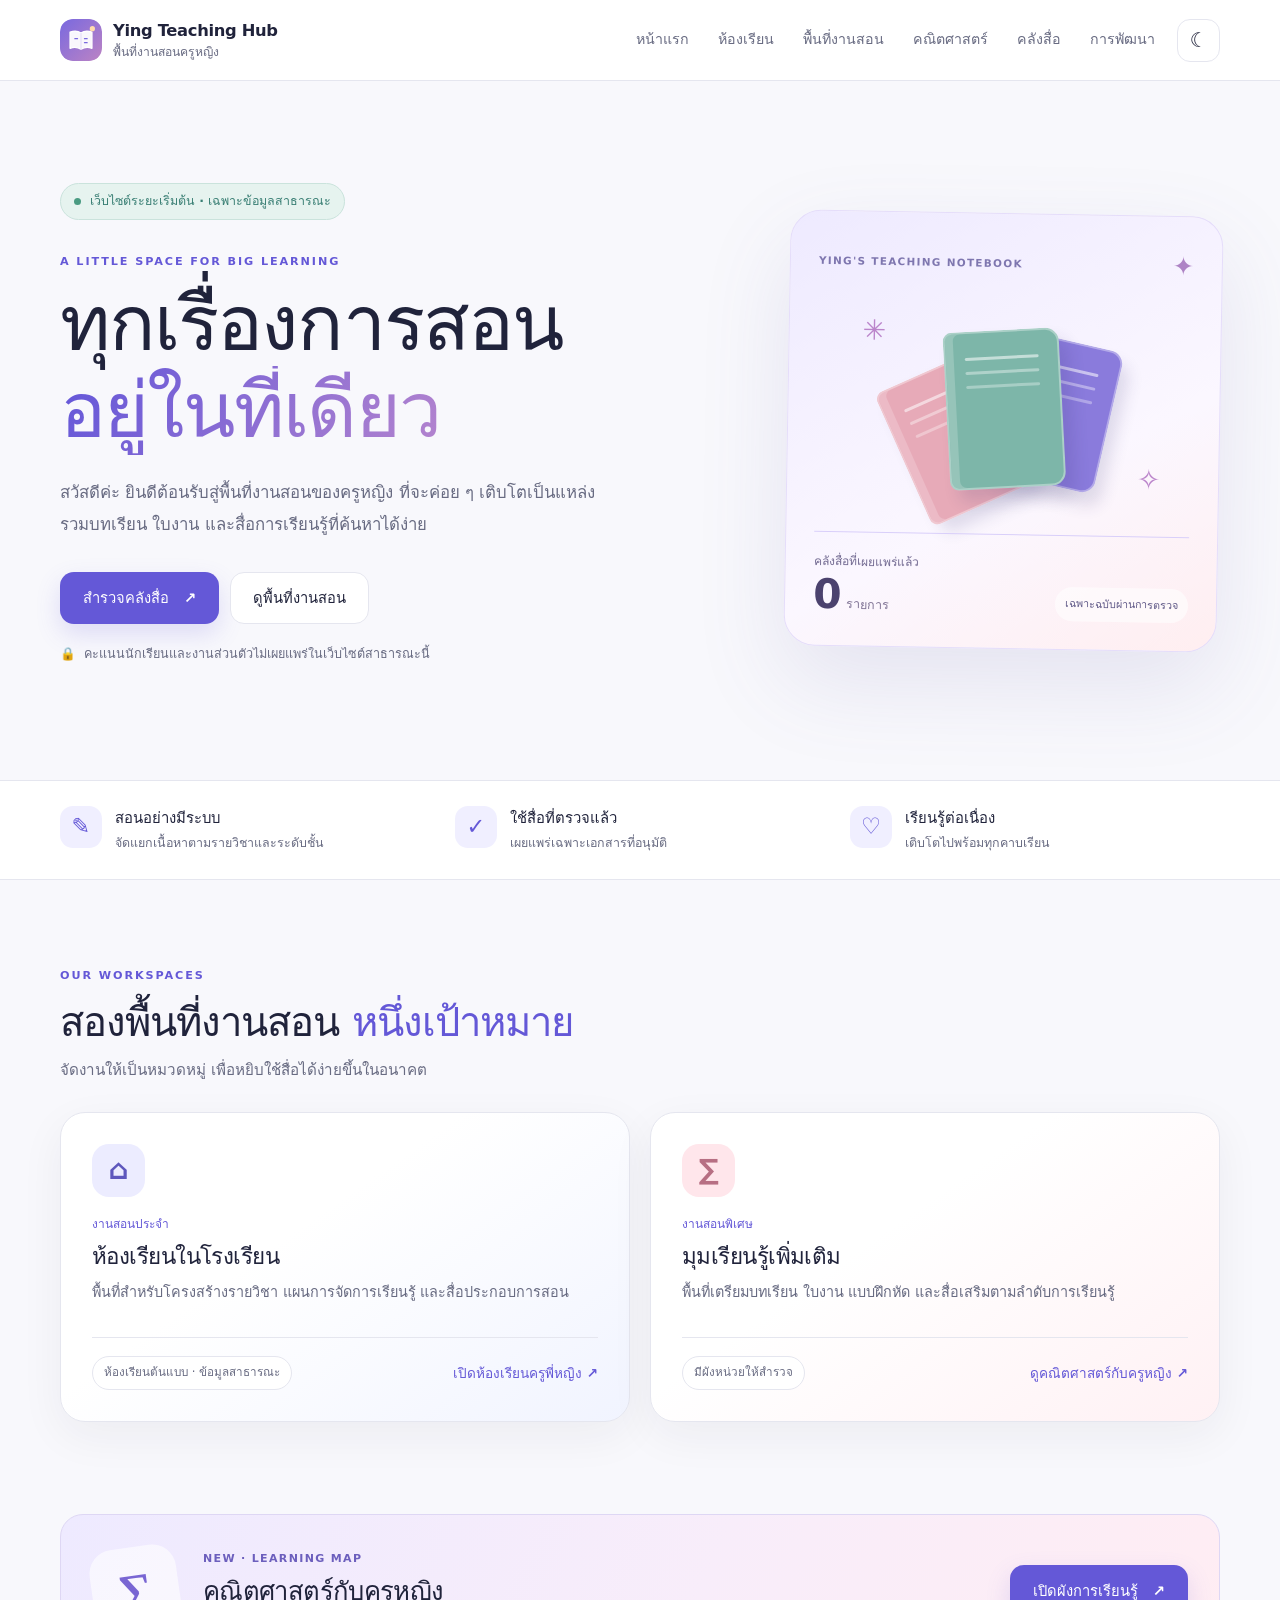
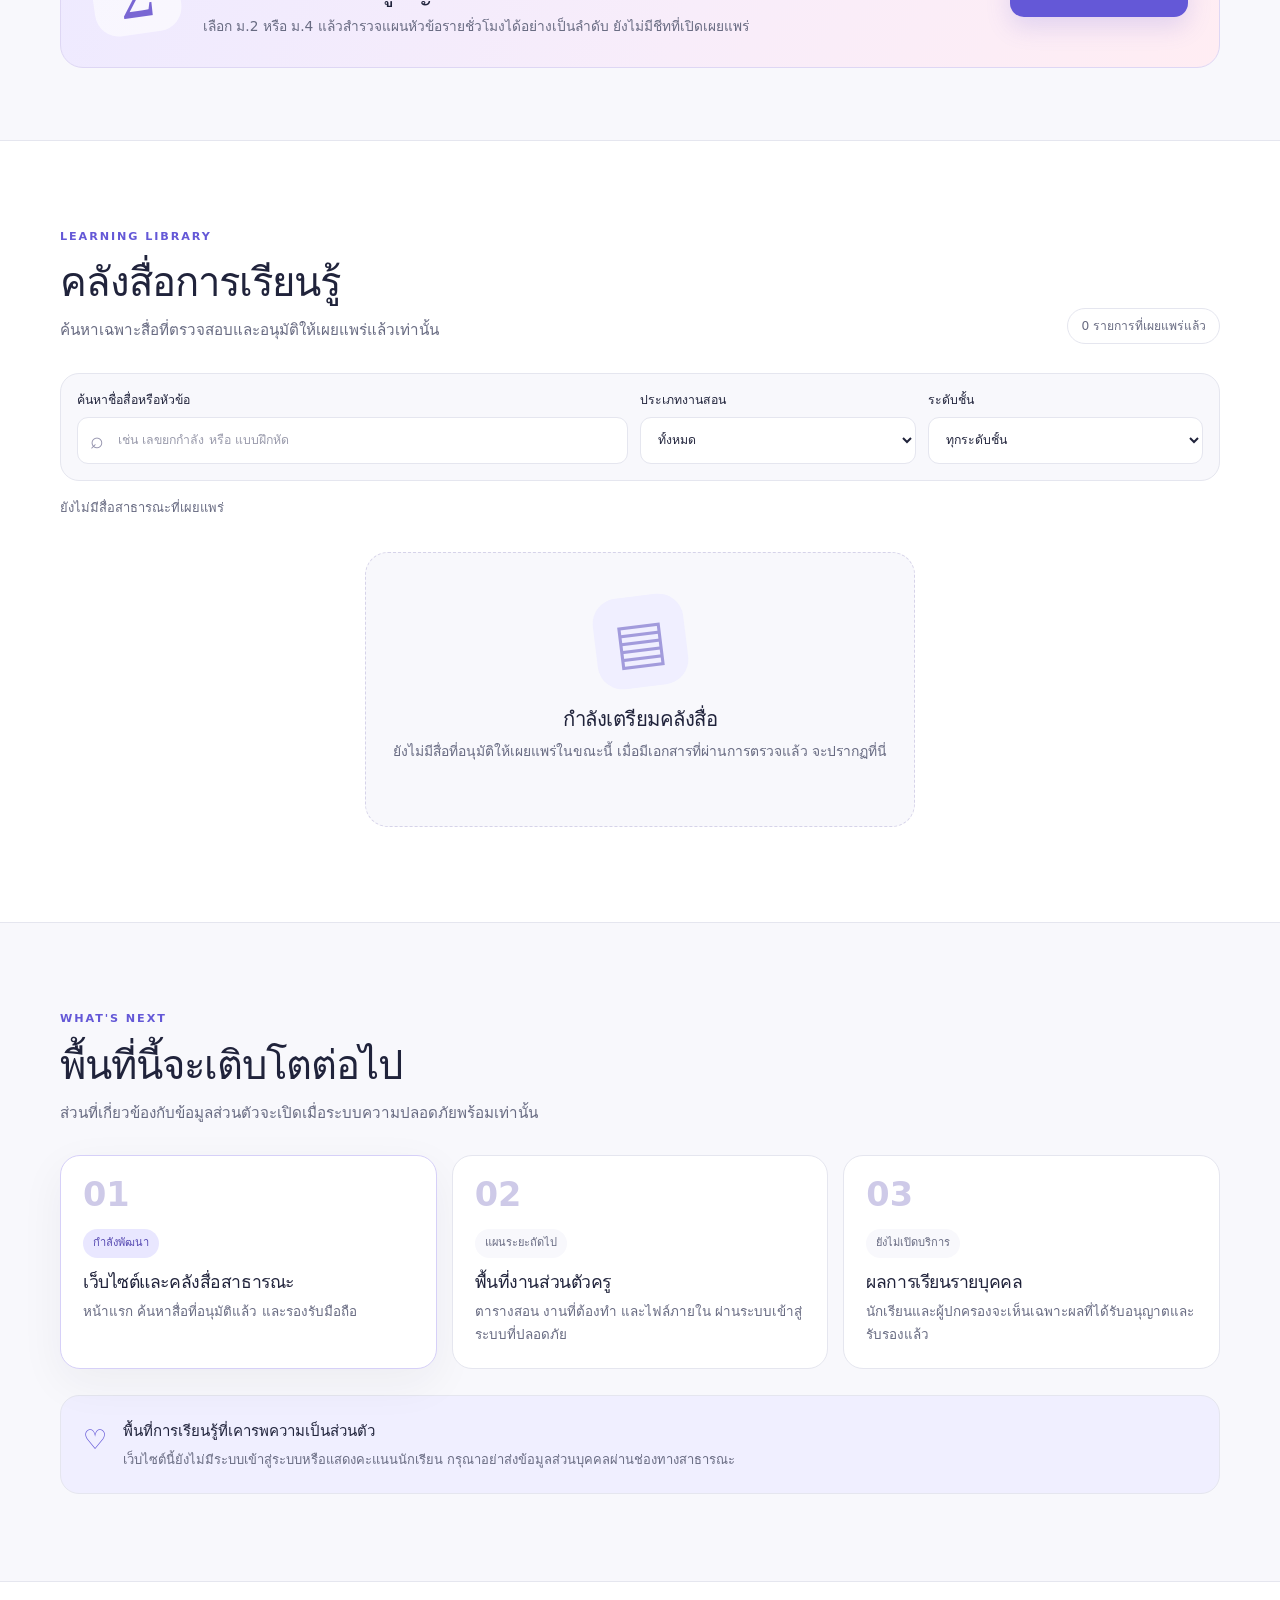
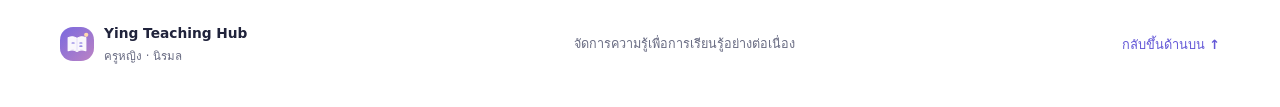
<file: index.html>
<!doctype html>
<html lang="th">
<head>
  <meta charset="UTF-8">
  <meta name="viewport" content="width=device-width,initial-scale=1,viewport-fit=cover">
  <meta name="description" content="Ying Teaching Hub — พื้นที่รวมสื่อการเรียนรู้สาธารณะที่ได้รับอนุมัติสำหรับครูหญิง">
  <meta name="theme-color" content="#f7f7fc">
  <meta http-equiv="Content-Security-Policy" content="default-src 'self'; script-src 'self'; style-src 'self'; img-src 'self' data:; connect-src 'self'; font-src 'self'; object-src 'none'; base-uri 'self'; form-action 'none'">
  <title>Ying Teaching Hub | ศูนย์กลางงานสอนครูหญิง</title>
  <link rel="icon" href="./assets/mark.svg" type="image/svg+xml">
  <link rel="stylesheet" href="./styles.css">
  <script src="./app.js" defer></script>
</head>
<body>
  <a class="skip-link" href="#main">ข้ามไปยังเนื้อหา</a>
  <header class="site-header">
    <div class="container header-inner">
      <a href="#home" class="brand" aria-label="Ying Teaching Hub กลับหน้าแรก">
        <img src="./assets/mark.svg" alt="" width="42" height="42">
        <span class="brand-text"><strong>Ying Teaching Hub</strong><small>พื้นที่งานสอนครูหญิง</small></span>
      </a>
      <nav class="desktop-nav" aria-label="เมนูหลัก">
        <a href="#home">หน้าแรก</a><a href="./classroom/">ห้องเรียน</a><a href="#workspaces">พื้นที่งานสอน</a><a href="./math.html">คณิตศาสตร์</a><a href="#library">คลังสื่อ</a><a href="#roadmap">การพัฒนา</a>
      </nav>
      <button id="themeToggle" class="theme-button" type="button" aria-label="เปลี่ยนเป็นโหมดมืด" aria-pressed="false" title="เปลี่ยนธีม"><span id="themeIcon" aria-hidden="true">☾</span></button>
    </div>
  </header>

  <main id="main">
    <section id="home" class="hero container" aria-labelledby="heroTitle">
      <div class="hero-copy">
        <span class="eyebrow"><span class="status-dot"></span> เว็บไซต์ระยะเริ่มต้น · เฉพาะข้อมูลสาธารณะ</span>
        <p class="kicker">A LITTLE SPACE FOR BIG LEARNING</p>
        <h1 id="heroTitle">ทุกเรื่องการสอน<br><span class="gradient-text">อยู่ในที่เดียว</span></h1>
        <p class="hero-desc">สวัสดีค่ะ ยินดีต้อนรับสู่พื้นที่งานสอนของครูหญิง ที่จะค่อย ๆ เติบโตเป็นแหล่งรวมบทเรียน ใบงาน และสื่อการเรียนรู้ที่ค้นหาได้ง่าย</p>
        <div class="hero-actions">
          <a class="button primary" href="#library">สำรวจคลังสื่อ <span aria-hidden="true">↗</span></a>
          <a class="button secondary" href="#workspaces">ดูพื้นที่งานสอน</a>
        </div>
        <p class="privacy-note"><span aria-hidden="true">🔒</span> คะแนนนักเรียนและงานส่วนตัวไม่เผยแพร่ในเว็บไซต์สาธารณะนี้</p>
      </div>
      <aside class="hero-card" aria-label="ภาพรวมพื้นที่สาธารณะ">
        <div class="note-header"><span class="note-mini-label">YING'S TEACHING NOTEBOOK</span><span class="note-sparkle" aria-hidden="true">✦</span></div>
        <div class="note-illustration" aria-hidden="true"><span class="book book-one"></span><span class="book book-two"></span><span class="book book-three"></span><span class="illustration-star star-one">✳</span><span class="illustration-star star-two">✧</span></div>
        <div class="note-bottom">
          <div><span class="label-overline">คลังสื่อที่เผยแพร่แล้ว</span><strong id="publicCount" class="big-number">—</strong><span class="label-suffix">รายการ</span></div>
          <span class="soft-pill">เฉพาะฉบับผ่านการตรวจ</span>
        </div>
        <div class="note-doodle" aria-hidden="true"></div>
      </aside>
    </section>

    <section class="intro-band" aria-label="แนวทางของเว็บไซต์">
      <div class="container intro-grid">
        <div><span class="small-icon" aria-hidden="true">✎</span><div><strong>สอนอย่างมีระบบ</strong><p>จัดแยกเนื้อหาตามรายวิชาและระดับชั้น</p></div></div>
        <div><span class="small-icon" aria-hidden="true">✓</span><div><strong>ใช้สื่อที่ตรวจแล้ว</strong><p>เผยแพร่เฉพาะเอกสารที่อนุมัติ</p></div></div>
        <div><span class="small-icon" aria-hidden="true">♡</span><div><strong>เรียนรู้ต่อเนื่อง</strong><p>เติบโตไปพร้อมทุกคาบเรียน</p></div></div>
      </div>
    </section>

    <section id="workspaces" class="section container" aria-labelledby="workspaceTitle">
      <div class="section-heading"><div><p class="section-kicker">OUR WORKSPACES</p><h2 id="workspaceTitle">สองพื้นที่งานสอน <span class="heading-accent">หนึ่งเป้าหมาย</span></h2><p>จัดงานให้เป็นหมวดหมู่ เพื่อหยิบใช้สื่อได้ง่ายขึ้นในอนาคต</p></div></div>
      <div class="workspace-grid">
        <article class="workspace-card school-card">
          <div class="workspace-icon" aria-hidden="true">⌂</div>
          <span class="workspace-type">งานสอนประจำ</span><h3>ห้องเรียนในโรงเรียน</h3>
          <p>พื้นที่สำหรับโครงสร้างรายวิชา แผนการจัดการเรียนรู้ และสื่อประกอบการสอน</p>
          <div class="card-footer"><span class="muted-status">ห้องเรียนต้นแบบ · ข้อมูลสาธารณะ</span><a href="./classroom/">เปิดห้องเรียนครูพี่หญิง <span aria-hidden="true">↗</span></a></div>
        </article>
        <article class="workspace-card tutoring-card">
          <div class="workspace-icon" aria-hidden="true">∑</div>
          <span class="workspace-type">งานสอนพิเศษ</span><h3>มุมเรียนรู้เพิ่มเติม</h3>
          <p>พื้นที่เตรียมบทเรียน ใบงาน แบบฝึกหัด และสื่อเสริมตามลำดับการเรียนรู้</p>
          <div class="card-footer"><span class="muted-status">มีผังหน่วยให้สำรวจ</span><a href="./math.html">ดูคณิตศาสตร์กับครูหญิง <span aria-hidden="true">↗</span></a></div>
        </article>
      </div>
    </section>

    <section class="math-feature-section container" aria-labelledby="mathFeatureTitle">
      <div class="math-feature">
        <div class="math-feature-symbol" aria-hidden="true">∑</div>
        <div><span class="math-feature-eyebrow">NEW · LEARNING MAP</span><h2 id="mathFeatureTitle">คณิตศาสตร์กับครูหญิง</h2><p>เลือก ม.2 หรือ ม.4 แล้วสำรวจแผนหัวข้อรายชั่วโมงได้อย่างเป็นลำดับ ยังไม่มีชีทที่เปิดเผยแพร่</p></div>
        <a class="button primary" href="./math.html">เปิดผังการเรียนรู้ <span aria-hidden="true">↗</span></a>
      </div>
    </section>

    <section id="library" class="section library-section" aria-labelledby="libraryTitle">
      <div class="container">
        <div class="section-heading library-heading">
          <div><p class="section-kicker">LEARNING LIBRARY</p><h2 id="libraryTitle">คลังสื่อการเรียนรู้</h2><p>ค้นหาเฉพาะสื่อที่ตรวจสอบและอนุมัติให้เผยแพร่แล้วเท่านั้น</p></div>
          <span class="library-count" id="catalogCount" aria-live="polite">กำลังตรวจสอบรายการ…</span>
        </div>
        <div class="filters" role="search">
          <label class="field search-field"><span>ค้นหาชื่อสื่อหรือหัวข้อ</span><span class="input-shell"><span aria-hidden="true">⌕</span><input id="searchInput" type="search" autocomplete="off" placeholder="เช่น เลขยกกำลัง หรือ แบบฝึกหัด" /></span></label>
          <label class="field"><span>ประเภทงานสอน</span><select id="workspaceFilter"><option value="all">ทั้งหมด</option><option value="school">งานสอนประจำ</option><option value="tutoring">งานสอนพิเศษ</option></select></label>
          <label class="field"><span>ระดับชั้น</span><select id="levelFilter"><option value="all">ทุกระดับชั้น</option></select></label>
        </div>
        <div id="catalogMessage" class="catalog-message" role="status" aria-live="polite">กำลังโหลดคลังสื่อ…</div>
        <div id="materialGrid" class="material-grid" aria-label="รายการสื่อที่ได้รับอนุมัติ"></div>
        <div id="emptyState" class="empty-state" hidden>
          <div class="empty-art" aria-hidden="true">▤</div>
          <h3 id="emptyTitle">กำลังเตรียมคลังสื่อ</h3>
          <p id="emptyDescription">ยังไม่มีสื่อที่อนุมัติให้เผยแพร่ในขณะนี้ หากมีสื่อใหม่จะปรากฏที่นี่</p>
          <button type="button" id="resetFilters" class="button small secondary" hidden>ล้างตัวกรอง</button>
        </div>
      </div>
    </section>

    <section id="roadmap" class="section container" aria-labelledby="roadmapTitle">
      <div class="section-heading"><div><p class="section-kicker">WHAT'S NEXT</p><h2 id="roadmapTitle">พื้นที่นี้จะเติบโตต่อไป</h2><p>ส่วนที่เกี่ยวข้องกับข้อมูลส่วนตัวจะเปิดเมื่อระบบความปลอดภัยพร้อมเท่านั้น</p></div></div>
      <div class="roadmap-grid">
        <article class="roadmap-card active"><span class="step-number">01</span><span class="step-state">กำลังพัฒนา</span><h3>เว็บไซต์และคลังสื่อสาธารณะ</h3><p>หน้าแรก ค้นหาสื่อที่อนุมัติแล้ว และรองรับมือถือ</p></article>
        <article class="roadmap-card"><span class="step-number">02</span><span class="step-state">แผนระยะถัดไป</span><h3>พื้นที่งานส่วนตัวครู</h3><p>ตารางสอน งานที่ต้องทำ และไฟล์ภายใน ผ่านระบบเข้าสู่ระบบที่ปลอดภัย</p></article>
        <article class="roadmap-card"><span class="step-number">03</span><span class="step-state">ยังไม่เปิดบริการ</span><h3>ผลการเรียนรายบุคคล</h3><p>นักเรียนและผู้ปกครองจะเห็นเฉพาะผลที่ได้รับอนุญาตและรับรองแล้ว</p></article>
      </div>
      <div class="safety-banner"><span class="safety-symbol" aria-hidden="true">♡</span><div><strong>พื้นที่การเรียนรู้ที่เคารพความเป็นส่วนตัว</strong><p>เว็บไซต์นี้ยังไม่มีระบบเข้าสู่ระบบหรือแสดงคะแนนนักเรียน กรุณาอย่าส่งข้อมูลส่วนบุคคลผ่านช่องทางสาธารณะ</p></div></div>
    </section>
  </main>

  <footer class="site-footer">
    <div class="container footer-inner">
      <div class="footer-brand"><img src="./assets/mark.svg" alt="" width="34" height="34"><div><strong>Ying Teaching Hub</strong><small>ครูหญิง · นิรมล</small></div></div>
      <p>จัดการความรู้เพื่อการเรียนรู้อย่างต่อเนื่อง</p>
      <a href="#home">กลับขึ้นด้านบน ↑</a>
    </div>
  </footer>

  <nav class="mobile-nav" aria-label="เมนูมือถือ">
    <a href="#home"><span aria-hidden="true">⌂</span>หน้าแรก</a>
    <a href="./math.html"><span aria-hidden="true">∑</span>คณิตศาสตร์</a>
    <a href="#library"><span aria-hidden="true">▤</span>คลังสื่อ</a>
    <a href="./classroom/"><span aria-hidden="true">⌂</span>ห้องเรียน</a>
  </nav>
</body>
</html>
</file>
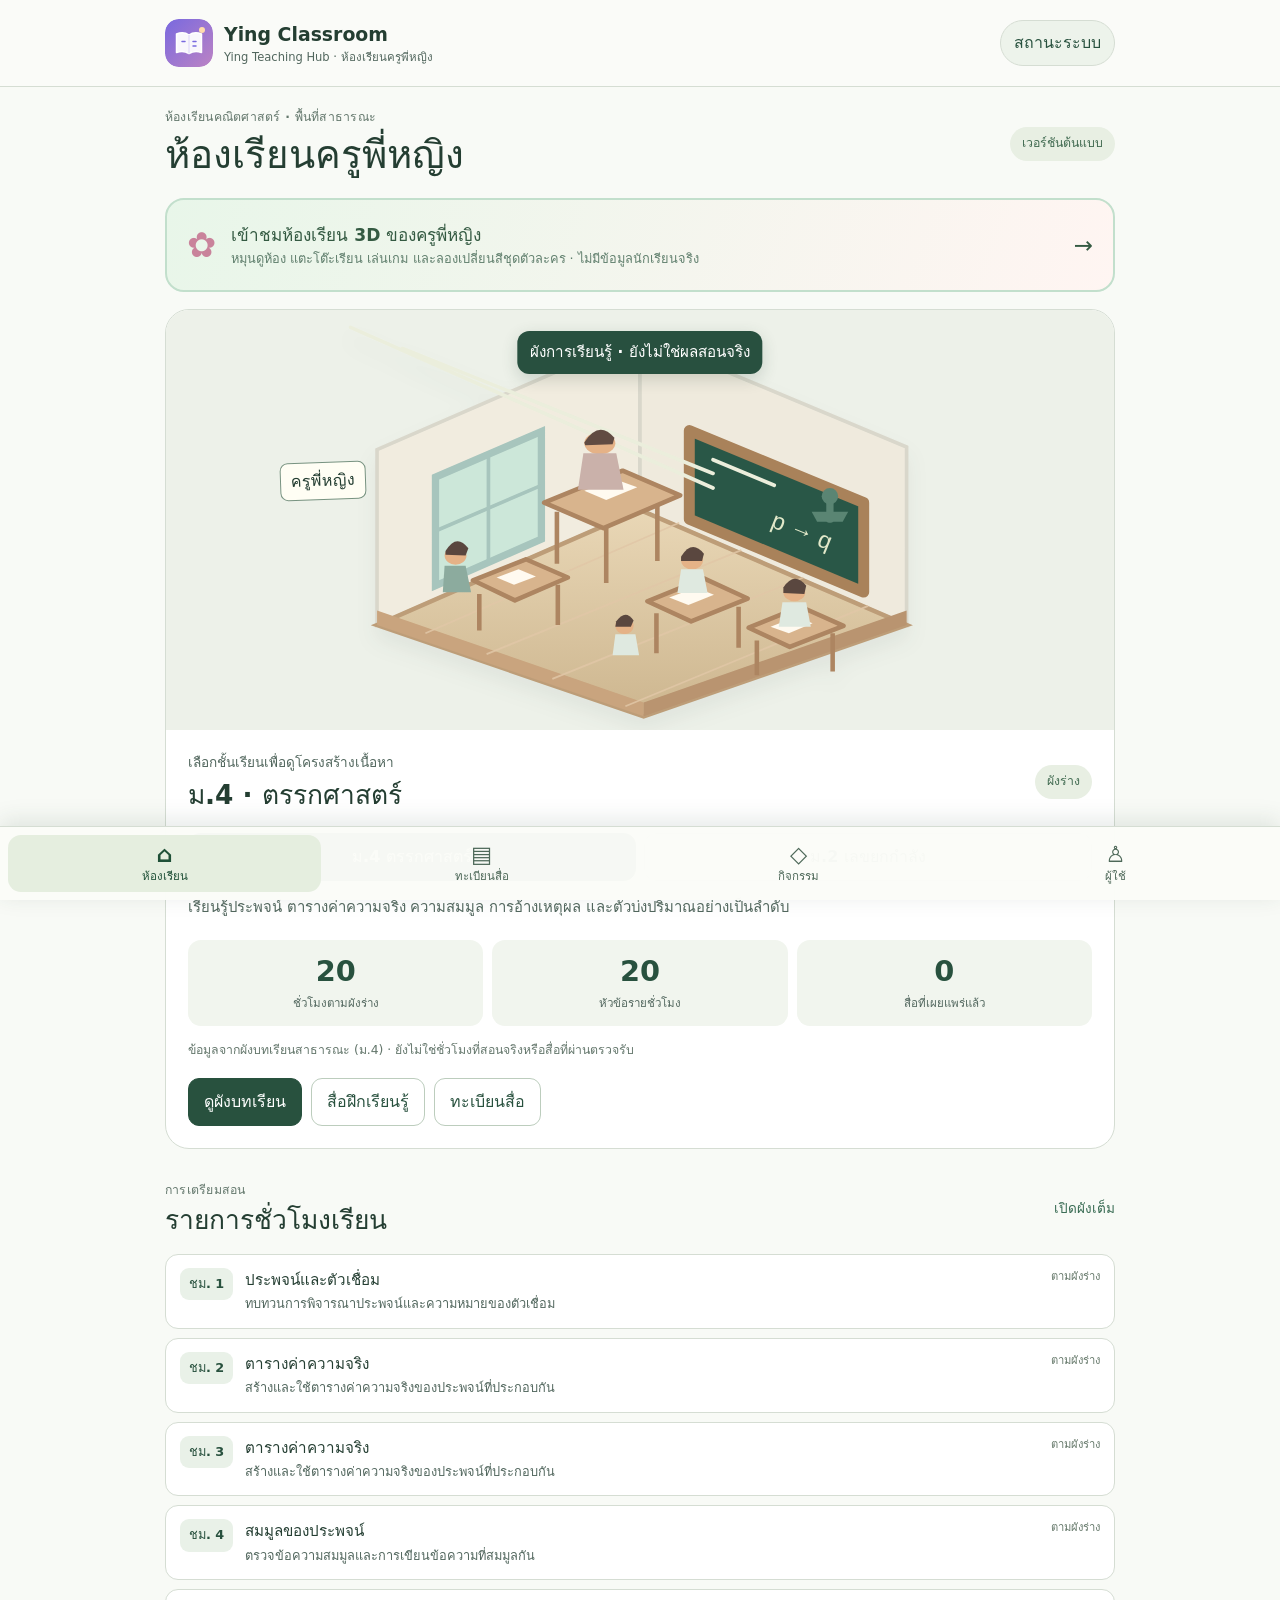
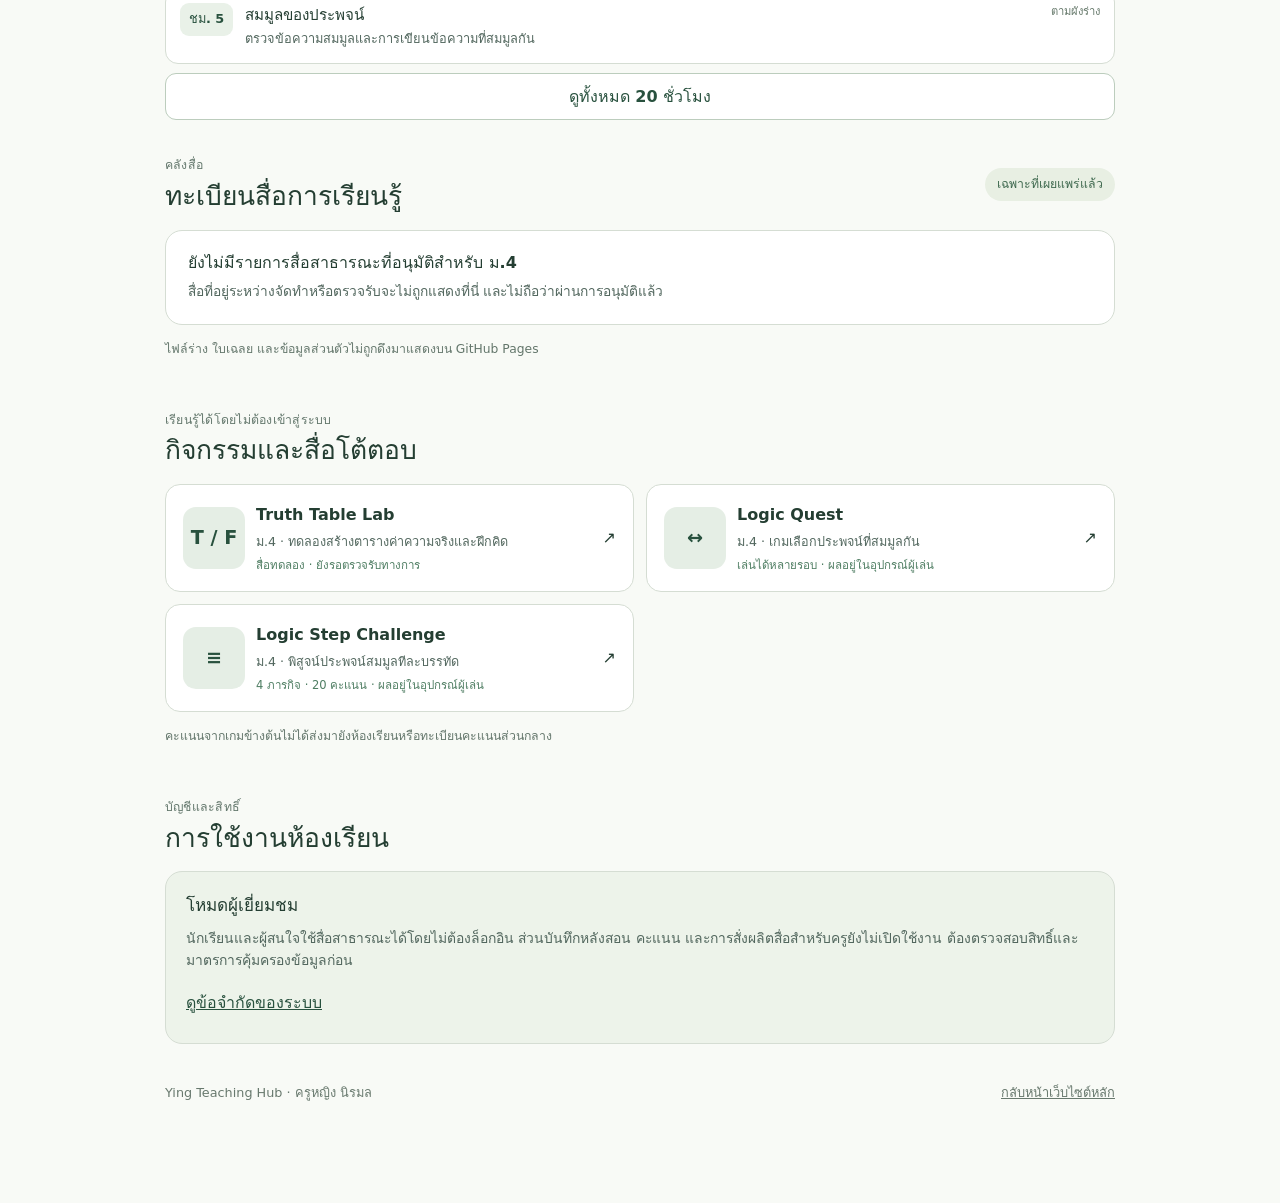
<file: classroom/index.html>
<!doctype html>
<html lang="th">
<head>
  <meta charset="utf-8">
  <meta name="viewport" content="width=device-width, initial-scale=1, viewport-fit=cover">
  <meta name="description" content="ห้องเรียนครูพี่หญิง — ภาพรวมคณิตศาสตร์ ม.2 และ ม.4 สื่อสาธารณะและกิจกรรมการเรียนรู้">
  <meta name="theme-color" content="#f8faf6">
  <meta http-equiv="Content-Security-Policy" content="default-src 'self'; script-src 'self'; style-src 'self'; img-src 'self' data:; connect-src 'self'; font-src 'self'; object-src 'none'; base-uri 'self'; form-action 'none'">
  <title>ห้องเรียนครูพี่หญิง | Ying Teaching Hub</title>
  <link rel="icon" type="image/svg+xml" href="../assets/mark.svg">
  <link rel="stylesheet" href="./classroom.css">
  <script src="./classroom.js" defer></script>
</head>
<body>
  <a href="#main" class="skip">ข้ามไปยังเนื้อหา</a>
  <header class="site-header">
    <div class="shell header-inner">
      <a href="../index.html" class="brand">
        <img src="../assets/mark.svg" alt="" width="48" height="48">
        <span><strong>Ying Classroom</strong><small>Ying Teaching Hub · ห้องเรียนครูพี่หญิง</small></span>
      </a>
      <button id="aboutButton" type="button" class="status-action" aria-haspopup="dialog">สถานะระบบ</button>
    </div>
  </header>
  <main id="main" class="shell">
    <section id="room" class="room-section" aria-labelledby="pageTitle">
      <div class="section-top"><div><p class="eyebrow">ห้องเรียนคณิตศาสตร์ · พื้นที่สาธารณะ</p><h1 id="pageTitle">ห้องเรียนครูพี่หญิง</h1></div><span class="status-pill">เวอร์ชันต้นแบบ</span></div>
      <a href="./world/" class="world-entry"><span class="world-flower" aria-hidden="true">✿</span><span><strong>เข้าชมห้องเรียน 3D ของครูพี่หญิง</strong><small>หมุนดูห้อง แตะโต๊ะเรียน เล่นเกม และลองเปลี่ยนสีชุดตัวละคร · ไม่มีข้อมูลนักเรียนจริง</small></span><span aria-hidden="true">→</span></a>
      <div class="classroom-panel">
        <div class="scene">
          <span class="scene-badge">ผังการเรียนรู้ · ยังไม่ใช่ผลสอนจริง</span>
          <span class="teacher-label">ครูพี่หญิง</span>
          <svg class="room-art" viewBox="0 0 720 460" role="img" aria-label="ภาพวาดห้องเรียนแบบสามมิติ มีกระดานคณิตศาสตร์ โต๊ะนักเรียน และครู">
            <defs>
              <linearGradient id="floor" x1="0" y1="0" x2="0" y2="1"><stop offset="0" stop-color="#e9d7b6"/><stop offset="1" stop-color="#cdb68f"/></linearGradient>
            </defs>
            <path d="M72 153 360 28 652 150 364 284Z" fill="#f7f2e7"/>
            <path d="M72 153 360 28 360 219 72 345Z" fill="#f1ecdf" stroke="#d9d7cb" stroke-width="4"/>
            <path d="M360 28 652 150 652 345 360 219Z" fill="#efeadd" stroke="#d9d7cb" stroke-width="4"/>
            <path d="M72 345 360 219 652 345 364 445Z" fill="url(#floor)" stroke="#bd9d78" stroke-width="5"/>
            <path d="M72 345 364 445 364 430 72 329Z" fill="#c9a47e"/>
            <path d="M364 445 652 345 652 329 364 430Z" fill="#b99470"/>
            <g stroke="#e1c7a7" stroke-width="2" opacity=".85"><path d="M125 354 403 233M192 377 471 263M264 404 539 293M344 434 610 324"/></g>
            <path d="m414 132 191 79 0 98-191-80Z" fill="#295747" stroke="#a9825a" stroke-width="12" stroke-linejoin="round"/>
            <g stroke="#ebeedc" stroke-width="4" stroke-linecap="round"><path d="m440 164 67 28M440 179 100 42M440 195 43 19"/></g>
            <text x="502" y="237" transform="rotate(22 502 237)" fill="#e2e9ca" font-size="26" font-family="sans-serif">p → q</text>
            <path d="m136 183 116-50 0 118-116 51Z" fill="#cce7d9" stroke="#a7c5bd" stroke-width="8"/>
            <path d="m194 156 0 118M136 242 252 192" stroke="#a7c5bd" stroke-width="4"/>
            <g stroke="#ad8561" stroke-width="5" fill="#d8b48d" stroke-linejoin="round">
              <path d="m255 211 86-35 63 27-84 36Z"/><path d="m269 221 0 57m110-64 0 61m-56-37 0 61"/>
              <path d="m177 296 58-23 46 20-58 25Z"/><path d="m184 311 0 40m86-50 0 44"/>
              <path d="m368 319 62-25 48 22-62 25Z"/><path d="m378 332 0 44m90-51 0 45"/>
              <path d="m479 348 57-23 47 21-59 23Z"/><path d="m488 362 0 38m83-46 0 42"/>
            </g>
            <g fill="#fffaf0"><path d="m299 198 33-13 25 9-34 14Z"/><path d="m203 293 24-9 19 8-24 9Z"/><path d="m392 315 29-11 20 8-28 11Z"/><path d="m503 347 28-11 18 7-26 11Z"/></g>
            <g>
              <ellipse cx="316" cy="146" rx="17" ry="12" fill="#e5b287"/><path d="M299 145q16-25 33-5l-2 7-30 1Z" fill="#614b42"/><path d="m298 157 36 0 8 40-50 0Z" fill="#cab1aa"/>
              <ellipse cx="158" cy="269" rx="12" ry="10" fill="#e5b287"/><path d="m147 264q12-20 25-3l-3 8-22-1Z" fill="#5a473f"/><path d="m146 280 23 0 6 29-31 0Z" fill="#8cab9e"/>
              <ellipse cx="417" cy="274" rx="12" ry="10" fill="#e5b287"/><path d="m405 270q12-19 25-3l-2 8-23 0Z" fill="#5a473f"/><path d="m405 284 24 0 5 26-33 0Z" fill="#dfe9e0"/>
              <ellipse cx="529" cy="309" rx="12" ry="10" fill="#e5b287"/><path d="m517 304q12-18 25-2l-2 9-23-1Z" fill="#5a473f"/><path d="m516 320 26 0 5 27-35 0Z" fill="#dfe9e0"/>
              <ellipse cx="343" cy="346" rx="10" ry="9" fill="#e5b287"/><path d="m334 341q10-14 19-1l-3 7-17 0Z" fill="#5a473f"/><path d="m333 355 22 0 4 23-29 0Z" fill="#dfe9e0"/>
            </g>
            <g fill="#5a8573"><circle cx="568" cy="204" r="9"/><rect x="564" y="207" width="8" height="26" rx="3"/><path d="M548 221h40l-6 11h-28Z"/></g>
          </svg>
        </div>
        <div class="panel-content">
          <div class="panel-head"><div><p class="muted-line">เลือกชั้นเรียนเพื่อดูโครงสร้างเนื้อหา</p><h2 id="currentCourseHeading">ม.4 · ตรรกศาสตร์</h2></div><span class="light-pill" id="courseStatus">ผังร่าง</span></div>
          <div class="course-switch" role="group" aria-label="เลือกระดับชั้น">
            <button type="button" class="active" data-course="m4" aria-pressed="true">ม.4 ตรรกศาสตร์</button>
            <button type="button" data-course="m2" aria-pressed="false">ม.2 เลขยกกำลัง</button>
          </div>
          <p id="courseDescription" class="course-desc">กำลังโหลดผังบทเรียน…</p>
          <div class="stat-grid">
            <div class="stat"><strong id="plannedHours">—</strong><small>ชั่วโมงตามผังร่าง</small></div>
            <div class="stat"><strong id="listedLessons">—</strong><small>หัวข้อรายชั่วโมง</small></div>
            <div class="stat"><strong id="approvedMaterials">—</strong><small>สื่อที่เผยแพร่แล้ว</small></div>
          </div>
          <p class="source-note" id="sourceNote">ผังนี้เป็นข้อมูลสาธิต ไม่ใช่ตารางสอนจริงหรือผลการสอน</p>
          <div class="main-actions"><a class="action primary" href="../math.html" id="openMath">ดูผังบทเรียน</a><a class="action" href="#activities">สื่อฝึกเรียนรู้</a><a class="action" href="#materials">ทะเบียนสื่อ</a></div>
        </div>
      </div>
    </section>
    <section id="lessons" class="content-section" aria-labelledby="lessonTitle">
      <div class="section-head"><div><p class="eyebrow">การเตรียมสอน</p><h2 id="lessonTitle">รายการชั่วโมงเรียน</h2></div><a href="../math.html" class="plain-link">เปิดผังเต็ม</a></div>
      <div id="lessonList" class="lesson-list" aria-live="polite"><p class="empty">กำลังโหลดข้อมูลผังบทเรียน…</p></div>
    </section>
    <section id="materials" class="content-section" aria-labelledby="materialsTitle">
      <div class="section-head"><div><p class="eyebrow">คลังสื่อ</p><h2 id="materialsTitle">ทะเบียนสื่อการเรียนรู้</h2></div><span class="light-pill">เฉพาะที่เผยแพร่แล้ว</span></div>
      <div id="materialsList" class="empty-card" aria-live="polite"><h3>กำลังตรวจสอบทะเบียนสื่อสาธารณะ…</h3></div>
      <p class="source-note">ไฟล์ร่าง ใบเฉลย และข้อมูลส่วนตัวไม่ถูกดึงมาแสดงบน GitHub Pages</p>
    </section>
    <section id="activities" class="content-section" aria-labelledby="activityTitle">
      <div class="section-head"><div><p class="eyebrow">เรียนรู้ได้โดยไม่ต้องเข้าสู่ระบบ</p><h2 id="activityTitle">กิจกรรมและสื่อโต้ตอบ</h2></div></div>
      <div class="feature-grid">
        <a class="feature-card" href="../logic/truth-table.html"><span class="feature-icon" aria-hidden="true">T / F</span><span class="feature-info"><strong>Truth Table Lab</strong><small>ม.4 · ทดลองสร้างตารางค่าความจริงและฝึกคิด</small><span class="feature-meta">สื่อทดลอง · ยังรอตรวจรับทางการ</span></span><span aria-hidden="true">↗</span></a>
        <a class="feature-card" href="../games/logic-equivalence/"><span class="feature-icon" aria-hidden="true">↔</span><span class="feature-info"><strong>Logic Quest</strong><small>ม.4 · เกมเลือกประพจน์ที่สมมูลกัน</small><span class="feature-meta">เล่นได้หลายรอบ · ผลอยู่ในอุปกรณ์ผู้เล่น</span></span><span aria-hidden="true">↗</span></a>
        <a class="feature-card" href="../games/logic-step-challenge/"><span class="feature-icon" aria-hidden="true">≡</span><span class="feature-info"><strong>Logic Step Challenge</strong><small>ม.4 · พิสูจน์ประพจน์สมมูลทีละบรรทัด</small><span class="feature-meta">4 ภารกิจ · 20 คะแนน · ผลอยู่ในอุปกรณ์ผู้เล่น</span></span><span aria-hidden="true">↗</span></a>
      </div>
      <p class="source-note">คะแนนจากเกมข้างต้นไม่ได้ส่งมายังห้องเรียนหรือทะเบียนคะแนนส่วนกลาง</p>
    </section>
    <section id="account" class="content-section account-section" aria-labelledby="accountTitle">
      <div class="section-head"><div><p class="eyebrow">บัญชีและสิทธิ์</p><h2 id="accountTitle">การใช้งานห้องเรียน</h2></div></div>
      <div class="account-card"><strong>โหมดผู้เยี่ยมชม</strong><p>นักเรียนและผู้สนใจใช้สื่อสาธารณะได้โดยไม่ต้องล็อกอิน ส่วนบันทึกหลังสอน คะแนน และการสั่งผลิตสื่อสำหรับครูยังไม่เปิดใช้งาน ต้องตรวจสอบสิทธิ์และมาตรการคุ้มครองข้อมูลก่อน</p><button class="text-button" id="accountInfoButton" type="button">ดูข้อจำกัดของระบบ</button></div>
    </section>
  </main>
  <footer class="footer shell"><span>Ying Teaching Hub · ครูหญิง นิรมล</span><a href="../index.html">กลับหน้าเว็บไซต์หลัก</a></footer>
  <nav class="mobile-nav" aria-label="เมนูด้านล่าง">
    <a href="#room" class="selected"><span aria-hidden="true">⌂</span>ห้องเรียน</a>
    <a href="#materials"><span aria-hidden="true">▤</span>ทะเบียนสื่อ</a>
    <a href="#activities"><span aria-hidden="true">◇</span>กิจกรรม</a>
    <a href="#account"><span aria-hidden="true">♙</span>ผู้ใช้</a>
  </nav>
  <dialog id="statusDialog" aria-labelledby="dialogTitle">
    <div class="dialog-body"><h2 id="dialogTitle">สถานะระบบห้องเรียน</h2><p>หน้าห้องเรียนนี้เป็นต้นแบบสาธารณะ อ่านผังบทเรียนจาก JSON และนับสื่อที่อนุมัติจากทะเบียนสาธารณะเท่านั้น ยังไม่มีระบบติดตามการสอนจริง คิวสั่งผลิตสื่อ บันทึกหลังสอน หรือทะเบียนคะแนน</p><p>ฟังก์ชันของครูจะเชื่อมกับระบบที่มีสิทธิ์และผ่านการทดสอบความปลอดภัยก่อน ไม่ใช้หน้า GitHub Pages เก็บข้อมูลส่วนตัวโดยตรง</p><button type="button" class="action primary" id="closeDialog">ปิด</button></div>
  </dialog>
</body>
</html>
</file>
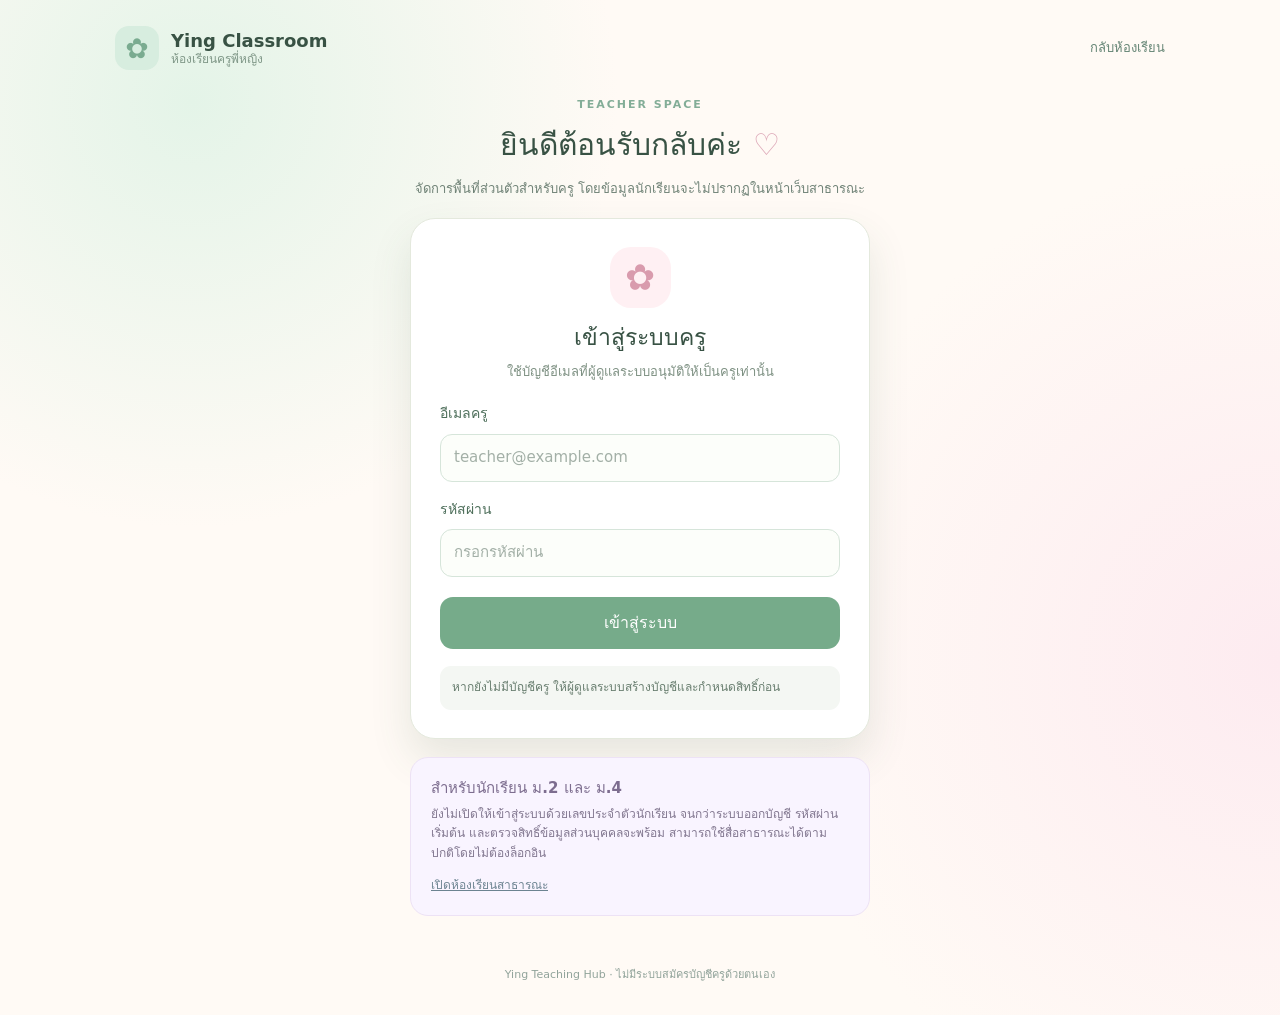
<file: classroom/login/index.html>
<!doctype html>
<html lang="th">
<head>
<meta charset="utf-8">
<meta name="viewport" content="width=device-width,initial-scale=1,viewport-fit=cover">
<meta name="theme-color" content="#f7f8f5">
<meta name="description" content="เข้าสู่ระบบครูพี่หญิง — บัญชีครูได้รับสิทธิ์ผ่าน Supabase Auth">
<meta http-equiv="Content-Security-Policy" content="default-src 'self'; script-src 'self'; style-src 'self'; img-src 'self' data:; connect-src 'self' https://zutekwbsqdhcnvcppvjx.supabase.co; font-src 'self'; object-src 'none'; base-uri 'self'; form-action 'none'">
<title>เข้าสู่ระบบครู | Ying Classroom</title>
<link rel="stylesheet" href="./login.css">
<script src="../auth/auth-core.js" defer></script>
<script src="./login.js" defer></script>
</head>
<body>
<a class="skip" href="#main">ข้ามไปยังแบบฟอร์ม</a>
<header class="top"><a class="brand" href="../world/"><span class="brand-mark" aria-hidden="true">✿</span><span><strong>Ying Classroom</strong><small>ห้องเรียนครูพี่หญิง</small></span></a><a class="back" href="../world/">กลับห้องเรียน</a></header>
<main id="main" class="wrap">
<section class="welcome">
<p class="eyebrow">TEACHER SPACE</p>
<h1>ยินดีต้อนรับกลับค่ะ <span aria-hidden="true">♡</span></h1>
<p>จัดการพื้นที่ส่วนตัวสำหรับครู โดยข้อมูลนักเรียนจะไม่ปรากฏในหน้าเว็บสาธารณะ</p>
</section>
<div class="auth-card">
<div class="avatar" aria-hidden="true">✿</div>
<h2>เข้าสู่ระบบครู</h2>
<p class="hint">ใช้บัญชีอีเมลที่ผู้ดูแลระบบอนุมัติให้เป็นครูเท่านั้น</p>
<form id="loginForm" autocomplete="on">
<label for="email">อีเมลครู</label>
<input id="email" type="email" name="email" inputmode="email" autocomplete="username" required maxlength="254" placeholder="teacher@example.com">
<label for="password">รหัสผ่าน</label>
<input id="password" type="password" name="password" autocomplete="current-password" required minlength="1" placeholder="กรอกรหัสผ่าน">
<button id="submitLogin" class="primary" type="submit">เข้าสู่ระบบ</button>
</form>
<div id="dashboard" class="dashboard" hidden>
<p id="welcomeTeacher" class="teacher-name"></p>
<p class="session-note">ยืนยันตัวตนและสิทธิ์ครูแล้วเฉพาะเบราว์เซอร์นี้</p>
<div class="dashboard-actions"><a class="primary" href="../world/">กลับเข้าห้องเรียน 3D</a><a class="secondary" href="../students/">จัดการบัญชีนักเรียน</a><button type="button" id="logout" class="secondary">ออกจากระบบ</button></div>
<details class="password-change">
<summary>เปลี่ยนรหัสผ่านครู</summary>
<form id="changeForm">
<label for="newPassword">รหัสผ่านใหม่ (อย่างน้อย 12 ตัวอักษร)</label>
<input id="newPassword" type="password" name="new-password" autocomplete="new-password" minlength="12" maxlength="72" required>
<label for="confirmPassword">ยืนยันรหัสผ่านใหม่</label>
<input id="confirmPassword" type="password" name="confirm-password" autocomplete="new-password" minlength="12" maxlength="72" required>
<button class="secondary" id="changePasswordButton" type="submit">บันทึกรหัสผ่านใหม่</button>
</form>
</details>
</div>
<p class="feedback" id="feedback" role="status" aria-live="polite">หากยังไม่มีบัญชีครู ให้ผู้ดูแลระบบสร้างบัญชีและกำหนดสิทธิ์ก่อน</p>
</div>
<div class="student-note">
<h3>สำหรับนักเรียน ม.2 และ ม.4</h3>
<p>ยังไม่เปิดให้เข้าสู่ระบบด้วยเลขประจำตัวนักเรียน จนกว่าระบบออกบัญชี รหัสผ่านเริ่มต้น และตรวจสิทธิ์ข้อมูลส่วนบุคคลจะพร้อม สามารถใช้สื่อสาธารณะได้ตามปกติโดยไม่ต้องล็อกอิน</p>
<a href="../world/">เปิดห้องเรียนสาธารณะ</a>
</div>
</main>
<footer>Ying Teaching Hub · ไม่มีระบบสมัครบัญชีครูด้วยตนเอง</footer>
</body>
</html>
</file>
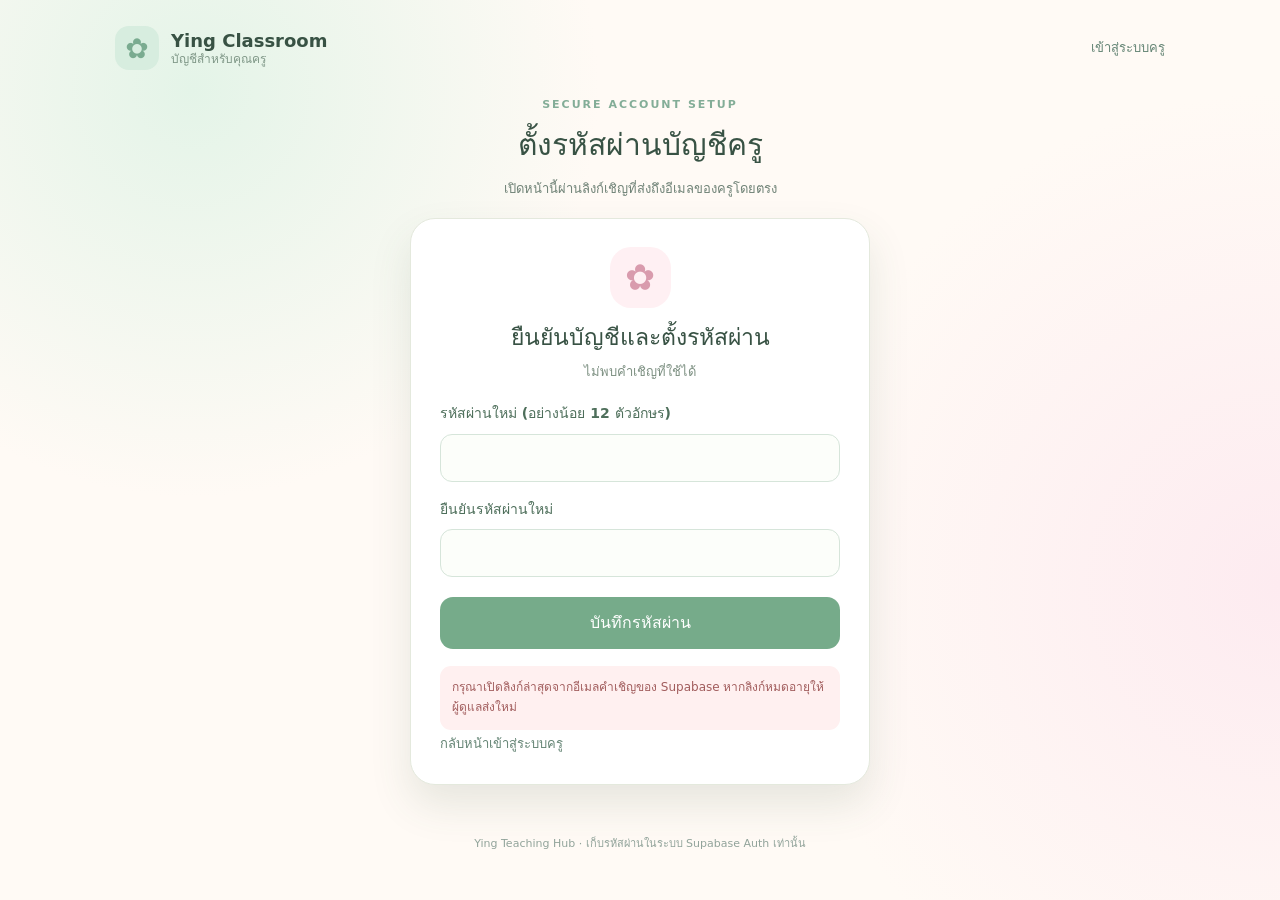
<file: classroom/setup/index.html>
<!doctype html>
<html lang="th">
<head>
<meta charset="utf-8"><meta name="viewport" content="width=device-width, initial-scale=1, viewport-fit=cover">
<meta name="theme-color" content="#fffaf5">
<meta name="description" content="ตั้งรหัสผ่านครูพี่หญิงจากคำเชิญ Supabase Auth">
<meta http-equiv="Content-Security-Policy" content="default-src 'self'; script-src 'self'; style-src 'self'; img-src 'self' data:; connect-src 'self' https://zutekwbsqdhcnvcppvjx.supabase.co; font-src 'self'; object-src 'none'; base-uri 'self'; form-action 'none'">
<title>ตั้งรหัสผ่านครู | Ying Classroom</title>
<link rel="stylesheet" href="../login/login.css">
<script src="./setup.js" defer></script>
</head>
<body>
<a class="skip" href="#main">ข้ามไปยังเนื้อหา</a>
<header class="top"><a class="brand" href="../world/"><span class="brand-mark" aria-hidden="true">✿</span><span><strong>Ying Classroom</strong><small>บัญชีสำหรับคุณครู</small></span></a><a class="back" href="../login/">เข้าสู่ระบบครู</a></header>
<main id="main" class="wrap">
 <section class="welcome"><p class="eyebrow">SECURE ACCOUNT SETUP</p><h1>ตั้งรหัสผ่านบัญชีครู</h1><p>เปิดหน้านี้ผ่านลิงก์เชิญที่ส่งถึงอีเมลของครูโดยตรง</p></section>
 <section class="auth-card">
  <div class="avatar" aria-hidden="true">✿</div>
  <h2>ยืนยันบัญชีและตั้งรหัสผ่าน</h2>
  <p class="hint" id="accountHint">กำลังตรวจสอบลิงก์เชิญ...</p>
  <form id="setupForm" hidden autocomplete="off">
   <label for="newPassword">รหัสผ่านใหม่ (อย่างน้อย 12 ตัวอักษร)</label>
   <input id="newPassword" type="password" autocomplete="new-password" minlength="12" maxlength="72" required>
   <label for="confirmPassword">ยืนยันรหัสผ่านใหม่</label>
   <input id="confirmPassword" type="password" autocomplete="new-password" minlength="12" maxlength="72" required>
   <button type="submit" id="savePassword" class="primary">บันทึกรหัสผ่าน</button>
  </form>
  <p id="setupMessage" class="feedback" role="status" aria-live="polite">ลิงก์เชิญใช้ได้ครั้งเดียวและมีอายุจำกัด</p>
  <a class="back" href="../login/">กลับหน้าเข้าสู่ระบบครู</a>
 </section>
</main>
<footer>Ying Teaching Hub · เก็บรหัสผ่านในระบบ Supabase Auth เท่านั้น</footer>
</body></html>
</file>
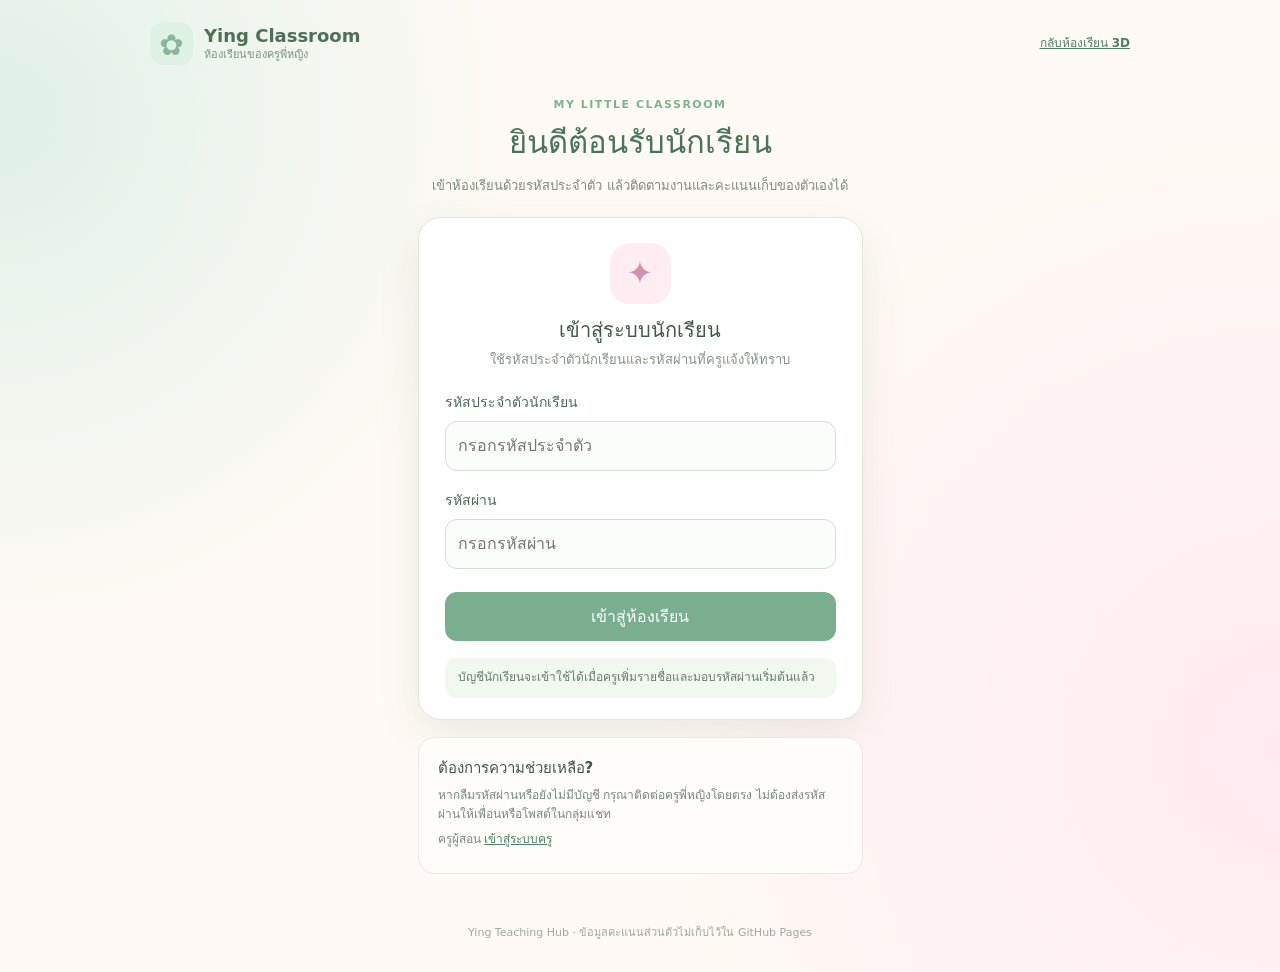
<file: classroom/student/index.html>
<!doctype html>
<html lang="th">
<head>
<meta charset="utf-8">
<meta name="viewport" content="width=device-width,initial-scale=1,viewport-fit=cover">
<meta name="theme-color" content="#f6fbf7">
<meta name="description" content="เข้าห้องเรียนครูพี่หญิงด้วยรหัสประจำตัวนักเรียนและตรวจคะแนนส่วนตัวอย่างปลอดภัย">
<meta http-equiv="Content-Security-Policy" content="default-src 'self'; script-src 'self'; style-src 'self'; img-src 'self' data:; connect-src 'self' https://zutekwbsqdhcnvcppvjx.supabase.co; font-src 'self'; object-src 'none'; base-uri 'self'; form-action 'none'">
<title>เข้าสู่ระบบนักเรียน | Ying Classroom</title>
<link rel="stylesheet" href="./student.css">
<script src="./student.js" defer></script>
</head>
<body>
<a class="skip" href="#main">ข้ามไปยังเนื้อหา</a>
<header class="header">
 <a href="../world/" class="brand"><span class="brand-icon" aria-hidden="true">✿</span><span><strong>Ying Classroom</strong><small>ห้องเรียนของครูพี่หญิง</small></span></a>
 <a href="../world/" class="back">กลับห้องเรียน 3D</a>
</header>
<main id="main" class="shell">
 <p class="eyebrow">MY LITTLE CLASSROOM</p>
 <h1>ยินดีต้อนรับนักเรียน</h1>
 <p class="subtitle">เข้าห้องเรียนด้วยรหัสประจำตัว แล้วติดตามงานและคะแนนเก็บของตัวเองได้</p>
 <section class="panel" aria-labelledby="studentTitle">
  <div class="panel-top"><span class="large-icon" aria-hidden="true">✦</span><h2 id="studentTitle">เข้าสู่ระบบนักเรียน</h2><p id="panelHint">ใช้รหัสประจำตัวนักเรียนและรหัสผ่านที่ครูแจ้งให้ทราบ</p></div>
  <form id="studentLogin" autocomplete="on">
   <label for="studentId">รหัสประจำตัวนักเรียน</label>
   <input id="studentId" name="username" type="text" inputmode="numeric" autocomplete="username" pattern="[0-9]{3,16}" maxlength="16" placeholder="กรอกรหัสประจำตัว" required>
   <label for="studentPassword">รหัสผ่าน</label>
   <input id="studentPassword" name="password" type="password" autocomplete="current-password" maxlength="256" placeholder="กรอกรหัสผ่าน" required>
   <button type="submit" class="primary" id="loginButton">เข้าสู่ห้องเรียน</button>
  </form>
  <form id="firstChange" hidden>
   <p class="important">เข้าใช้ครั้งแรก กรุณาตั้งรหัสผ่านใหม่ที่เป็นความลับของตัวเอง ก่อนเปิดข้อมูลส่วนตัว</p>
   <label for="newPassword">ตั้งรหัสผ่านใหม่ (12–72 ตัวอักษร)</label>
   <input type="password" id="newPassword" name="new-password" autocomplete="new-password" minlength="12" maxlength="72" required>
   <label for="confirmPassword">ยืนยันรหัสผ่านใหม่</label>
   <input type="password" id="confirmPassword" name="confirm-password" autocomplete="new-password" minlength="12" maxlength="72" required>
   <button type="submit" class="primary" id="changeButton">บันทึกรหัสผ่านใหม่</button>
   <button type="button" class="text-button" id="cancelChange">กลับไปเข้าสู่ระบบ</button>
  </form>
  <div id="studentDashboard" class="dashboard" hidden>
   <h2 id="studentGreeting">สวัสดี</h2>
   <p class="logged-in">ข้อมูลหน้านี้แสดงเฉพาะบัญชีที่เข้าสู่ระบบเท่านั้น</p>
   <a class="primary as-link" href="../world/">เข้าไปที่ห้องเรียน 3D</a>
   <section id="scores" class="grades" aria-labelledby="gradeTitle">
    <h3 id="gradeTitle">สมุดคะแนนเก็บของฉัน</h3>
    <div id="gradeList" aria-live="polite">กำลังโหลดคะแนน...</div>
   </section>
   <button id="logout" type="button" class="secondary">ออกจากระบบ</button>
  </div>
  <p class="message" id="statusMessage" role="status" aria-live="polite">บัญชีนักเรียนจะเข้าใช้ได้เมื่อครูเพิ่มรายชื่อและมอบรหัสผ่านเริ่มต้นแล้ว</p>
 </section>
 <section class="support">
  <h2>ต้องการความช่วยเหลือ?</h2>
  <p>หากลืมรหัสผ่านหรือยังไม่มีบัญชี กรุณาติดต่อครูพี่หญิงโดยตรง ไม่ต้องส่งรหัสผ่านให้เพื่อนหรือโพสต์ในกลุ่มแชท</p>
  <p>ครูผู้สอน <a href="../login/">เข้าสู่ระบบครู</a></p>
 </section>
</main>
<footer>Ying Teaching Hub · ข้อมูลคะแนนส่วนตัวไม่เก็บไว้ใน GitHub Pages</footer>
</body>
</html>
</file>
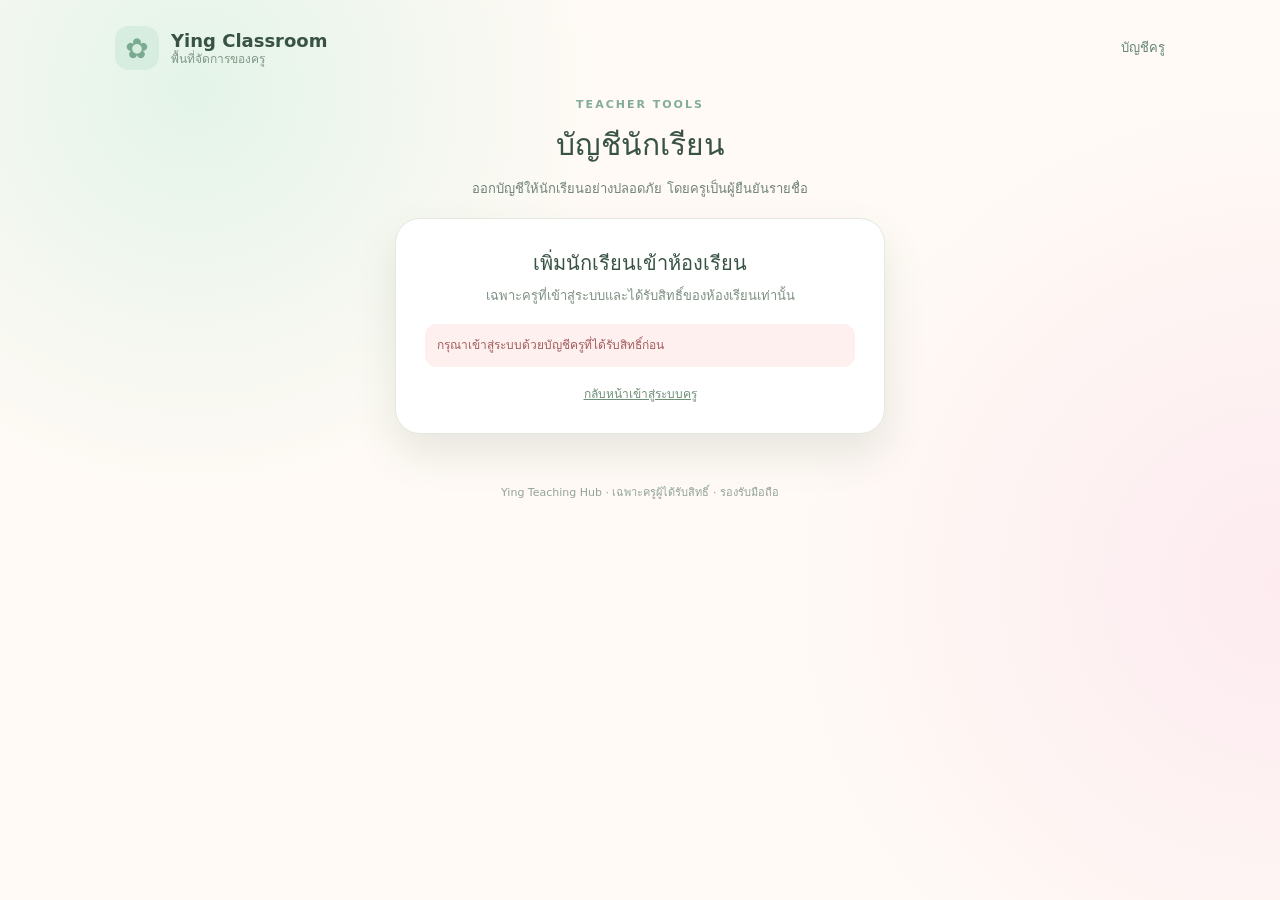
<file: classroom/students/index.html>
<!doctype html>
<html lang="th">
<head>
<meta charset="utf-8"><meta name="viewport" content="width=device-width,initial-scale=1,viewport-fit=cover">
<meta name="theme-color" content="#f8fbf8">
<meta http-equiv="Content-Security-Policy" content="default-src 'self'; script-src 'self'; style-src 'self'; img-src 'self' data:; connect-src 'self' https://zutekwbsqdhcnvcppvjx.supabase.co; font-src 'self'; object-src 'none'; base-uri 'self'; form-action 'none'">
<title>จัดการบัญชีนักเรียน | Ying Classroom</title>
<link rel="stylesheet" href="../login/login.css"><link rel="stylesheet" href="./manage.css">
<script src="../auth/auth-core.js" defer></script><script src="./manage.js" defer></script>
</head>
<body>
<a class="skip" href="#main">ข้ามไปยังเนื้อหา</a>
<header class="top"><a class="brand" href="../world/"><span class="brand-mark" aria-hidden="true">✿</span><span><strong>Ying Classroom</strong><small>พื้นที่จัดการของครู</small></span></a><a class="back" href="../login/">บัญชีครู</a></header>
<main id="main" class="wrap">
<section class="welcome"><p class="eyebrow">TEACHER TOOLS</p><h1>บัญชีนักเรียน</h1><p>ออกบัญชีให้นักเรียนอย่างปลอดภัย โดยครูเป็นผู้ยืนยันรายชื่อ</p></section>
<div class="auth-card">
 <h2>เพิ่มนักเรียนเข้าห้องเรียน</h2>
 <p class="hint">เฉพาะครูที่เข้าสู่ระบบและได้รับสิทธิ์ของห้องเรียนเท่านั้น</p>
 <p class="feedback" id="manageStatus" role="status" aria-live="polite">กำลังตรวจสอบสิทธิ์ครู...</p>
 <form id="studentForm" hidden autocomplete="off">
  <label for="classId">ห้องเรียน</label><select id="classId" required><option value="">เลือกห้องเรียน</option></select>
  <label for="studentIdInput">รหัสประจำตัวนักเรียน</label><input id="studentIdInput" type="text" pattern="[0-9]{3,16}" maxlength="16" inputmode="numeric" autocomplete="off" required>
  <label for="givenName">ชื่อ</label><input id="givenName" type="text" maxlength="100" autocomplete="off" required>
  <label for="familyName">นามสกุล</label><input id="familyName" type="text" maxlength="100" autocomplete="off" required>
  <button type="submit" class="primary" id="provision">สร้างบัญชีและรหัสผ่านเริ่มต้น</button>
 </form>
 <div id="credential" hidden class="credential">
  <h3>ข้อมูลสำหรับส่งให้นักเรียนแบบส่วนตัว</h3>
  <p>รหัสผ่านเริ่มต้นจะแสดงเพียงครั้งนี้ ไม่ถูกเก็บไว้ในหน้าเว็บ</p>
  <label for="createdId">Username (รหัสประจำตัว)</label><input readonly id="createdId">
  <label for="createdPassword">รหัสผ่านเริ่มต้น</label><input readonly id="createdPassword">
  <button type="button" class="secondary" id="copyCredentials">คัดลอกข้อมูลเข้าสู่ระบบ</button>
  <button type="button" class="secondary" id="closeCredential">ปิดและล้างรหัสผ่านออกจากหน้าจอ</button>
  <p class="feedback">แจ้งนักเรียนโดยตรง ห้ามส่งข้อมูลเข้าสู่ระบบลงกลุ่มสาธารณะ นักเรียนต้องเปลี่ยนรหัสผ่านเมื่อเข้าใช้ครั้งแรก</p>
 </div>
 <a class="quiet-link" href="../login/">กลับหน้าเข้าสู่ระบบครู</a>
</div>
</main>
<footer>Ying Teaching Hub · เฉพาะครูผู้ได้รับสิทธิ์ · รองรับมือถือ</footer>
</body></html>
</file>
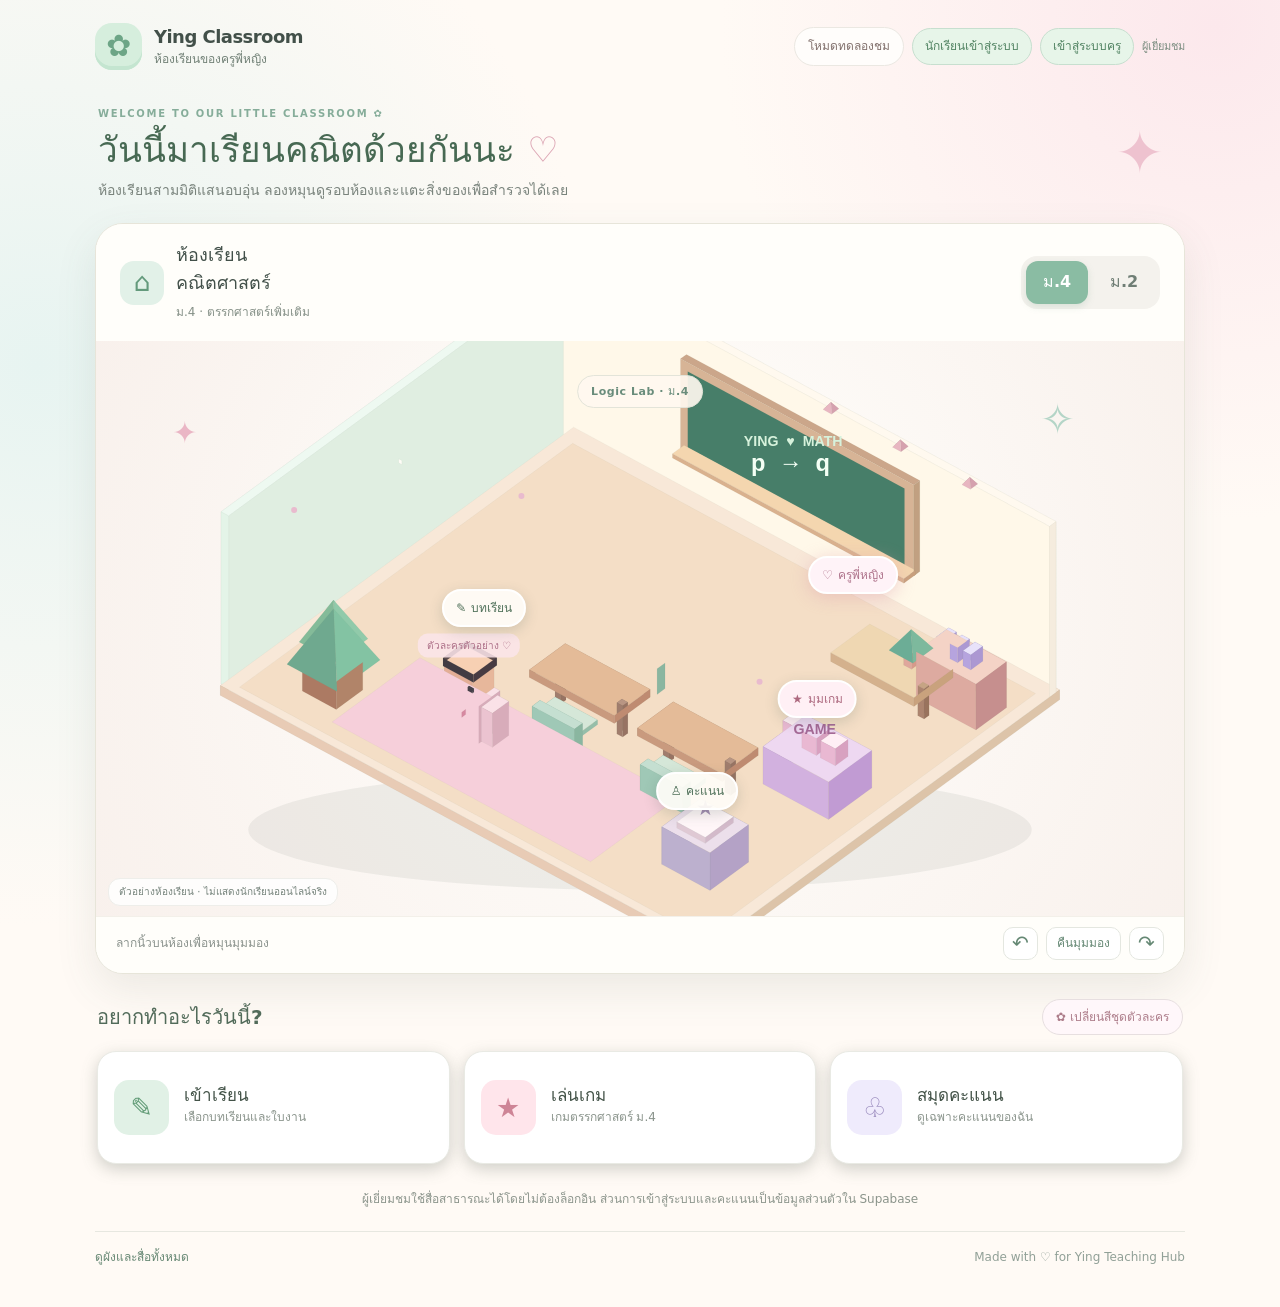
<file: classroom/world/index.html>
<!doctype html>
<html lang="th">
<head>
  <meta charset="utf-8">
  <meta name="viewport" content="width=device-width, initial-scale=1, viewport-fit=cover">
  <meta name="theme-color" content="#fff9f4">
  <meta name="description" content="ห้องเรียน 3D คุณครูพี่หญิง — สำรวจห้องเรียนคณิตศาสตร์ ม.2 และ ม.4 ผ่านฉากสามมิติโทนพาสเทล">
  <meta http-equiv="Content-Security-Policy" content="default-src 'self'; script-src 'self'; style-src 'self'; img-src 'self' data:; connect-src 'self' https://zutekwbsqdhcnvcppvjx.supabase.co; font-src 'self'; object-src 'none'; base-uri 'self'; form-action 'none'">
  <title>ห้องเรียน 3D ครูพี่หญิง | Ying Teaching Hub</title>
  <link rel="icon" href="../../assets/mark.svg" type="image/svg+xml">
  <link rel="stylesheet" href="./world.css">
  <script src="./world.js" defer></script>
  <script src="../auth/auth-core.js" defer></script>
  <script src="../auth/status-world.js" defer></script>
</head>
<body>
  <a class="skip" href="#main">ข้ามไปยังห้องเรียน</a>
  <div class="app-shell">
    <header class="topbar">
      <a class="brand" href="../" aria-label="กลับสู่ห้องเรียนหลัก">
        <span class="brand-icon" aria-hidden="true">✿</span>
        <span><strong>Ying Classroom</strong><small>ห้องเรียนของครูพี่หญิง</small></span>
      </a>
      <div class="header-actions"><span class="preview-badge">โหมดทดลองชม</span><a class="teacher-auth-link" href="../student/">นักเรียนเข้าสู่ระบบ</a><a id="teacherLoginLink" class="teacher-auth-link" href="../login/">เข้าสู่ระบบครู</a><span id="teacherAuthState" class="teacher-auth-state" aria-live="polite">ผู้เยี่ยมชม</span></div>
    </header>
    <main id="main">
      <div class="intro">
        <div>
          <p class="overline">WELCOME TO OUR LITTLE CLASSROOM ✿</p>
          <h1>วันนี้มาเรียนคณิตด้วยกันนะ <span aria-hidden="true">♡</span></h1>
          <p class="sub">ห้องเรียนสามมิติแสนอบอุ่น ลองหมุนดูรอบห้องและแตะสิ่งของเพื่อสำรวจได้เลย</p>
        </div>
        <div class="mini-star" aria-hidden="true">✦</div>
      </div>
      <section class="room-card" aria-labelledby="room-title">
        <div class="room-toolbar">
          <div class="title-block"><span class="room-icon" aria-hidden="true">⌂</span><div><h2 id="room-title">ห้องเรียนคณิตศาสตร์</h2><small id="room-subtitle">ม.4 · ตรรกศาสตร์เพิ่มเติม</small></div></div>
          <div class="room-levels" role="group" aria-label="เลือกระดับชั้น">
            <button type="button" data-level="m4" class="active" aria-pressed="true">ม.4</button>
            <button type="button" data-level="m2" aria-pressed="false">ม.2</button>
          </div>
        </div>
        <div id="viewport" class="viewport" aria-label="ฉากห้องเรียนสามมิติโต้ตอบ">
          <canvas id="roomCanvas" role="img" aria-label="ห้องเรียนสามมิติ มีโต๊ะเรียน กระดาน ครู และตัวละครนักเรียน"></canvas>
          <div class="sky-decor sky-one" aria-hidden="true">✦</div>
          <div class="sky-decor sky-two" aria-hidden="true">✧</div>
          <span id="boardTag" class="board-tag">Logic Lab · ม.4</span>
          <button id="hotspotLesson" type="button" class="hotspot" data-action="lesson" aria-label="แตะโต๊ะเรียนเพื่อเปิดบทเรียน">✎ <span>บทเรียน</span></button>
          <button id="hotspotGame" type="button" class="hotspot" data-action="game" aria-label="แตะมุมเกมเพื่อเล่นเกมคณิตศาสตร์">★ <span>มุมเกม</span></button>
          <button id="hotspotScore" type="button" class="hotspot" data-action="scores" aria-label="เปิดเข้าสู่ระบบเพื่อดูคะแนนส่วนตัว">♙ <span>คะแนน</span></button>
          <button id="hotspotTeacher" type="button" class="hotspot teacher-hotspot" data-action="teacher" aria-label="แตะตัวละครครูพี่หญิงเพื่อทักทาย">♡ <span>ครูพี่หญิง</span></button>
          <span id="avatarTag" class="avatar-tag">ตัวละครตัวอย่าง ♡</span>
          <span class="canvas-caption">ตัวอย่างห้องเรียน · ไม่แสดงนักเรียนออนไลน์จริง</span>
        </div>
        <div class="view-controls">
          <p id="viewHint">ลากนิ้วบนห้องเพื่อหมุนมุมมอง</p>
          <div class="view-buttons">
            <button id="rotateLeft" type="button" aria-label="หมุนห้องไปทางซ้าย">↶</button>
            <button id="resetView" type="button" class="reset-button">คืนมุมมอง</button>
            <button id="rotateRight" type="button" aria-label="หมุนห้องไปทางขวา">↷</button>
          </div>
        </div>
      </section>
      <section class="actions" aria-labelledby="action-title">
        <div class="actions-header"><h2 id="action-title">อยากทำอะไรวันนี้?</h2><button id="changeAvatar" type="button" class="outfit">✿ เปลี่ยนสีชุดตัวละคร</button></div>
        <div class="action-grid">
          <a class="action-tile lesson" id="lessonLink" href="../../math.html#m4-h1"><span class="tile-icon" aria-hidden="true">✎</span><strong>เข้าเรียน</strong><small>เลือกบทเรียนและใบงาน</small></a>
          <a class="action-tile game" id="gameLink" href="../../games/logic-equivalence/"><span class="tile-icon" aria-hidden="true">★</span><strong>เล่นเกม</strong><small id="gameDescription">เกมตรรกศาสตร์ ม.4</small></a>
          <button class="action-tile score" id="scoreButton" type="button"><span class="tile-icon" aria-hidden="true">♧</span><strong>สมุดคะแนน</strong><small>ดูเฉพาะคะแนนของฉัน</small></button>
        </div>
      </section>
      <p class="privacy-note">ผู้เยี่ยมชมใช้สื่อสาธารณะได้โดยไม่ต้องล็อกอิน ส่วนการเข้าสู่ระบบและคะแนนเป็นข้อมูลส่วนตัวใน Supabase</p>
    </main>
    <footer><a href="../">ดูผังและสื่อทั้งหมด</a><span>Made with ♡ for Ying Teaching Hub</span></footer>
  </div>
  <dialog id="notice" aria-labelledby="noticeTitle">
    <div class="notice-content">
      <span class="notice-flower" aria-hidden="true">✿</span>
      <h2 id="noticeTitle">กำลังเตรียมสมุดคะแนน</h2>
      <p id="noticeMessage">ฟังก์ชันนี้จะเปิดเมื่อระบบบัญชีนักเรียนและสิทธิ์ข้อมูลพร้อมใช้งาน</p>
      <button id="closeNotice" type="button">เข้าใจแล้ว</button>
    </div>
  </dialog>
</body>
</html>
</file>
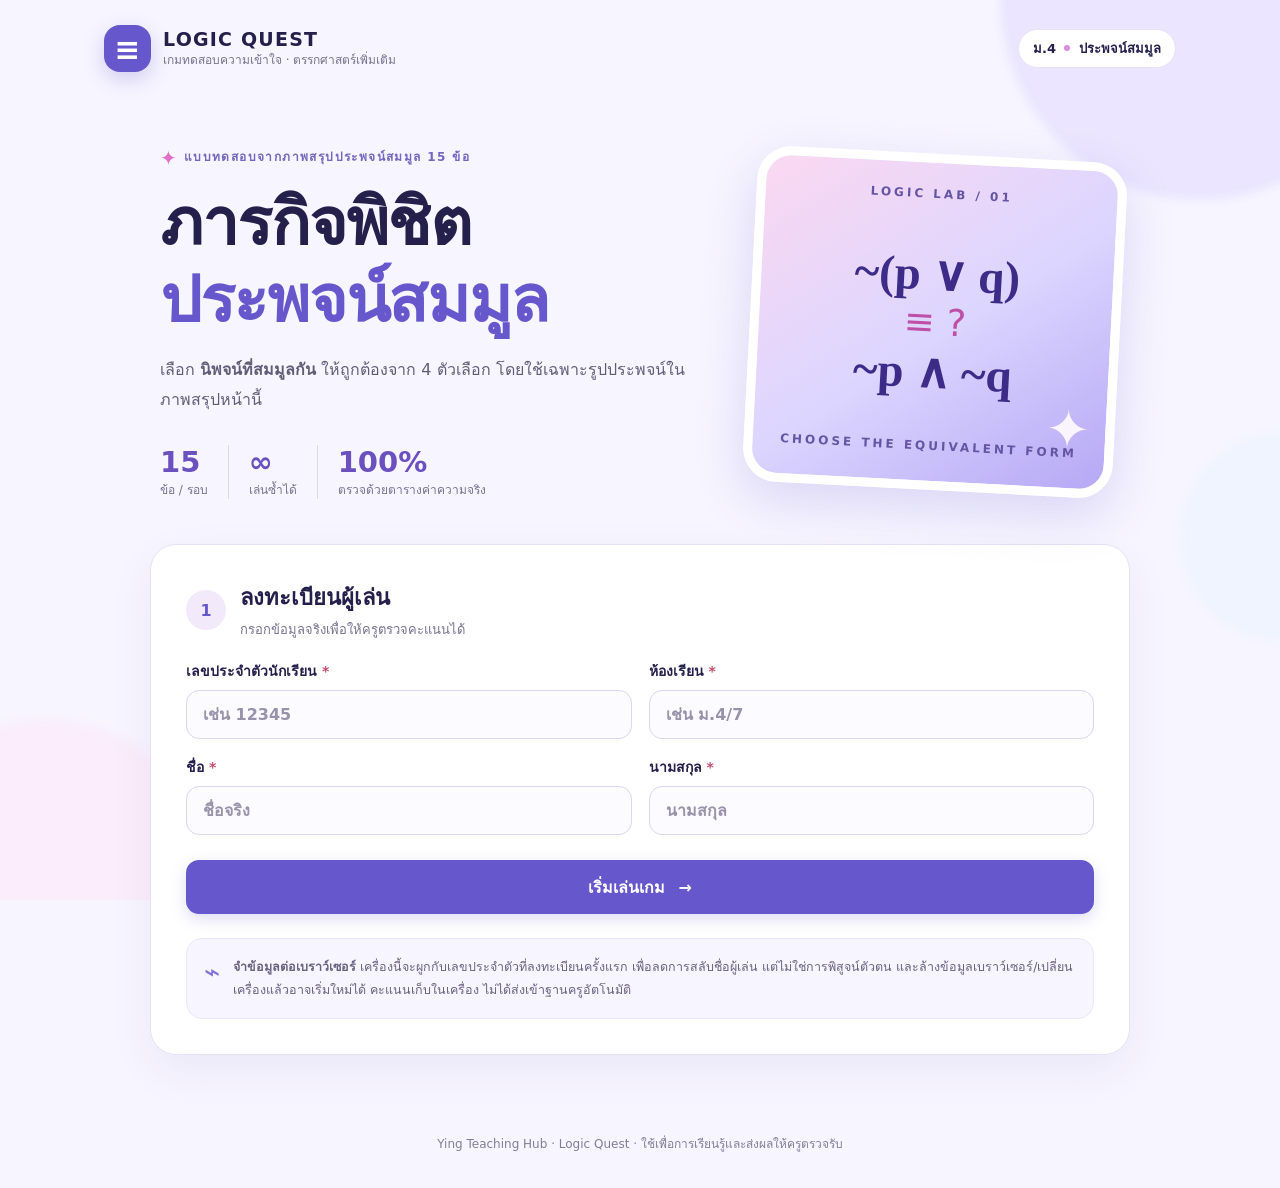
<file: games/logic-equivalence/index.html>
<!doctype html>
<html lang="th">
<head>
  <meta charset="utf-8">
  <meta name="viewport" content="width=device-width, initial-scale=1, viewport-fit=cover">
  <meta name="theme-color" content="#6657cc">
  <meta name="description" content="เกมจับคู่รูปประพจน์สมมูล วิชาคณิตศาสตร์เพิ่มเติม ม.4 — 15 ข้อจากภาพสรุปหน้าเดียว พร้อมคะแนนและแชร์ผลได้">
  <meta http-equiv="Content-Security-Policy" content="default-src 'self'; script-src 'self'; style-src 'self'; img-src 'self' data: blob:; connect-src 'none'; font-src 'self'; object-src 'none'; base-uri 'self'; form-action 'none'">
  <link rel="stylesheet" href="./style.css">
  <script type="module" src="./app.mjs"></script>
  <title>Logic Quest | เกมประพจน์สมมูล ม.4</title>
</head>
<body>
  <a class="skip" href="#main">ข้ามไปยังเนื้อหา</a>
  <div class="orbs" aria-hidden="true"><span></span><span></span><span></span></div>
  <header class="topbar">
    <div class="brand"><span class="brand-mark" aria-hidden="true">≡</span><span><strong>LOGIC QUEST</strong><small>เกมทดสอบความเข้าใจ · ตรรกศาสตร์เพิ่มเติม</small></span></div>
    <div class="toplabel">ม.4 <span class="top-dot"></span> ประพจน์สมมูล</div>
  </header>
  <main id="main" class="shell">
    <section id="entry" class="pane" aria-labelledby="entry-title">
      <div class="hero-grid">
        <div>
          <span class="eyebrow"><span class="sparkle">✦</span> แบบทดสอบจากภาพสรุปประพจน์สมมูล 15 ข้อ</span>
          <h1 id="entry-title">ภารกิจพิชิต<br><em>ประพจน์สมมูล</em></h1>
          <p class="lead">เลือก <strong>นิพจน์ที่สมมูลกัน</strong> ให้ถูกต้องจาก 4 ตัวเลือก โดยใช้เฉพาะรูปประพจน์ในภาพสรุปหน้านี้</p>
          <div class="stat-row"><div><b>15</b><span>ข้อ / รอบ</span></div><div><b>∞</b><span>เล่นซ้ำได้</span></div><div><b>100%</b><span>ตรวจด้วยตารางค่าความจริง</span></div></div>
        </div>
        <div class="hero-art" aria-hidden="true"><div class="art-top">LOGIC LAB / 01</div><div class="math-one">~(p ∨ q)</div><div class="math-eq">≡ ?</div><div class="math-two">~p ∧ ~q</div><div class="art-foot">CHOOSE THE EQUIVALENT FORM</div></div>
      </div>
      <div class="form-panel" id="enrollment-panel">
        <div class="section-title"><span class="circle-num">1</span><div><h2>ลงทะเบียนผู้เล่น</h2><p>กรอกข้อมูลจริงเพื่อให้ครูตรวจคะแนนได้</p></div></div>
        <form id="register-form" novalidate>
          <div class="fields">
            <label>เลขประจำตัวนักเรียน <span>*</span><input id="student-id" name="student-id" inputmode="numeric" pattern="[0-9]*" maxlength="15" autocomplete="off" placeholder="เช่น 12345" required></label>
            <label>ห้องเรียน <span>*</span><input id="room" name="room" maxlength="30" autocomplete="off" placeholder="เช่น ม.4/7" required></label>
            <label>ชื่อ <span>*</span><input id="given" name="given" maxlength="80" autocomplete="off" placeholder="ชื่อจริง" required></label>
            <label>นามสกุล <span>*</span><input id="family" name="family" maxlength="80" autocomplete="off" placeholder="นามสกุล" required></label>
          </div>
          <p id="register-error" class="message error" role="alert" hidden></p>
          <button class="primary big" type="submit">เริ่มเล่นเกม <span aria-hidden="true">→</span></button>
        </form>
        <div id="registered-player" hidden>
          <div class="registered-badge">เครื่องนี้ลงทะเบียนผู้เล่นแล้ว</div>
          <p class="registered-name" id="player-name"></p>
          <p class="muted" id="player-meta"></p>
          <button class="primary big" type="button" id="continue-btn">เริ่มภารกิจอีกครั้ง <span aria-hidden="true">→</span></button>
          <button class="subtle big" type="button" id="last-result-btn" style="width:100%;margin-top:10px" hidden>ดูคะแนนครั้งล่าสุด</button>
        </div>
        <div class="privacy"><span class="privacy-symbol" aria-hidden="true">⌁</span><p><strong>จำข้อมูลต่อเบราว์เซอร์</strong> เครื่องนี้จะผูกกับเลขประจำตัวที่ลงทะเบียนครั้งแรก เพื่อลดการสลับชื่อผู้เล่น แต่ไม่ใช่การพิสูจน์ตัวตน และล้างข้อมูลเบราว์เซอร์/เปลี่ยนเครื่องแล้วอาจเริ่มใหม่ได้ คะแนนเก็บในเครื่อง ไม่ได้ส่งเข้าฐานครูอัตโนมัติ</p></div>
        <p id="storage-error" class="message error" role="alert" hidden></p>
      </div>
    </section>

    <section id="game" class="pane" aria-labelledby="game-title" hidden>
      <div class="game-meta"><span id="play-user" class="player-chip"></span><span class="round-chip">15 ภารกิจ / รอบ</span></div>
      <div class="progress-heading"><div><span class="eyebrow">MISSION IN PROGRESS</span><h1 id="game-title">พิสูจน์ความสมมูล</h1></div><strong id="progress-count">1 / 15</strong></div>
      <div class="track" role="progressbar" id="progress-track" aria-label="ความคืบหน้าของเกม" aria-valuemin="0" aria-valuemax="15" aria-valuenow="0"><span id="progress-fill"></span></div>
      <div class="task-card"><div class="task-head"><span id="task-type">แบบฝึกหัดที่ 2</span><span>เลือกนิพจน์ที่สมมูลกับด้านบน</span></div>
        <div class="formula" aria-label="ประพจน์ตั้งต้น"><span id="left-formula"></span><span class="equiv">≡ ?</span></div>
        <p class="question">ข้อใดเป็นรูปประพจน์ที่สมมูลกับด้านบน?</p>
        <div class="answer-grid options-grid" id="options-grid" role="group" aria-label="เลือกคำตอบที่สมมูลกัน">
          <button type="button" class="answer option-choice" aria-pressed="false"><span class="choice-letter">ก</span><span class="option-formula"></span></button>
          <button type="button" class="answer option-choice" aria-pressed="false"><span class="choice-letter">ข</span><span class="option-formula"></span></button>
          <button type="button" class="answer option-choice" aria-pressed="false"><span class="choice-letter">ค</span><span class="option-formula"></span></button>
          <button type="button" class="answer option-choice" aria-pressed="false"><span class="choice-letter">ง</span><span class="option-formula"></span></button>
        </div>
      </div>
      <div class="game-actions"><button id="prev-btn" type="button" class="subtle">← ข้อก่อนหน้า</button><span id="saved-hint">คำตอบบันทึกในเครื่อง</span><button id="next-btn" type="button" class="primary" disabled>ข้อต่อไป →</button></div>
      <p class="muted center tiny">เฉลยหลังส่งครบ 15 ข้อ · ทุกตัวเลือกเป็นนิพจน์ที่ปรากฏในภาพหน้านี้</p>
    </section>

    <section id="result" class="pane result-pane" aria-labelledby="result-title" hidden>
      <div id="result-capture" class="score-poster">
        <span class="eyebrow">MISSION COMPLETED</span><h1 id="result-title">สรุปผลภารกิจ</h1>
        <div class="score-ring"><strong id="score-pct">0%</strong><span>คะแนนความถูกต้อง</span></div>
        <p id="result-caption" class="result-caption"></p>
        <div class="score-metrics"><div><b id="result-correct"></b><small>ตอบถูก / 15</small></div><div><b id="result-best"></b><small>คะแนนสูงสุด</small></div><div><b id="result-attempt"></b><small>เล่นครั้งที่</small></div></div>
        <div class="receipt"><div><span>ชื่อ-นามสกุล</span><b id="receipt-name"></b></div><div><span>เลขประจำตัว / ห้อง</span><b id="receipt-id"></b></div><div><span>วันและเวลา</span><b id="receipt-date"></b></div><div><span>รหัสผลการเล่น</span><b id="receipt-code"></b></div><div><span>รหัสเครื่องย่อ</span><b id="receipt-device"></b></div></div>
        <p class="receipt-footer">LOGIC QUEST · คณิตศาสตร์เพิ่มเติม ม.4 · คะแนนจากการทำแบบทดสอบบนเครื่องนี้</p>
      </div>
      <div class="result-controls"><p><strong>ส่งผลให้ครู:</strong> ใช้ปุ่มแชร์ผล บันทึกภาพคะแนน หรือแคปหน้าจอส่วนสรุปด้านบน</p><div class="button-grid"><button id="share-btn" type="button" class="primary">แชร์ผล</button><button id="image-btn" type="button" class="secondary">บันทึกภาพคะแนน</button><button id="copy-btn" type="button" class="subtle">คัดลอกข้อความ</button></div><p id="share-status" class="message" role="status"></p></div>
      <details class="review-box"><summary>ดูเฉลยและคำอธิบายทั้ง 15 ข้อ</summary><div id="answers-review"></div></details>
      <section class="history-box"><h2>ประวัติคะแนนบนเครื่องนี้</h2><div id="history-list"></div></section>
      <button id="replay-btn" type="button" class="primary big">เล่นรอบใหม่ <span aria-hidden="true">↻</span></button>
    </section>
  </main>
  <footer class="footer">Ying Teaching Hub · Logic Quest · ใช้เพื่อการเรียนรู้และส่งผลให้ครูตรวจรับ</footer>
</body></html>
</file>
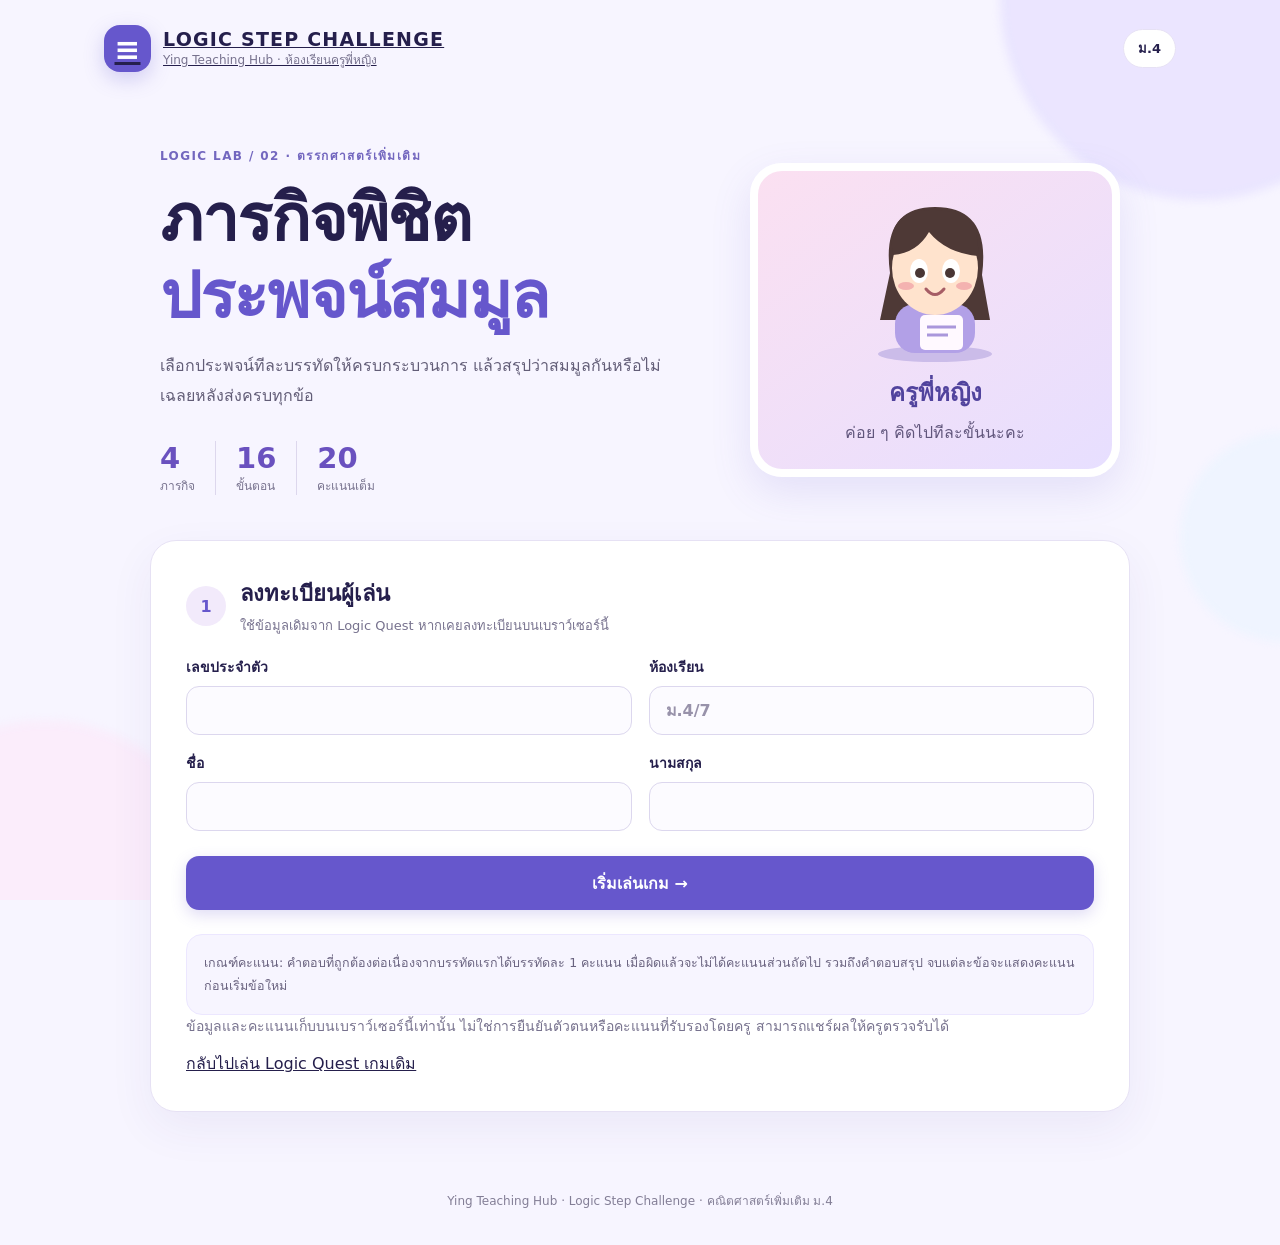
<file: games/logic-step-challenge/index.html>
<!doctype html>
<html lang="th">
<head>
<meta charset="utf-8"><meta name="viewport" content="width=device-width,initial-scale=1,viewport-fit=cover">
<meta name="theme-color" content="#6657cc"><meta name="description" content="ฝึกพิสูจน์ประพจน์สมมูลทีละบรรทัด คณิตศาสตร์เพิ่มเติม ม.4 ครูพี่หญิง">
<meta http-equiv="Content-Security-Policy" content="default-src 'self'; script-src 'self'; style-src 'self'; img-src 'self' data: blob:; connect-src 'none'; font-src 'self'; object-src 'none'; base-uri 'self'; form-action 'none'">
<link rel="stylesheet" href="../logic-equivalence/style.css"><link rel="stylesheet" href="./style.css"><script type="module" src="./app.mjs?v=20261127-mission4"></script>
<title>Logic Step Challenge | ห้องเรียนครูพี่หญิง</title>
</head>
<body>
<a class="skip" href="#main">ข้ามไปยังเนื้อหา</a><div class="orbs" aria-hidden="true"><span></span><span></span><span></span></div>
<header class="topbar"><a class="brand" href="../../classroom/"><span class="brand-mark" aria-hidden="true">≡</span><span><strong>LOGIC STEP CHALLENGE</strong><small>Ying Teaching Hub · ห้องเรียนครูพี่หญิง</small></span></a><span class="toplabel">ม.4</span></header>
<main id="main" class="shell">
<section id="entry" class="pane">
<div class="hero-grid"><div><span class="eyebrow">LOGIC LAB / 02 · ตรรกศาสตร์เพิ่มเติม</span><h1>ภารกิจพิชิต<br><em>ประพจน์สมมูล</em></h1><p class="lead">เลือกประพจน์ทีละบรรทัดให้ครบกระบวนการ แล้วสรุปว่าสมมูลกันหรือไม่ เฉลยหลังส่งครบทุกข้อ</p><div class="stat-row"><div><b>4</b><span>ภารกิจ</span></div><div><b>16</b><span>ขั้นตอน</span></div><div><b>20</b><span>คะแนนเต็ม</span></div></div></div>
<div class="teacher-art" aria-hidden="true"><svg viewBox="0 0 180 170" width="180" height="170"><ellipse cx="90" cy="159" rx="57" ry="8" fill="#cbbce9"/><path d="M45 78Q36 12 90 12Q146 12 137 80L145 125L35 125Z" fill="#4e3936"/><rect x="50" y="109" width="80" height="49" rx="20" fill="#b2a0e7"/><ellipse cx="90" cy="73" rx="43" ry="47" fill="#ffe3cd"/><path d="M48 60Q40 14 88 15Q136 14 133 61Q101 58 84 37Q72 58 48 60Z" fill="#4e3936"/><ellipse cx="74" cy="76" rx="9" ry="12" fill="#fff"/><ellipse cx="106" cy="76" rx="9" ry="12" fill="#fff"/><circle cx="75" cy="78" r="5" fill="#493634"/><circle cx="105" cy="78" r="5" fill="#493634"/><ellipse cx="61" cy="91" rx="8" ry="4" fill="#f4b2b0"/><ellipse cx="119" cy="91" rx="8" ry="4" fill="#f4b2b0"/><path d="M81 94Q90 105 99 94" stroke="#a65d65" stroke-width="3" fill="none" stroke-linecap="round"/><rect x="75" y="120" width="43" height="35" rx="5" fill="#fff9ff"/><path d="M82 132H111M82 140H103" stroke="#aa97db" stroke-width="3"/></svg><strong>ครูพี่หญิง</strong><span>ค่อย ๆ คิดไปทีละขั้นนะคะ</span></div></div>
<div class="form-panel"><div class="section-title"><span class="circle-num">1</span><div><h2>ลงทะเบียนผู้เล่น</h2><p>ใช้ข้อมูลเดิมจาก Logic Quest หากเคยลงทะเบียนบนเบราว์เซอร์นี้</p></div></div>
<form id="register" novalidate><div class="fields"><label>เลขประจำตัว<input name="studentId" inputmode="numeric" maxlength="15" required></label><label>ห้องเรียน<input name="room" placeholder="ม.4/7" maxlength="30" required></label><label>ชื่อ<input name="given" maxlength="80" required></label><label>นามสกุล<input name="family" maxlength="80" required></label></div><button class="primary big" type="submit">เริ่มเล่นเกม →</button></form>
<div id="registered" hidden><p class="registered-badge">ลงทะเบียนแล้วบนเบราว์เซอร์นี้</p><p id="who"></p><button id="start" class="primary big" type="button">เริ่มภารกิจ</button><button id="last" class="subtle big" type="button" hidden>ดูคะแนนครั้งล่าสุด</button></div><p id="notice" role="alert"></p>
<div class="privacy"><p><strong>เกณฑ์คะแนน:</strong> คำตอบถูกต่อเนื่องจากบรรทัดแรกได้บรรทัดละ 1 คะแนน เมื่อผิดแล้วจะไม่ได้คะแนนส่วนถัดไป รวมถึงคำตอบสรุป จบแต่ละข้อจะแสดงคะแนนก่อนเริ่มข้อใหม่</p></div><p class="muted">ข้อมูลและคะแนนเก็บบนเบราว์เซอร์นี้เท่านั้น ไม่ใช่การยืนยันตัวตนหรือคะแนนที่รับรองโดยครู สามารถแชร์ผลให้ครูตรวจรับได้</p><a href="../logic-equivalence/">กลับไปเล่น Logic Quest เกมเดิม</a></div></section>
<section id="game" class="pane" hidden><div class="progress-heading"><div><span class="eyebrow">STEP BY STEP</span><h1>พิสูจน์ความสมมูล</h1></div><strong id="progress" aria-live="polite"></strong></div><progress id="bar" max="20" value="0" aria-label="ความคืบหน้า"></progress><div class="task-card step-card"><p class="muted">ตรวจสอบว่าประพจน์ต่อไปนี้สมมูลกันหรือไม่</p><div id="pair" class="pair"></div><h2>วิธีทำ</h2><div id="board" class="step-board"></div><h2 id="prompt"></h2><div id="options" class="answer-grid options-grid" role="group" aria-label="ตัวเลือกคำตอบ"></div><button id="next" class="primary big" type="button" disabled>ยืนยันคำตอบ</button><p class="muted tiny">ยืนยันแล้วแก้ไขไม่ได้ · เฉลยหลังส่งครบ 20 รายการ</p></div></section>
<section id="result" class="pane result-pane" hidden><div class="score-poster"><span class="eyebrow">MISSION COMPLETED</span><h1>สรุปผลภารกิจ</h1><div class="score-ring"><strong id="points"></strong><span>คะแนนเต็ม 20</span></div><p id="meta"></p><p id="stats"></p><p id="stamp"></p><div id="parts"></div><p class="muted">ผลจากอุปกรณ์ผู้เล่น ยังไม่ได้รับรองโดยครู</p></div><div class="result-controls"><div class="button-grid"><button id="share" type="button" class="primary">แชร์ผล / คัดลอก</button><button id="image" type="button" class="secondary">บันทึกภาพคะแนน</button></div><p id="status" role="status"></p></div><details class="review-box"><summary>เฉลยพร้อมสมบัติที่ใช้</summary><div id="review"></div></details><details class="history-box"><summary>ประวัติการเล่นบนเครื่องนี้ (40 ครั้งล่าสุด)</summary><div id="history"></div></details><button id="again" type="button" class="primary big">เล่นรอบใหม่ ↻</button></section>
</main><footer class="footer">Ying Teaching Hub · Logic Step Challenge · คณิตศาสตร์เพิ่มเติม ม.4</footer></body></html>
</file>
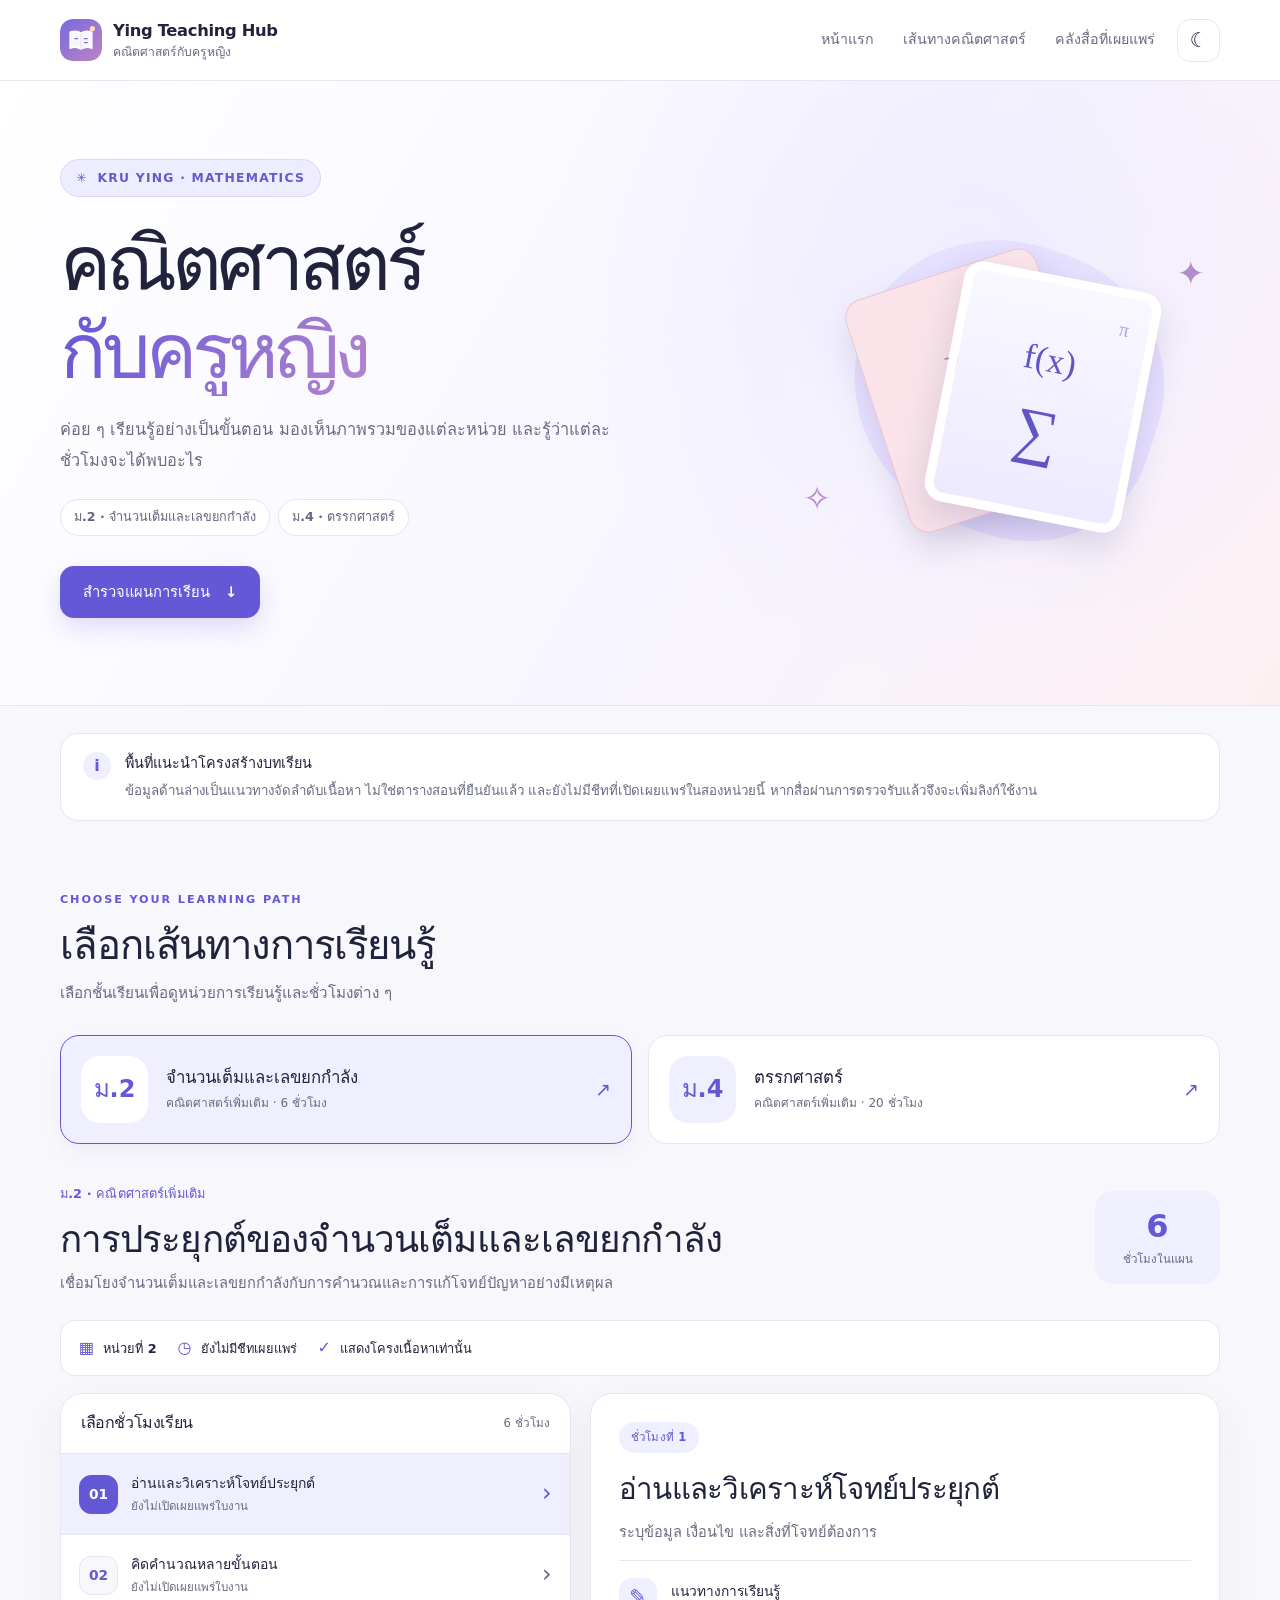
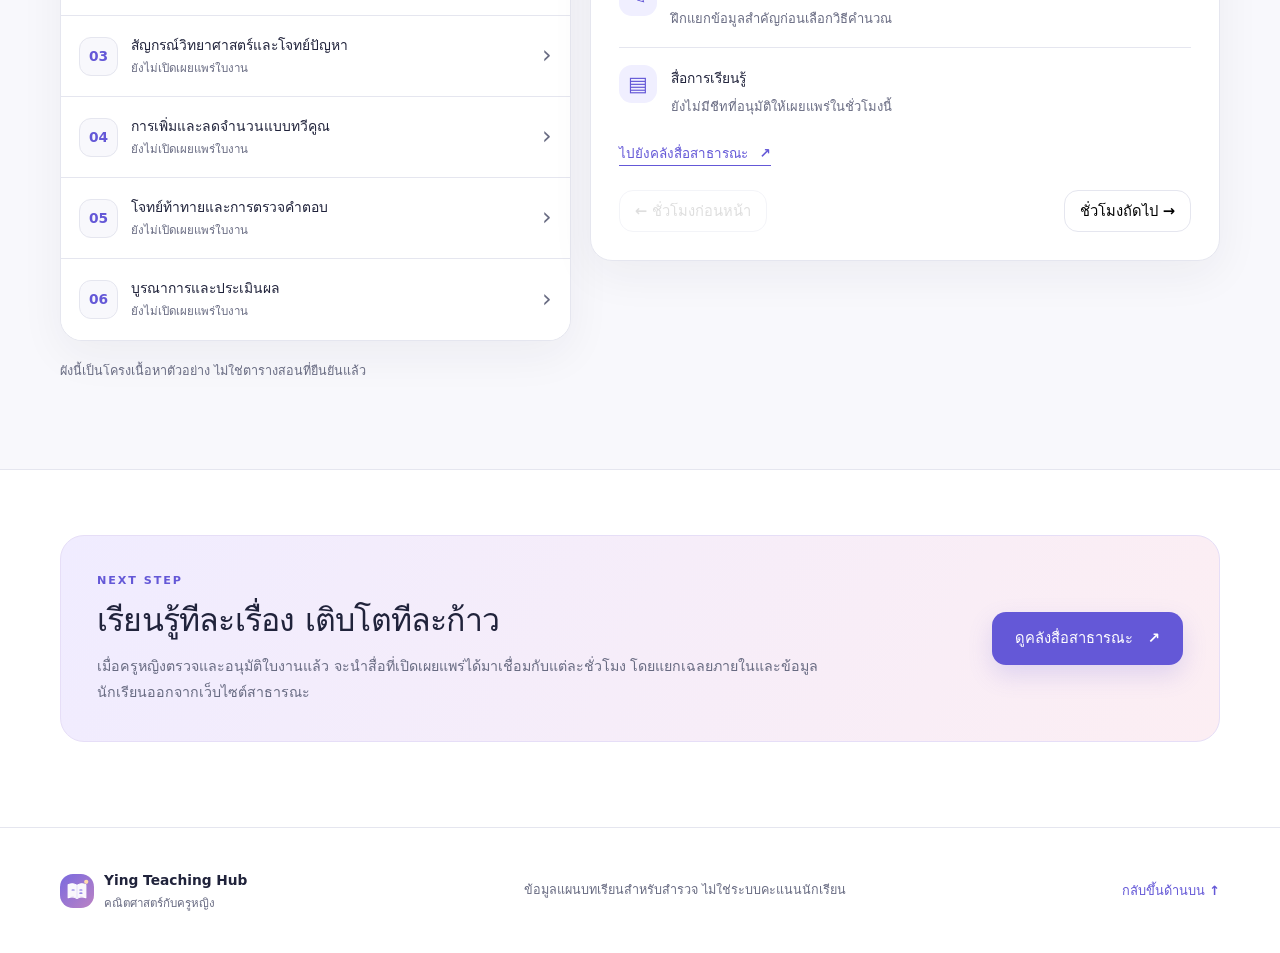
<file: math.html>
<!doctype html>
<html lang="th">
<head>
  <meta charset="UTF-8">
  <meta name="viewport" content="width=device-width,initial-scale=1,viewport-fit=cover">
  <meta name="theme-color" content="#f7f7fc">
  <meta name="description" content="คณิตศาสตร์กับครูหญิง — ตัวอย่างเส้นทางการเรียนรู้ ม.2 และ ม.4 พร้อมผังเนื้อหารายชั่วโมง">
  <meta http-equiv="Content-Security-Policy" content="default-src 'self'; script-src 'self'; style-src 'self'; img-src 'self' data:; connect-src 'self'; font-src 'self'; object-src 'none'; base-uri 'self'; form-action 'none'">
  <title>คณิตศาสตร์กับครูหญิง | Ying Teaching Hub</title>
  <link rel="icon" href="./assets/mark.svg" type="image/svg+xml">
  <link rel="stylesheet" href="./styles.css">
  <link rel="stylesheet" href="./math.css">
  <script defer src="./math.js"></script>
</head>
<body>
  <a href="#math-main" class="skip-link">ข้ามไปยังเนื้อหา</a>
  <header class="site-header">
    <div class="container header-inner">
      <a href="./index.html#home" class="brand" aria-label="กลับหน้าแรก Ying Teaching Hub">
        <img src="./assets/mark.svg" width="42" height="42" alt="">
        <span class="brand-text"><strong>Ying Teaching Hub</strong><small>คณิตศาสตร์กับครูหญิง</small></span>
      </a>
      <nav class="desktop-nav" aria-label="เมนูเว็บไซต์">
        <a href="./index.html#home">หน้าแรก</a>
        <a href="#courses" aria-current="page">เส้นทางคณิตศาสตร์</a>
        <a href="./index.html#library">คลังสื่อที่เผยแพร่</a>
      </nav>
      <button type="button" id="themeToggle" class="theme-button" aria-label="เปลี่ยนเป็นโหมดมืด" aria-pressed="false"><span id="themeIcon" aria-hidden="true">☾</span></button>
    </div>
  </header>

  <main id="math-main">
    <section class="math-hero">
      <div class="container math-hero-inner">
        <div>
          <span class="math-eyebrow"><span aria-hidden="true">✳</span> KRU YING · MATHEMATICS</span>
          <h1>คณิตศาสตร์<br><span class="gradient-text">กับครูหญิง</span></h1>
          <p class="math-lead">ค่อย ๆ เรียนรู้อย่างเป็นขั้นตอน มองเห็นภาพรวมของแต่ละหน่วย และรู้ว่าแต่ละชั่วโมงจะได้พบอะไร</p>
          <div class="math-hero-pills" aria-label="จุดเด่นของหน้า">
            <span>ม.2 · จำนวนเต็มและเลขยกกำลัง</span>
            <span>ม.4 · ตรรกศาสตร์</span>
          </div>
          <a class="button primary" href="#courses">สำรวจแผนการเรียน <span aria-hidden="true">↓</span></a>
        </div>
        <div class="math-art" aria-hidden="true">
          <div class="math-art-circle"></div>
          <div class="math-art-paper paper-back"><span>√x</span><span>+ × ÷</span></div>
          <div class="math-art-paper paper-front"><span>f(x)</span><span>∑</span><span>π</span></div>
          <span class="math-art-star art-star-one">✦</span><span class="math-art-star art-star-two">✧</span>
        </div>
      </div>
    </section>

    <section class="math-disclaimer container" aria-label="ข้อควรรู้">
      <span class="math-info-icon" aria-hidden="true">i</span>
      <div><strong>พื้นที่แนะนำโครงสร้างบทเรียน</strong>
        <p>ข้อมูลด้านล่างเป็นแนวทางจัดลำดับเนื้อหา ไม่ใช่ตารางสอนที่ยืนยันแล้ว และยังไม่มีชีทที่เปิดเผยแพร่ในสองหน่วยนี้ หากสื่อผ่านการตรวจรับแล้วจึงจะเพิ่มลิงก์ใช้งาน</p>
      </div>
    </section>

    <section id="courses" class="section container math-courses" aria-labelledby="mathCoursesTitle">
      <div class="section-heading">
        <div><p class="section-kicker">CHOOSE YOUR LEARNING PATH</p><h2 id="mathCoursesTitle">เลือกเส้นทางการเรียนรู้</h2><p>เลือกชั้นเรียนเพื่อดูหน่วยการเรียนรู้และชั่วโมงต่าง ๆ</p></div>
      </div>

      <div id="courseChooser" class="course-chooser" role="group" aria-label="เลือกระดับชั้น">
        <button class="course-choice" type="button" data-course="m2" aria-pressed="true"><span class="choice-grade">ม.2</span><span class="choice-info"><strong>จำนวนเต็มและเลขยกกำลัง</strong><small>คณิตศาสตร์เพิ่มเติม · 6 ชั่วโมง</small></span><span class="choice-arrow" aria-hidden="true">↗</span></button>
        <button class="course-choice" type="button" data-course="m4" aria-pressed="false"><span class="choice-grade">ม.4</span><span class="choice-info"><strong>ตรรกศาสตร์</strong><small>คณิตศาสตร์เพิ่มเติม · 20 ชั่วโมง</small></span><span class="choice-arrow" aria-hidden="true">↗</span></button>
      </div>

      <div id="mathLoadError" class="math-error" role="status" hidden>
        <strong>ยังเปิดแผนบทเรียนไม่ได้</strong>
        <p>โปรดตรวจสอบการเชื่อมต่อและโหลดหน้าเว็บใหม่</p>
      </div>
      <div id="courseContent" aria-live="off">
        <div class="math-course-header">
          <div class="math-course-heading">
            <span id="courseLevel" class="math-course-level">ม.2 · คณิตศาสตร์เพิ่มเติม</span>
            <h3 id="courseTitle">การประยุกต์ของจำนวนเต็มและเลขยกกำลัง</h3>
            <p id="courseDescription">เลือกชั้นเรียนเพื่อดูแผนรายชั่วโมง</p>
          </div>
          <div class="math-hour-total"><span id="courseHours">6</span><small>ชั่วโมงในแผน</small></div>
        </div>

        <div class="math-summary-strip">
          <span><span aria-hidden="true">▦</span> <strong id="courseUnit">หน่วยที่ 2</strong></span>
          <span><span aria-hidden="true">◷</span> <strong id="publishedCount">ยังไม่มีชีทเผยแพร่</strong></span>
          <span><span aria-hidden="true">✓</span> <strong>แสดงโครงเนื้อหาเท่านั้น</strong></span>
        </div>

        <div class="math-learning-layout">
          <div class="math-learning-list">
            <div class="list-topline"><h3>เลือกชั่วโมงเรียน</h3><span id="lessonListCount">6 ชั่วโมง</span></div>
            <div id="lessonList" class="lesson-list" aria-label="รายชื่อชั่วโมงเรียน"></div>
          </div>
          <div class="lesson-detail" id="lessonDetail" tabindex="-1" aria-labelledby="selectedLessonTitle">
            <span id="selectedHour" class="detail-hour">ชั่วโมงที่ 1</span>
            <h3 id="selectedLessonTitle">กำลังเปิดแผนบทเรียน…</h3>
            <p id="selectedFocus" class="selected-focus"></p>
            <div class="learning-note"><span class="learning-note-icon" aria-hidden="true">✎</span><div><strong>แนวทางการเรียนรู้</strong><p id="selectedGuide"></p></div></div>
            <div class="detail-status"><span class="detail-status-icon" aria-hidden="true">▤</span><div><strong>สื่อการเรียนรู้</strong><p id="selectedMaterialStatus">ยังไม่มีชีทที่อนุมัติให้เผยแพร่</p></div></div>
            <a id="truthTableLabLink" href="./logic/truth-table.html" class="button primary truth-table-link" hidden>ทดลองสื่อสร้างตารางค่าความจริง (รอตรวจรับ)</a>
            <a href="./index.html#library" class="detail-library-link">ไปยังคลังสื่อสาธารณะ <span aria-hidden="true">↗</span></a>
            <div class="lesson-navigation"><button type="button" id="prevLesson" class="button secondary small">← ชั่วโมงก่อนหน้า</button><button type="button" id="nextLesson" class="button secondary small">ชั่วโมงถัดไป →</button></div>
          </div>
        </div>
        <p class="course-footnote" id="courseFootnote">ยังไม่มีการรับรองลำดับชั่วโมงนี้ให้เป็นตารางสอนจริง</p>
      </div>
    </section>

    <section class="math-next-section">
      <div class="container math-next-card">
        <div><p class="section-kicker">NEXT STEP</p><h2>เรียนรู้ทีละเรื่อง เติบโตทีละก้าว</h2><p>เมื่อครูหญิงตรวจและอนุมัติใบงานแล้ว จะนำสื่อที่เปิดเผยแพร่ได้มาเชื่อมกับแต่ละชั่วโมง โดยแยกเฉลยภายในและข้อมูลนักเรียนออกจากเว็บไซต์สาธารณะ</p></div>
        <a href="./index.html#library" class="button primary">ดูคลังสื่อสาธารณะ <span aria-hidden="true">↗</span></a>
      </div>
    </section>
  </main>
  <footer class="site-footer">
    <div class="container footer-inner">
      <div class="footer-brand"><img src="./assets/mark.svg" alt="" width="34" height="34"><div><strong>Ying Teaching Hub</strong><small>คณิตศาสตร์กับครูหญิง</small></div></div>
      <p>ข้อมูลแผนบทเรียนสำหรับสำรวจ ไม่ใช่ระบบคะแนนนักเรียน</p>
      <a href="#math-main">กลับขึ้นด้านบน ↑</a>
    </div>
  </footer>
  <nav class="mobile-nav" aria-label="เมนูมือถือ">
    <a href="./index.html#home"><span aria-hidden="true">⌂</span>หน้าแรก</a>
    <a href="#courses" aria-current="page"><span aria-hidden="true">∑</span>คณิตศาสตร์</a>
    <a href="./index.html#library"><span aria-hidden="true">▤</span>คลังสื่อ</a>
    <a href="./index.html#roadmap"><span aria-hidden="true">✦</span>แผนพัฒนา</a>
  </nav>
</body>
</html>
</file>
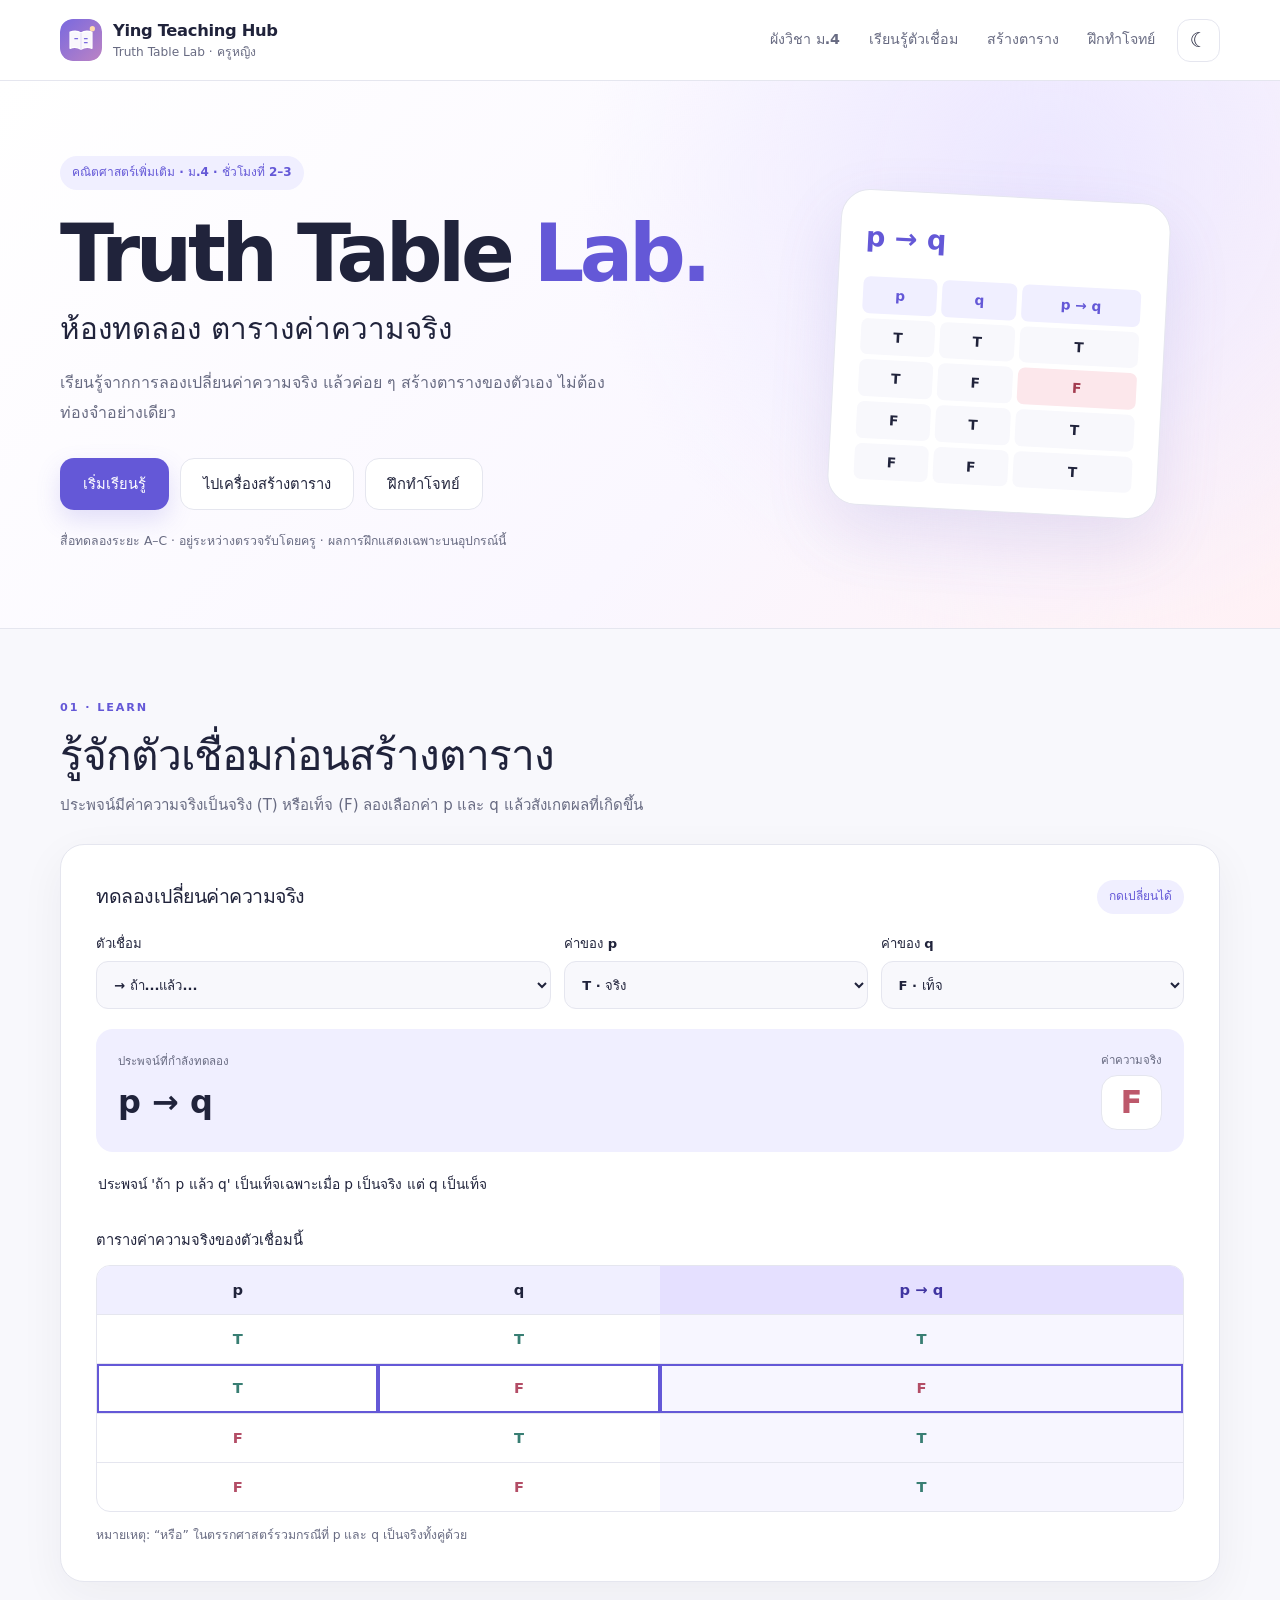
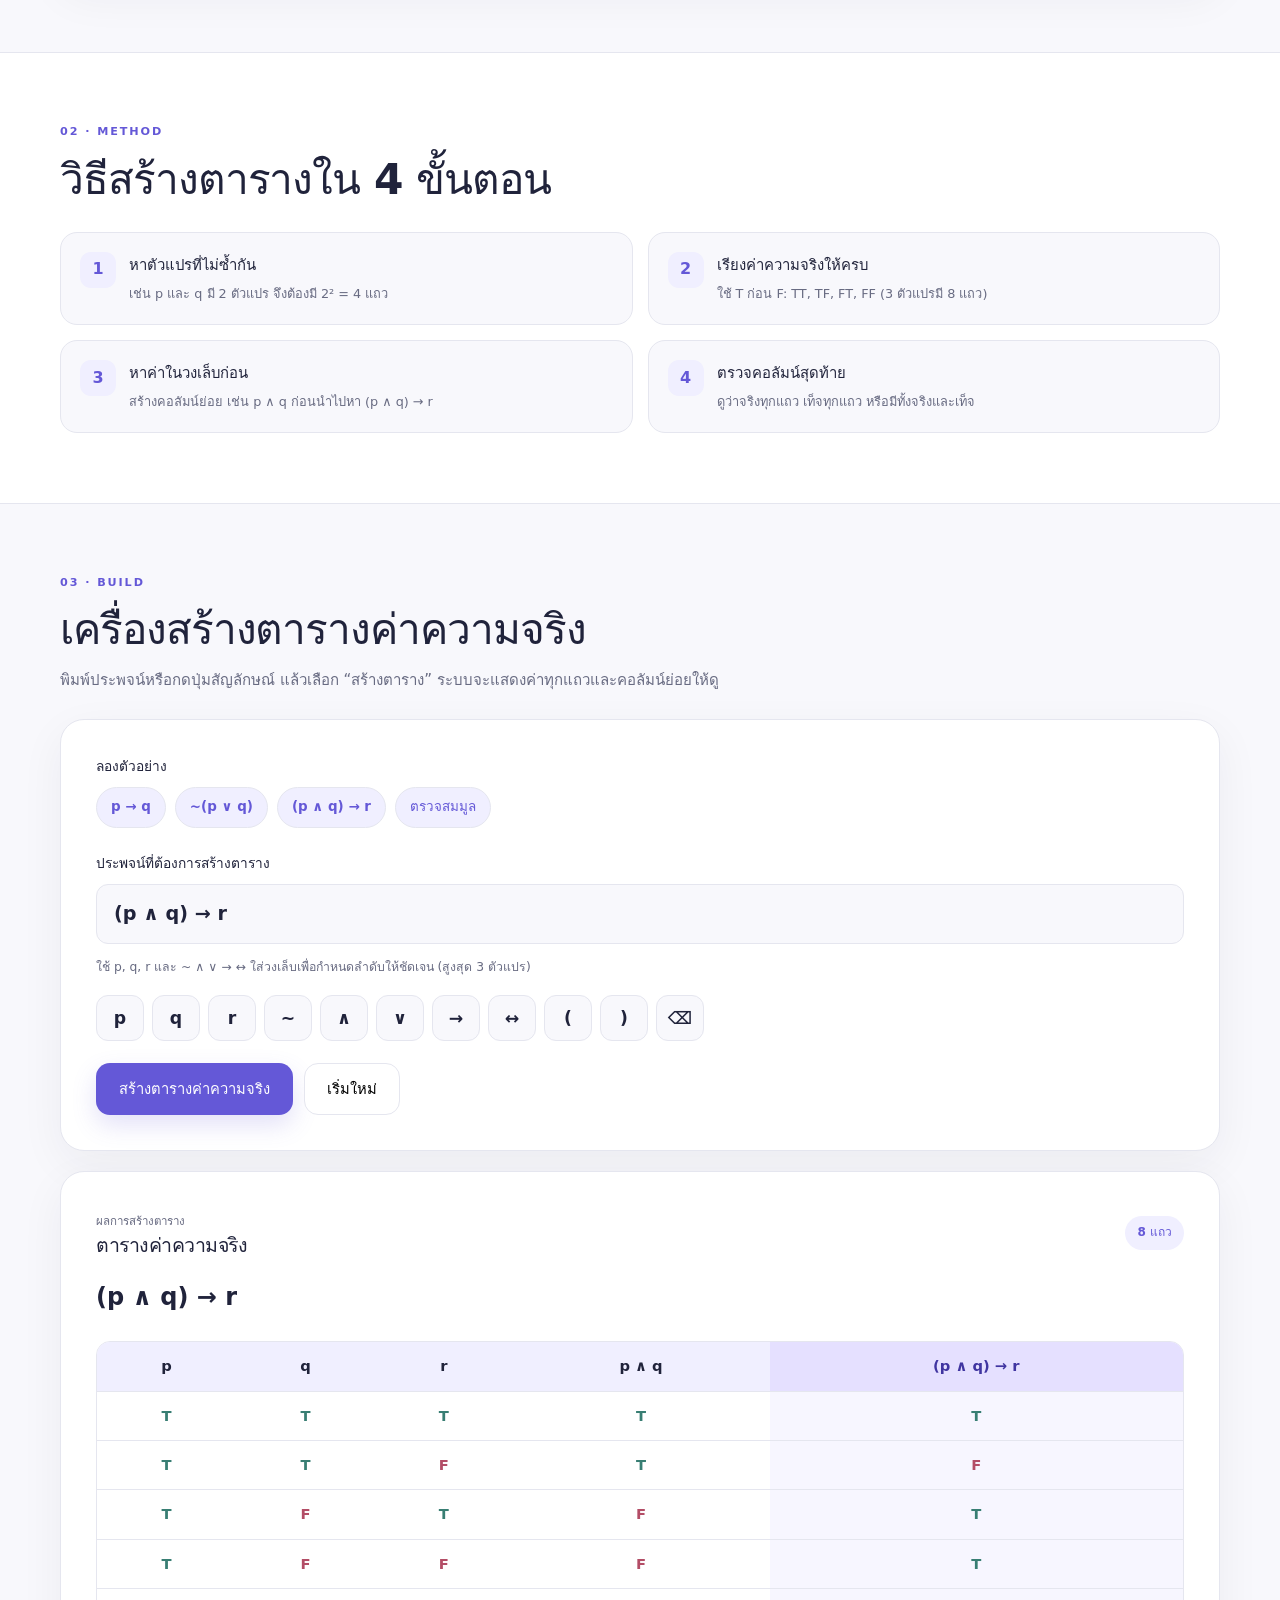
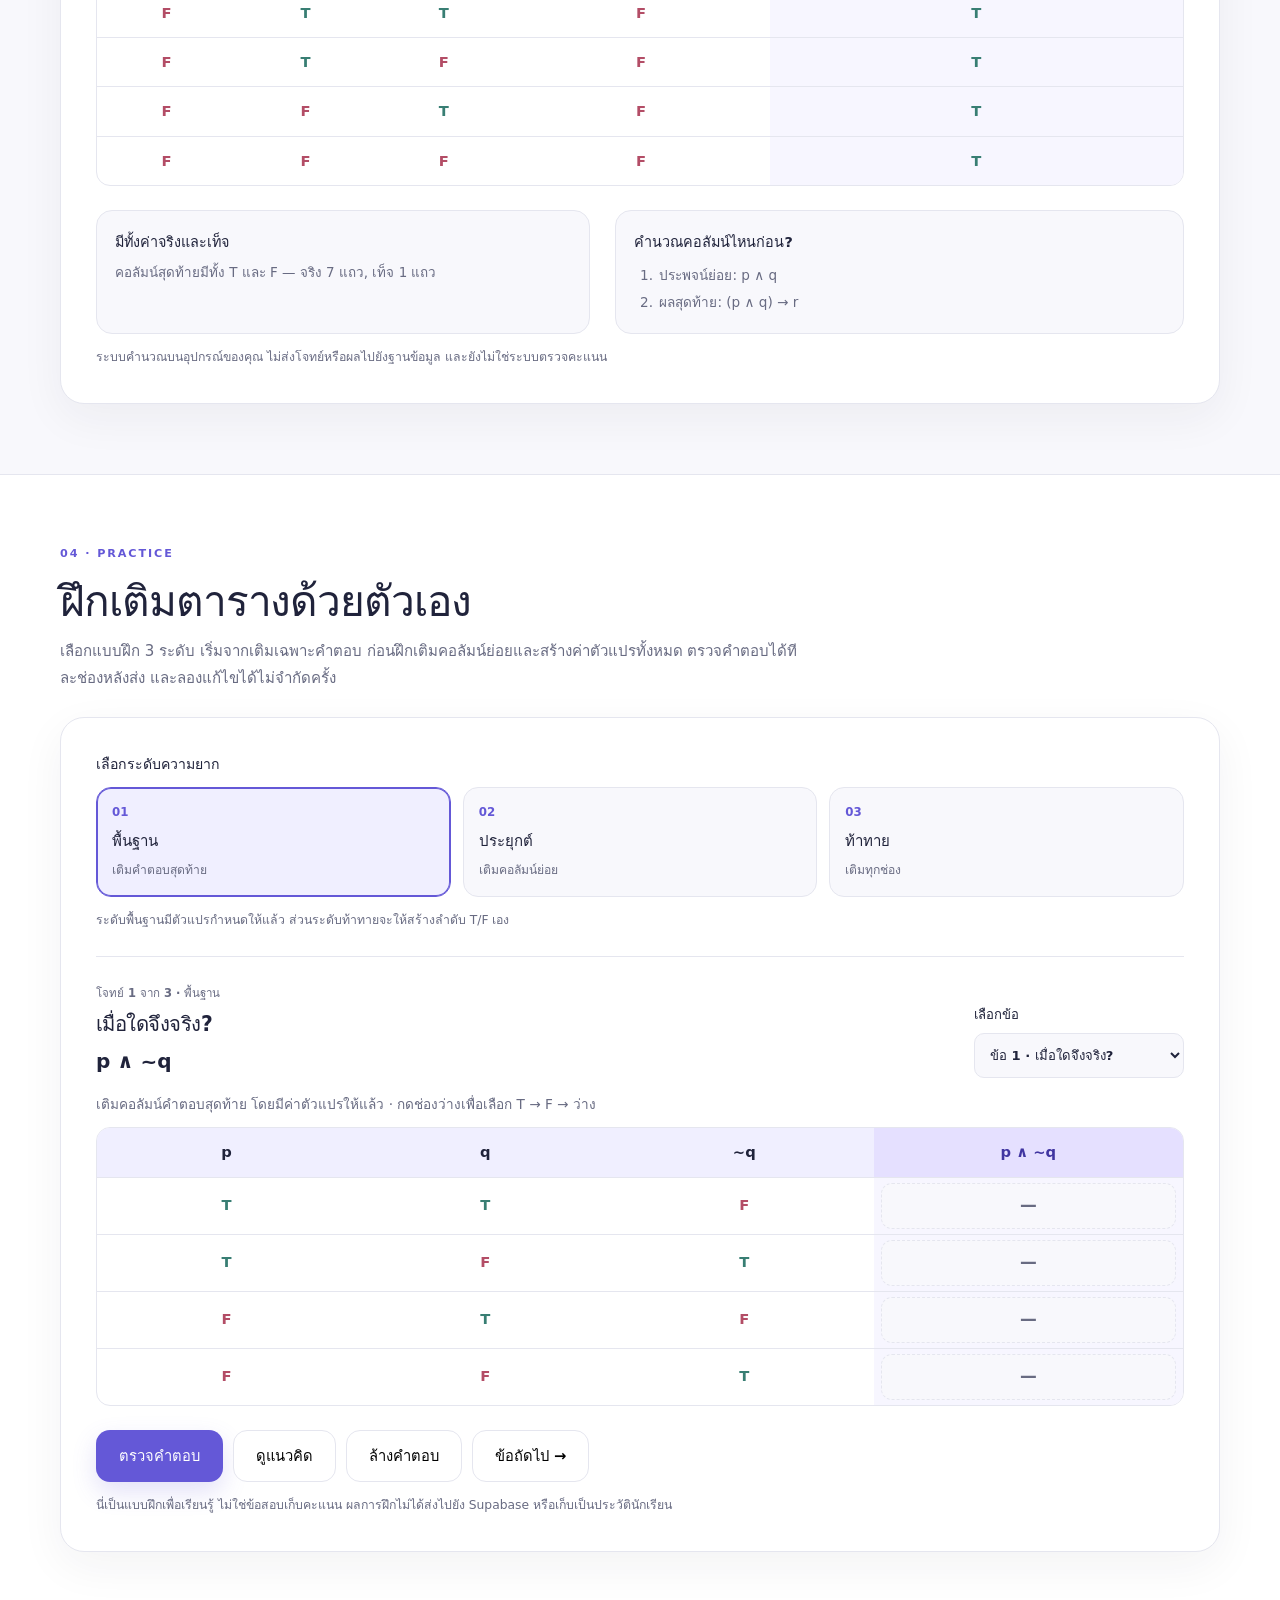
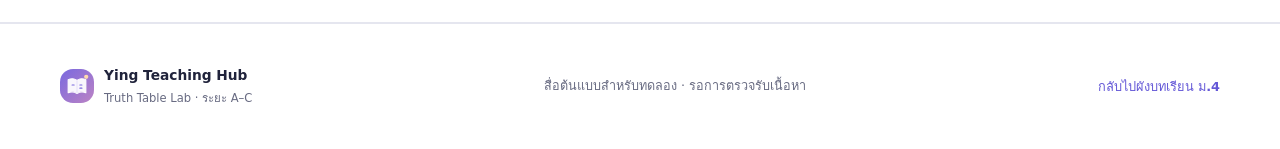
<file: logic/truth-table.html>
<!doctype html>
<html lang="th">
<head>
  <meta charset="utf-8">
  <meta name="viewport" content="width=device-width,initial-scale=1,viewport-fit=cover">
  <meta name="theme-color" content="#f7f7fc">
  <meta name="description" content="Truth Table Lab ห้องทดลองตารางค่าความจริงสำหรับคณิตศาสตร์เพิ่มเติม ม.4 ฝึกตัวเชื่อมและสร้างตารางทีละขั้น">
  <meta http-equiv="Content-Security-Policy" content="default-src 'self'; script-src 'self'; style-src 'self'; img-src 'self' data:; connect-src 'self'; font-src 'self'; object-src 'none'; base-uri 'self'; form-action 'none'">
  <title>Truth Table Lab | คณิตศาสตร์กับครูหญิง</title>
  <link rel="icon" href="../assets/mark.svg" type="image/svg+xml">
  <link rel="stylesheet" href="../styles.css">
  <link rel="stylesheet" href="./truth-table.css">
  <script type="module" src="./truth-table.js"></script>
  <script type="module" src="./practice.js"></script>
</head>
<body>
  <a class="skip-link" href="#main">ข้ามไปยังบทเรียน</a>
  <header class="site-header">
    <div class="container header-inner">
      <a class="brand" href="../math.html#m4-h2" aria-label="กลับไปผังเนื้อหาตรรกศาสตร์ ม.4">
        <img src="../assets/mark.svg" width="42" height="42" alt="">
        <span class="brand-text"><strong>Ying Teaching Hub</strong><small>Truth Table Lab · ครูหญิง</small></span>
      </a>
      <nav class="desktop-nav" aria-label="เมนูเว็บไซต์">
        <a href="../math.html#m4-h2">ผังวิชา ม.4</a>
        <a href="#learn">เรียนรู้ตัวเชื่อม</a>
        <a href="#builder">สร้างตาราง</a>
        <a href="#practice">ฝึกทำโจทย์</a>
      </nav>
      <button type="button" id="themeToggle" class="theme-button" aria-label="เปลี่ยนโหมดสี" aria-pressed="false">☾</button>
    </div>
  </header>

  <main id="main">
    <section class="logic-hero">
      <div class="container logic-hero-inner">
        <div>
          <span class="logic-eyebrow">คณิตศาสตร์เพิ่มเติม · ม.4 · ชั่วโมงที่ 2–3</span>
          <h1>Truth Table <span>Lab.</span></h1>
          <p class="logic-hero-subtitle">ห้องทดลอง <strong>ตารางค่าความจริง</strong></p>
          <p>เรียนรู้จากการลองเปลี่ยนค่าความจริง แล้วค่อย ๆ สร้างตารางของตัวเอง ไม่ต้องท่องจำอย่างเดียว</p>
          <div class="hero-actions">
            <a class="button primary" href="#learn">เริ่มเรียนรู้</a>
            <a class="button secondary" href="#builder">ไปเครื่องสร้างตาราง</a>
            <a class="button secondary" href="#practice">ฝึกทำโจทย์</a>
          </div>
          <p class="logic-phase">สื่อทดลองระยะ A–C · อยู่ระหว่างตรวจรับโดยครู · ผลการฝึกแสดงเฉพาะบนอุปกรณ์นี้</p>
        </div>
        <div class="logic-hero-art" aria-hidden="true">
          <span class="logic-art-mark">p → q</span>
          <div class="logic-art-grid">
            <span>p</span><span>q</span><span>p → q</span>
            <span>T</span><span>T</span><span>T</span>
            <span>T</span><span>F</span><span>F</span>
            <span>F</span><span>T</span><span>T</span>
            <span>F</span><span>F</span><span>T</span>
          </div>
        </div>
      </div>
    </section>

    <section class="container logic-section" id="learn" aria-labelledby="learnHeading">
      <div class="logic-section-intro">
        <p class="section-kicker">01 · LEARN</p>
        <h2 id="learnHeading">รู้จักตัวเชื่อมก่อนสร้างตาราง</h2>
        <p>ประพจน์มีค่าความจริงเป็นจริง (T) หรือเท็จ (F) ลองเลือกค่า p และ q แล้วสังเกตผลที่เกิดขึ้น</p>
      </div>
      <div class="logic-panel demo-panel">
        <div class="logic-panel-heading"><h3>ทดลองเปลี่ยนค่าความจริง</h3><span class="logic-tag">กดเปลี่ยนได้</span></div>
        <div class="logic-controls">
          <label for="demoOperator">ตัวเชื่อม
            <select id="demoOperator">
              <option value="∧">∧ และ</option>
              <option value="∨">∨ หรือ</option>
              <option value="→" selected>→ ถ้า...แล้ว...</option>
              <option value="↔">↔ ก็ต่อเมื่อ</option>
              <option value="~">~ นิเสธของ p</option>
            </select>
          </label>
          <label for="demoP">ค่าของ p
            <select id="demoP"><option value="T" selected>T · จริง</option><option value="F">F · เท็จ</option></select>
          </label>
          <label for="demoQ" id="demoQLabel">ค่าของ q
            <select id="demoQ"><option value="T">T · จริง</option><option value="F" selected>F · เท็จ</option></select>
          </label>
        </div>
        <div class="logic-demo-outcome">
          <div><span class="logic-small-label">ประพจน์ที่กำลังทดลอง</span><strong id="demoExpression">p → q</strong></div>
          <div><span class="logic-small-label">ค่าความจริง</span><strong id="demoAnswer" class="logic-value">F</strong></div>
        </div>
        <p id="demoExplanation" class="logic-explanation" aria-live="polite">เท็จเฉพาะเมื่อ p จริง และ q เท็จ</p>
        <h4>ตารางค่าความจริงของตัวเชื่อมนี้</h4>
        <div class="logic-scroll" tabindex="0" aria-label="ตารางค่าความจริงตัวเชื่อม เลื่อนแนวนอนได้">
          <table class="logic-table" id="demoTable"><caption class="visually-hidden">ผลทุกกรณีของตัวเชื่อมที่เลือก</caption></table>
        </div>
        <p class="logic-note">หมายเหตุ: “หรือ” ในตรรกศาสตร์รวมกรณีที่ p และ q เป็นจริงทั้งคู่ด้วย</p>
      </div>
    </section>

    <section class="logic-muted-section">
      <div class="container logic-section" aria-labelledby="methodHeading">
        <div class="logic-section-intro">
          <p class="section-kicker">02 · METHOD</p>
          <h2 id="methodHeading">วิธีสร้างตารางใน 4 ขั้นตอน</h2>
        </div>
        <ol class="logic-steps">
          <li><span>1</span><div><strong>หาตัวแปรที่ไม่ซ้ำกัน</strong><p>เช่น p และ q มี 2 ตัวแปร จึงต้องมี 2² = 4 แถว</p></div></li>
          <li><span>2</span><div><strong>เรียงค่าความจริงให้ครบ</strong><p>ใช้ T ก่อน F: TT, TF, FT, FF (3 ตัวแปรมี 8 แถว)</p></div></li>
          <li><span>3</span><div><strong>หาค่าในวงเล็บก่อน</strong><p>สร้างคอลัมน์ย่อย เช่น p ∧ q ก่อนนำไปหา (p ∧ q) → r</p></div></li>
          <li><span>4</span><div><strong>ตรวจคอลัมน์สุดท้าย</strong><p>ดูว่าจริงทุกแถว เท็จทุกแถว หรือมีทั้งจริงและเท็จ</p></div></li>
        </ol>
      </div>
    </section>

    <section class="container logic-section" id="builder" aria-labelledby="builderHeading">
      <div class="logic-section-intro">
        <p class="section-kicker">03 · BUILD</p>
        <h2 id="builderHeading">เครื่องสร้างตารางค่าความจริง</h2>
        <p>พิมพ์ประพจน์หรือกดปุ่มสัญลักษณ์ แล้วเลือก “สร้างตาราง” ระบบจะแสดงค่าทุกแถวและคอลัมน์ย่อยให้ดู</p>
      </div>
      <div class="logic-panel">
        <div class="logic-examples">
          <strong>ลองตัวอย่าง</strong>
          <div class="logic-chip-row">
            <button type="button" data-example="p → q">p → q</button>
            <button type="button" data-example="~(p ∨ q)">~(p ∨ q)</button>
            <button type="button" data-example="(p ∧ q) → r">(p ∧ q) → r</button>
            <button type="button" data-example="(p → q) ↔ (~q → ~p)">ตรวจสมมูล</button>
          </div>
        </div>
        <form id="builderForm" novalidate>
          <label class="logic-input-label" for="expressionInput">ประพจน์ที่ต้องการสร้างตาราง</label>
          <input id="expressionInput" name="expression" type="text" value="(p ∧ q) → r" maxlength="120" spellcheck="false" autocomplete="off" autocapitalize="off" aria-describedby="expressionHelp expressionError">
          <p id="expressionHelp" class="logic-hint">ใช้ p, q, r และ ~ ∧ ∨ → ↔ ใส่วงเล็บเพื่อกำหนดลำดับให้ชัดเจน (สูงสุด 3 ตัวแปร)</p>
          <div class="logic-keypad" role="group" aria-label="แป้นพิมพ์สัญลักษณ์ตรรกศาสตร์">
            <button type="button" data-insert="p">p</button>
            <button type="button" data-insert="q">q</button>
            <button type="button" data-insert="r">r</button>
            <button type="button" data-insert="~">~</button>
            <button type="button" data-insert="∧">∧</button>
            <button type="button" data-insert="∨">∨</button>
            <button type="button" data-insert="→">→</button>
            <button type="button" data-insert="↔">↔</button>
            <button type="button" data-insert="(">(</button>
            <button type="button" data-insert=")">)</button>
            <button type="button" id="deleteSymbol" aria-label="ลบสัญลักษณ์ก่อนตำแหน่งเคอร์เซอร์">⌫</button>
          </div>
          <p id="expressionError" class="logic-error" role="alert" hidden></p>
          <div class="logic-actions">
            <button class="button primary" type="submit">สร้างตารางค่าความจริง</button>
            <button class="button secondary" type="button" id="resetExpression">เริ่มใหม่</button>
          </div>
        </form>
      </div>
      <section class="logic-panel logic-result" id="results" aria-labelledby="resultHeading" tabindex="-1">
        <div class="logic-panel-heading">
          <div><span class="logic-small-label">ผลการสร้างตาราง</span><h3 id="resultHeading">ตารางค่าความจริง</h3></div>
          <span class="logic-tag" id="rowCount">8 แถว</span>
        </div>
        <p class="logic-result-formula" id="resultFormula">(p ∧ q) → r</p>
        <div class="logic-scroll" tabindex="0" aria-label="ตารางค่าความจริงที่สร้าง เลื่อนแนวนอนได้">
          <table id="resultTable" class="logic-table"><caption class="visually-hidden">ตารางค่าความจริงและประพจน์ย่อย</caption></table>
        </div>
        <div class="logic-result-bottom">
          <div><strong id="resultType">การจำแนกประพจน์</strong><p id="resultSummary"></p></div>
          <div><strong>คำนวณคอลัมน์ไหนก่อน?</strong><ol id="resultStages" class="logic-stage-list"></ol></div>
        </div>
        <p class="logic-note">ระบบคำนวณบนอุปกรณ์ของคุณ ไม่ส่งโจทย์หรือผลไปยังฐานข้อมูล และยังไม่ใช่ระบบตรวจคะแนน</p>
      </section>
    </section>
    <section class="logic-muted-section" id="practice" aria-labelledby="practiceHeading">
      <div class="container logic-section">
        <div class="logic-section-intro">
          <p class="section-kicker">04 · PRACTICE</p>
          <h2 id="practiceHeading">ฝึกเติมตารางด้วยตัวเอง</h2>
          <p>เลือกแบบฝึก 3 ระดับ เริ่มจากเติมเฉพาะคำตอบ ก่อนฝึกเติมคอลัมน์ย่อยและสร้างค่าตัวแปรทั้งหมด ตรวจคำตอบได้ทีละช่องหลังส่ง และลองแก้ไขได้ไม่จำกัดครั้ง</p>
        </div>
        <div class="logic-panel practice-panel">
          <fieldset class="practice-levels" aria-describedby="practiceLevelHelp">
            <legend>เลือกระดับความยาก</legend>
            <div class="practice-level-row" id="practiceLevels">
              <button type="button" data-level="basic" aria-pressed="true"><span>01</span><strong>พื้นฐาน</strong><small>เติมคำตอบสุดท้าย</small></button>
              <button type="button" data-level="intermediate" aria-pressed="false"><span>02</span><strong>ประยุกต์</strong><small>เติมคอลัมน์ย่อย</small></button>
              <button type="button" data-level="advanced" aria-pressed="false"><span>03</span><strong>ท้าทาย</strong><small>เติมทุกช่อง</small></button>
            </div>
          </fieldset>
          <p class="logic-hint" id="practiceLevelHelp">ระดับพื้นฐานมีตัวแปรกำหนดให้แล้ว ส่วนระดับท้าทายจะให้สร้างลำดับ T/F เอง</p>
          <div class="practice-exercise-top">
            <div>
              <span class="logic-small-label" id="practiceProgress">โจทย์ 1 จาก 3</span>
              <h3 id="practiceTitle">กำลังเตรียมแบบฝึก…</h3>
              <p class="practice-formula" id="practiceFormula"></p>
            </div>
            <label class="practice-picker" for="practiceQuestion">เลือกข้อ
              <select id="practiceQuestion" aria-label="เลือกข้อในระดับนี้"></select>
            </label>
          </div>
          <p class="practice-instruction" id="practiceInstruction">แตะช่องว่างเพื่อเลือก T หรือ F แตะซ้ำเพื่อเปลี่ยนค่า</p>
          <div class="logic-scroll practice-table-wrap" tabindex="0" aria-label="ตารางแบบฝึก เลื่อนแนวนอนได้">
            <table class="logic-table practice-table" id="practiceTable">
              <caption class="visually-hidden">เติมค่าความจริงแต่ละช่อง</caption>
            </table>
          </div>
          <div class="practice-actions">
            <button type="button" class="button primary" id="practiceCheck">ตรวจคำตอบ</button>
            <button type="button" class="button secondary" id="practiceHint">ดูแนวคิด</button>
            <button type="button" class="button secondary" id="practiceReset">ล้างคำตอบ</button>
            <button type="button" class="button secondary" id="practiceNext">ข้อถัดไป →</button>
          </div>
          <p id="practiceHintText" class="practice-hint" hidden></p>
          <div class="practice-feedback" id="practiceFeedback" role="status" aria-live="polite" hidden tabindex="-1">
            <strong id="practiceFeedbackTitle"></strong>
            <p id="practiceFeedbackDetail"></p>
          </div>
          <p class="logic-note">นี่เป็นแบบฝึกเพื่อเรียนรู้ ไม่ใช่ข้อสอบเก็บคะแนน ผลการฝึกไม่ได้ส่งไปยัง Supabase หรือเก็บเป็นประวัตินักเรียน</p>
        </div>
      </div>
    </section>

  </main>

  <footer class="site-footer">
    <div class="container footer-inner">
      <div class="footer-brand"><img src="../assets/mark.svg" width="34" height="34" alt=""><div><strong>Ying Teaching Hub</strong><small>Truth Table Lab · ระยะ A–C</small></div></div>
      <p>สื่อต้นแบบสำหรับทดลอง · รอการตรวจรับเนื้อหา</p>
      <a href="../math.html#m4-h2">กลับไปผังบทเรียน ม.4</a>
    </div>
  </footer>
</body>
</html>
</file>
<file: styles.css>
:root{color-scheme:light;--bg:#f8f8fc;--card:#fff;--ink:#20233b;--muted:#686b82;--stroke:#e5e6ef;--accent:#6458d7;--accent-deep:#5145c3;--lavender:#f0efff;--green:#387e73;--shadow:0 14px 45px rgba(32,35,59,.055);font-family:"Noto Sans Thai","Thonburi","Leelawadee UI",Tahoma,system-ui,sans-serif;font-synthesis:none}
*{box-sizing:border-box}html{scroll-behavior:smooth;scroll-padding-top:95px}body{margin:0;background:var(--bg);color:var(--ink);line-height:1.65;-webkit-font-smoothing:antialiased}button,input,select{font:inherit}a{color:inherit;text-decoration:none}button{cursor:pointer}img{display:block}h1,h2,h3,p{margin-top:0}h1,h2,h3{letter-spacing:-.025em;line-height:1.3}p{color:var(--muted)}:focus-visible{outline:3px solid #e09e55;outline-offset:3px}::selection{background:#dfd9ff}.container{width:min(1160px,calc(100% - 44px));margin-inline:auto}.skip-link{position:absolute;z-index:100;top:-80px;left:16px;background:var(--ink);color:var(--card);padding:9px 16px;border-radius:10px}.skip-link:focus{top:10px}.site-header{background:color-mix(in srgb,var(--card) 92%,transparent);backdrop-filter:blur(20px);border-bottom:1px solid var(--stroke);position:sticky;top:0;z-index:30}.header-inner{min-height:80px;display:flex;align-items:center;justify-content:space-between;gap:22px}.brand{display:flex;align-items:center;gap:11px;min-width:0}.brand img,.footer-brand img{border-radius:13px}.brand-text{display:grid;line-height:1.3}.brand-text strong{font-size:1.02rem;letter-spacing:-.02em}.brand-text small{font-size:.76rem;color:var(--muted);margin-top:4px}.desktop-nav{display:flex;align-items:center;gap:29px;margin-left:auto}.desktop-nav a{font-size:.89rem;font-weight:650;color:var(--muted);transition:color .15s}.desktop-nav a:hover{color:var(--accent)}.theme-button{width:43px;height:43px;border:1px solid var(--stroke);border-radius:13px;background:var(--card);color:var(--ink);font-size:1.25rem;display:grid;place-items:center}.theme-button:hover{border-color:var(--accent)}.hero{display:grid;grid-template-columns:minmax(0,1.2fr) minmax(315px,.8fr);align-items:center;gap:clamp(30px,6vw,90px);padding-block:clamp(62px,8vw,113px)}.hero-copy{max-width:640px}.eyebrow{display:inline-flex;gap:9px;align-items:center;color:var(--green);background:#e6f3ef;border:1px solid #cae3dc;font-size:.78rem;font-weight:750;padding:7px 13px;border-radius:99px}.status-dot{width:7px;height:7px;border-radius:50%;background:#4a9b82}.kicker,.section-kicker{color:var(--accent);letter-spacing:.17em;font-weight:800;font-size:.7rem}.kicker{margin:33px 0 10px}.hero h1{font-size:clamp(2.7rem,6vw,5.2rem);font-weight:850;line-height:1.13;margin:0 0 22px}.gradient-text{background:linear-gradient(120deg,#6256d9,#b484ce);background-clip:text;-webkit-background-clip:text;color:transparent}.hero-desc{font-size:1.05rem;max-width:560px;line-height:1.9}.hero-actions{display:flex;gap:11px;flex-wrap:wrap;margin:31px 0 20px}.button{display:inline-flex;gap:15px;align-items:center;justify-content:center;padding:13px 22px;min-height:48px;border-radius:14px;border:1px solid transparent;font-weight:750;font-size:.92rem;transition:transform .15s,background .15s,border-color .15s}.button:hover{transform:translateY(-2px)}.button.primary{color:#fff;background:var(--accent);box-shadow:0 10px 24px rgba(100,88,215,.18)}.button.primary:hover{background:var(--accent-deep)}.button.secondary{background:var(--card);border-color:var(--stroke)}.button.small{min-height:40px;padding:8px 15px}.privacy-note{font-size:.79rem;color:var(--muted);display:flex;align-items:center;gap:8px}.hero-card{min-height:430px;position:relative;overflow:hidden;background:linear-gradient(152deg,#eeeaff 0%,#fbf7ff 61%,#ffeef0 100%);border:1px solid #e5ddfa;border-radius:31px;padding:28px;box-shadow:0 35px 90px rgba(104,90,165,.13);transform:rotate(1deg)}.note-header{position:relative;z-index:1;display:flex;justify-content:space-between;align-items:center}.note-mini-label{font-size:.65rem;font-weight:850;color:#7e76af;letter-spacing:.13em}.note-sparkle{font-size:1.6rem;color:#ae84c5}.note-illustration{height:250px;display:flex;align-items:center;justify-content:center;position:relative}.book{position:absolute;width:112px;height:145px;border-radius:9px 14px 14px 9px;box-shadow:9px 12px 16px rgba(51,41,103,.14),inset 8px 0 rgba(255,255,255,.19);border:2px solid rgba(255,255,255,.35)}.book:after{content:"";position:absolute;inset:24px 19px auto;height:3px;background:rgba(255,255,255,.55);box-shadow:0 14px 0 rgba(255,255,255,.38),0 28px 0 rgba(255,255,255,.32);border-radius:5px}.book-one{background:#e7aab8;transform:rotate(-25deg) translate(-57px,6px)}.book-two{background:#8a7bdc;transform:rotate(12deg) translate(49px,-9px)}.book-three{background:#7db6a9;transform:rotate(-4deg);height:158px;width:116px}.illustration-star{position:absolute;font-size:28px;color:#bb85cb}.star-one{top:26px;left:45px}.star-two{bottom:33px;right:30px}.note-bottom{position:relative;z-index:1;display:flex;align-items:end;justify-content:space-between;gap:12px;border-top:1px solid #d9cffa;padding-top:20px}.label-overline{display:block;color:#736b92;font-size:.75rem}.big-number{font-size:2.55rem;letter-spacing:-.06em;line-height:1.1;display:inline-block;color:#4b426e}.label-suffix{font-size:.78rem;margin-left:7px;color:#817596}.soft-pill{font-size:.67rem;padding:8px 10px;border-radius:50px;background:#fff9;color:#615a88;white-space:nowrap}.intro-band{background:var(--card);border-block:1px solid var(--stroke)}.intro-grid{display:grid;grid-template-columns:repeat(3,1fr);gap:25px;padding-block:25px}.intro-grid>div{display:flex;align-items:start;gap:13px}.intro-grid strong{display:block;font-size:.93rem}.intro-grid p{font-size:.78rem;margin:3px 0 0}.small-icon{background:var(--lavender);color:var(--accent);width:42px;height:42px;flex:0 0 42px;display:grid;place-items:center;border-radius:13px;font-size:1.4rem}.section{padding-block:87px}.section-heading{display:flex;align-items:end;justify-content:space-between;gap:15px;margin-bottom:29px}.section-kicker{margin-bottom:10px}.section-heading h2{font-size:clamp(1.7rem,3.4vw,2.5rem);margin:0 0 10px}.section-heading p:not(.section-kicker){margin:0;font-size:.95rem}.heading-accent{color:var(--accent)}.workspace-grid{display:grid;grid-template-columns:repeat(2,minmax(0,1fr));gap:20px}.workspace-card{padding:31px;border-radius:25px;border:1px solid var(--stroke);background:var(--card);box-shadow:var(--shadow);min-height:310px;display:flex;align-items:start;flex-direction:column}.school-card{background:linear-gradient(145deg,#fff 40%,#f1f4ff 100%)}.tutoring-card{background:linear-gradient(145deg,#fff 40%,#fff1f4 100%)}.workspace-icon{width:53px;height:53px;border-radius:17px;background:#ececff;color:#5e57bd;display:grid;place-items:center;font-size:1.75rem;margin-bottom:18px;font-weight:700}.tutoring-card .workspace-icon{color:#b76f83;background:#ffe6eb}.workspace-type{font-size:.75rem;font-weight:750;color:var(--accent);margin-bottom:8px}.workspace-card h3{font-size:1.4rem;margin:0 0 9px}.workspace-card p{font-size:.9rem;max-width:480px;margin:0 0 24px}.card-footer{display:flex;justify-content:space-between;align-items:center;gap:10px;margin-top:auto;width:100%;border-top:1px solid var(--stroke);padding-top:18px;flex-wrap:wrap}.card-footer a{color:var(--accent);font-size:.85rem;font-weight:750}.muted-status{background:var(--card);font-size:.73rem;color:var(--muted);padding:6px 11px;border-radius:99px;border:1px solid var(--stroke)}.library-section{background:var(--card);border-block:1px solid var(--stroke)}.library-count{border:1px solid var(--stroke);padding:7px 13px;border-radius:99px;font-size:.76rem;color:var(--muted);white-space:nowrap}.filters{display:grid;grid-template-columns:2fr 1fr 1fr;gap:12px;background:var(--bg);border-radius:19px;padding:16px;border:1px solid var(--stroke)}.field{display:flex;flex-direction:column;gap:7px;font-size:.77rem;font-weight:700}.field input,.field select{min-height:47px;width:100%;background:var(--card);border:1px solid var(--stroke);border-radius:11px;padding:0 13px;color:var(--ink);outline-offset:2px}.field input::placeholder{color:#999aab}.input-shell{display:flex;align-items:center;position:relative}.input-shell>span{position:absolute;left:13px;font-size:1.45rem;color:#9392ac}.input-shell input{padding-left:40px}.catalog-message{min-height:27px;margin-top:16px;color:var(--muted);font-size:.81rem}.material-grid{display:grid;grid-template-columns:repeat(3,minmax(0,1fr));gap:15px;margin-top:10px}.material-card{border:1px solid var(--stroke);padding:22px;border-radius:17px;background:var(--card)}.material-category{display:inline-flex;font-size:.7rem;font-weight:750;color:var(--accent);background:var(--lavender);border-radius:99px;padding:5px 10px}.material-card h3{font-size:1.08rem;margin:13px 0 5px}.material-card p{font-size:.83rem;margin:0 0 16px}.material-card .details{display:flex;justify-content:space-between;gap:10px;font-size:.72rem;color:var(--muted);border-top:1px solid var(--stroke);padding-top:12px}.material-card a{display:inline-flex;font-weight:800;font-size:.85rem;color:var(--accent);margin-top:15px}.empty-state{max-width:550px;margin:18px auto 8px;border:1px dashed #d6d3e9;border-radius:23px;text-align:center;padding:43px 25px;background:var(--bg)}.empty-state[hidden],#resetFilters[hidden]{display:none}.empty-art{font-size:3.5rem;color:#a29bdc;background:var(--lavender);width:91px;height:91px;display:grid;place-items:center;margin:0 auto 19px;border-radius:25px;transform:rotate(-7deg)}.empty-state h3{font-size:1.27rem;margin:0 0 8px}.empty-state p{font-size:.87rem;margin-bottom:20px}.roadmap-grid{display:grid;grid-template-columns:repeat(3,1fr);gap:15px}.roadmap-card{border:1px solid var(--stroke);border-radius:20px;padding:22px;background:var(--card)}.roadmap-card.active{border-color:#d6d0f8;box-shadow:var(--shadow)}.step-number{display:block;font-size:2.1rem;font-weight:850;color:#cecae8;line-height:1}.step-state{display:inline-block;margin-top:18px;padding:5px 10px;border-radius:99px;background:var(--bg);color:var(--muted);font-size:.69rem;font-weight:800}.active .step-state{background:#e9e7ff;color:#5548b1}.roadmap-card h3{font-size:1.1rem;margin:13px 0 8px}.roadmap-card p{font-size:.84rem;margin:0}.safety-banner{margin-top:26px;border-radius:19px;border:1px solid var(--stroke);background:var(--lavender);display:flex;align-items:start;gap:16px;padding:22px}.safety-symbol{font-size:1.7rem;color:var(--accent)}.safety-banner strong{font-size:.94rem}.safety-banner p{font-size:.81rem;margin:5px 0 0}.site-footer{background:var(--card);border-top:1px solid var(--stroke)}.footer-inner{min-height:125px;display:flex;align-items:center;justify-content:space-between;gap:18px}.footer-brand{display:flex;align-items:center;gap:10px}.footer-brand div{display:grid;gap:2px}.footer-brand strong{font-size:.86rem}.footer-brand small{color:var(--muted);font-size:.72rem}.site-footer p{font-size:.79rem;margin:0}.site-footer a{color:var(--accent);font-size:.8rem;font-weight:750}.mobile-nav{display:none}
[data-theme="dark"]{color-scheme:dark;--bg:#151728;--card:#222439;--ink:#f4f2ff;--muted:#bab9cb;--stroke:#3a3b52;--lavender:#343052;--accent:#aba4ff;--accent-deep:#8f84f0;--green:#a2e4cb;--shadow:0 18px 50px rgba(0,0,0,.15)}
[data-theme="dark"] .site-header{background:#222439ef}[data-theme="dark"] .eyebrow{background:#213d39;border-color:#2c5b52}[data-theme="dark"] .hero-card{background:linear-gradient(145deg,#40355f,#574967 65%,#664455);border-color:#665078}[data-theme="dark"] .label-overline,[data-theme="dark"] .label-suffix,[data-theme="dark"] .note-mini-label{color:#e4d7fa}[data-theme="dark"] .big-number{color:#fff}[data-theme="dark"] .note-bottom{border-color:#857296}[data-theme="dark"] .soft-pill{background:#ffffff1c;color:#eee6fa}[data-theme="dark"] .school-card{background:linear-gradient(145deg,var(--card) 40%,#272e49)}[data-theme="dark"] .tutoring-card{background:linear-gradient(145deg,var(--card) 40%,#452d42)}[data-theme="dark"] .workspace-icon,[data-theme="dark"] .tutoring-card .workspace-icon{background:#41385d;color:#efddff}[data-theme="dark"] .step-number{color:#6a657e}[data-theme="dark"] .active .step-state{background:#403b66;color:#dfd8ff}[data-theme="dark"] .empty-state{border-color:#52516b}[data-theme="dark"] .field input::placeholder{color:#a2a1b3}[data-theme="dark"] .material-category{color:#dad4ff}
@media(max-width:960px){.desktop-nav{gap:17px}.hero{gap:25px}.hero-card{min-height:400px}.material-grid{grid-template-columns:repeat(2,1fr)}}@media(max-width:720px){html{scroll-padding-top:74px}.container{width:min(100% - 32px,560px)}.header-inner{min-height:66px}.brand img{width:38px;height:38px}.brand-text strong{font-size:.95rem}.desktop-nav{display:none}.hero{grid-template-columns:1fr;padding-block:45px 40px;gap:37px}.kicker{margin:24px 0 12px}.hero h1{font-size:clamp(2.55rem,10vw,4.2rem)}.hero-desc{font-size:.96rem}.hero-card{width:min(100%,430px);justify-self:center;min-height:320px;padding:23px;transform:none}.note-illustration{height:165px}.book{scale:.72}.note-bottom{padding-top:12px}.intro-grid{grid-template-columns:1fr;gap:19px;padding-block:22px}.section{padding-block:57px}.workspace-grid{grid-template-columns:1fr}.workspace-card{min-height:280px;padding:24px}.filters{grid-template-columns:repeat(2,1fr)}.search-field{grid-column:1 / -1}.material-grid{grid-template-columns:1fr}.roadmap-grid{grid-template-columns:1fr}.roadmap-card{padding:21px}.footer-inner{flex-wrap:wrap;gap:13px;padding:25px 0 105px}.footer-inner>p{width:100%}.mobile-nav{display:grid;grid-template-columns:repeat(4,1fr);position:fixed;bottom:0;left:0;right:0;z-index:35;background:var(--card);border-top:1px solid var(--stroke);padding:8px 5px max(8px,env(safe-area-inset-bottom));box-shadow:0 -6px 28px #00000009}.mobile-nav a{display:grid;justify-items:center;gap:1px;min-height:45px;font-size:.68rem;font-weight:750;color:var(--muted)}.mobile-nav a span{font-size:1.5rem;line-height:1.1}.mobile-nav a:hover,.mobile-nav a:focus-visible{color:var(--accent)}}@media(max-width:390px){.container{width:calc(100% - 26px)}.hero-actions .button{flex:1;padding-inline:11px;font-size:.82rem}.section-heading{align-items:start;flex-direction:column}.filters{padding:12px}.hero-card{min-height:308px}.big-number{font-size:2.2rem}.note-mini-label{font-size:.57rem}}
@media(prefers-reduced-motion:reduce){html{scroll-behavior:auto}*,*:before,*:after{transition:none!important;animation:none!important}}


/* Home link to the safe public mathematics outline */
.math-feature-section{padding-top:5px;padding-bottom:72px}
.math-feature{display:flex;align-items:center;gap:24px;border-radius:23px;padding:29px 31px;background:linear-gradient(115deg,#eeeaff 0%,#f8edfa 55%,#ffedf3 100%);border:1px solid #ded7f4}
.math-feature-symbol{flex:0 0 87px;width:87px;height:87px;border-radius:24px;background:#fff9;display:grid;place-items:center;color:#7966d3;font:700 3rem Georgia,serif;transform:rotate(-8deg)}
.math-feature>div:nth-child(2){flex:1}
.math-feature-eyebrow{font-size:.69rem;font-weight:850;color:#6c5fbd;letter-spacing:.12em}
.math-feature h2{margin:5px 0 7px;font-size:1.6rem}
.math-feature p{margin:0;font-size:.86rem;max-width:555px}
.math-feature .button{white-space:nowrap}
[data-theme="dark"] .math-feature{background:linear-gradient(115deg,#342c54,#3b2b48);border-color:#544568}
[data-theme="dark"] .math-feature-symbol{background:#56476b;color:#d2c9ff}
[data-theme="dark"] .math-feature-eyebrow{color:#c6bbf5}
@media(max-width:950px){.math-feature{flex-wrap:wrap}.math-feature .button{margin-left:auto}}
@media(max-width:720px){.math-feature-section{padding-bottom:52px}.math-feature{padding:24px;gap:14px}.math-feature-symbol{width:65px;height:65px;flex-basis:65px;font-size:2.5rem}.math-feature h2{font-size:1.3rem}.math-feature>div:nth-child(2){flex-basis:calc(100% - 83px)}.math-feature .button{margin:8px 0 0;width:100%}}
</file>
<file: classroom/classroom.css>
:root{color-scheme:light;--bg:#f8faf6;--ink:#243e32;--muted:#52675e;--green:#28513e;--cream:#eef2e8;--border:#d5ddd3;--white:#fff;--soft:#e8f0e4;font-family:"Noto Sans Thai","Sarabun","Thonburi",Tahoma,system-ui,sans-serif;font-synthesis:none}
*{box-sizing:border-box}html{scroll-behavior:smooth;scroll-padding-top:110px}body{margin:0;background:var(--bg);color:var(--ink);line-height:1.6;-webkit-font-smoothing:antialiased}h1,h2,h3,p{margin-top:0}h1,h2,h3{line-height:1.27}h1{font-size:clamp(1.75rem,5vw,2.4rem);margin-bottom:0}h2{font-size:clamp(1.2rem,3vw,1.65rem)}a{color:inherit;text-decoration:none}button{font:inherit;cursor:pointer}button:disabled{cursor:not-allowed}a:focus-visible,button:focus-visible{outline:3px solid #bc853f;outline-offset:3px}.shell{width:min(950px,calc(100% - 36px));margin-inline:auto}.skip{position:absolute;z-index:100;top:-90px;left:12px;background:var(--green);color:white;padding:12px}.skip:focus{top:8px}
.site-header{position:sticky;top:0;z-index:20;background:rgba(250,251,248,.97);border-bottom:1px solid var(--border);backdrop-filter:blur(12px)}.header-inner{display:flex;align-items:center;justify-content:space-between;gap:12px;min-height:86px}.brand{display:flex;align-items:center;gap:11px;min-width:0}.brand img{border-radius:14px;flex:0 0 auto}.brand span{display:grid;min-width:0;line-height:1.28}.brand strong{font-size:1.18rem;white-space:nowrap}.brand small{font-size:.72rem;color:var(--muted);white-space:nowrap;overflow:hidden;text-overflow:ellipsis;margin-top:4px}.status-action{border:1px solid var(--border);background:#edf3eb;color:var(--green);border-radius:100px;padding:9px 13px;font-weight:700;white-space:nowrap}
.room-section{padding-top:21px}.section-top,.section-head{display:flex;align-items:center;justify-content:space-between;gap:15px}.section-top{margin-bottom:19px}.eyebrow{font-size:.77rem;letter-spacing:.02em;color:#63776c;font-weight:750;margin:0 0 3px}.status-pill,.light-pill{background:#e8efe3;color:#3f694f;border-radius:999px;font-weight:700;padding:7px 12px;white-space:nowrap;font-size:.77rem}
.classroom-panel{border:1px solid var(--border);border-radius:24px;overflow:hidden;background:var(--white)}.scene{height:clamp(250px,54vw,420px);position:relative;display:grid;place-items:center;background:#edf1e9;overflow:hidden}.room-art{display:block;width:min(100%,780px);height:100%;object-fit:contain;filter:drop-shadow(0 12px 10px rgba(31,58,43,.06))}.scene-badge{position:absolute;top:21px;left:50%;transform:translateX(-50%);background:#28503f;color:#fff;border-radius:12px;padding:9px 13px;font-size:clamp(.72rem,2.5vw,.95rem);font-weight:750;white-space:nowrap;box-shadow:0 5px 16px #284b3d30;z-index:2}.teacher-label{position:absolute;top:36%;left:12%;z-index:2;padding:5px 10px;background:#fffef4;border:1px solid #789381;border-radius:8px;font-weight:750;transform:rotate(-2deg)}.panel-content{padding:22px}.panel-head{display:flex;align-items:center;justify-content:space-between;gap:10px}.panel-head h2{margin:4px 0 0}.muted-line{font-size:.85rem;color:var(--muted);margin:0}.course-switch{display:grid;grid-template-columns:1fr 1fr;gap:8px;margin:21px 0 15px}.course-switch button{background:#fff;border:1px solid #c7d3c8;padding:10px 7px;border-radius:12px;color:var(--green);font-weight:800;min-height:48px}.course-switch button.active{background:var(--green);color:white;border-color:var(--green)}.course-desc{color:var(--muted);font-size:.93rem;min-height:2em}.stat-grid{display:grid;grid-template-columns:repeat(3,1fr);gap:9px;margin:15px 0}.stat{background:#f1f5ee;border-radius:13px;padding:14px 9px;text-align:center}.stat strong{display:block;font-size:1.8rem;color:var(--green);line-height:1.2}.stat small{display:block;font-size:.72rem;color:var(--muted);margin-top:5px}.source-note{font-size:.77rem;color:#63766b;margin:15px 0}.main-actions{display:flex;flex-wrap:wrap;gap:9px;margin-top:17px}.action{border:1px solid #bccdbd;border-radius:11px;padding:10px 15px;min-height:45px;display:inline-flex;align-items:center;justify-content:center;font-weight:750;background:white;color:var(--green)}.action.primary{background:var(--green);color:white;border-color:var(--green)}
.content-section{padding:32px 0 4px}.section-head{margin:0 0 17px}.section-head h2{margin:0}.plain-link{font-size:.85rem;font-weight:700;color:#376a52;white-space:nowrap}.lesson-list{display:grid;gap:9px}.lesson-card{display:flex;align-items:flex-start;gap:12px;border:1px solid var(--border);background:var(--white);border-radius:13px;padding:13px 14px}.lesson-number{flex:0 0 auto;background:#e9f1e8;color:var(--green);font-weight:800;border-radius:9px;padding:6px 9px;font-size:.8rem}.lesson-card strong{display:block;font-size:.95rem}.lesson-card p{font-size:.8rem;color:var(--muted);margin:2px 0 0}.lesson-card small{margin-left:auto;font-size:.7rem;color:#66796b;white-space:nowrap}.empty-card{border:1px solid var(--border);padding:22px;border-radius:17px;background:var(--white)}.empty-card h3{font-size:1rem;margin:0 0 7px}.empty-card p{font-size:.86rem;color:var(--muted);margin:0}.feature-grid{display:grid;grid-template-columns:repeat(2,1fr);gap:12px}.feature-card{border:1px solid var(--border);border-radius:15px;background:var(--white);padding:17px;display:flex;align-items:center;gap:11px;min-width:0}.feature-card:hover{border-color:#8caa95}.feature-icon{display:grid;place-items:center;flex:0 0 62px;width:62px;height:62px;border-radius:13px;background:#e5eee5;font-weight:900;color:var(--green);font-size:1.2rem}.feature-info{display:grid;gap:4px;flex:1;min-width:0}.feature-info strong{font-size:1rem}.feature-info small{color:var(--muted);font-size:.79rem}.feature-meta{font-size:.72rem;color:#4f7e63}.account-card{background:#edf3ea;border:1px solid var(--border);border-radius:17px;padding:20px}.account-card strong{font-size:1.07rem}.account-card p{font-size:.87rem;color:var(--muted);margin:7px 0 12px}.text-button{border:0;background:transparent;color:var(--green);text-decoration:underline;font-weight:750;padding:7px 0}.footer{padding:35px 0 100px;display:flex;justify-content:space-between;gap:10px;color:#68796e;font-size:.8rem}.footer a{text-decoration:underline}
.mobile-nav{position:fixed;z-index:30;bottom:0;left:0;right:0;display:grid;grid-template-columns:repeat(4,1fr);gap:4px;background:rgba(251,252,248,.98);border-top:1px solid var(--border);padding:8px max(8px,env(safe-area-inset-right)) calc(8px + env(safe-area-inset-bottom)) max(8px,env(safe-area-inset-left));box-shadow:0 -5px 22px #2a4b3720}.mobile-nav a{display:grid;justify-items:center;align-content:center;color:#4d6858;font-size:.72rem;font-weight:700;line-height:1.3;border-radius:13px;min-height:57px;gap:4px}.mobile-nav a span{font-size:1.4rem;line-height:1}.mobile-nav a.selected,.mobile-nav a[aria-current="location"]{background:#e5eedf;color:#1f5037}
dialog{border:1px solid var(--border);border-radius:19px;box-shadow:0 22px 70px #18271a45;max-width:min(510px,calc(100% - 36px));padding:0;color:var(--ink)}dialog::backdrop{background:#182b2099}.dialog-body{padding:25px}.dialog-body h2{margin-bottom:10px}.dialog-body p{font-size:.93rem;color:var(--muted)}.dialog-body button{min-width:100px}
@media(max-width:640px){.shell{width:calc(100% - 30px)}.header-inner{min-height:77px}.brand strong{font-size:1rem}.brand small{max-width:185px;font-size:.66rem}.brand img{height:43px;width:43px}.status-action{font-size:.79rem;padding:8px 10px}.section-top{align-items:flex-end}.section-top .status-pill{font-size:.68rem;padding:6px 8px}.scene{height:clamp(250px,70vw,340px)}.teacher-label{left:5%;top:38%;font-size:.73rem}.panel-content{padding:18px}.stat strong{font-size:1.5rem}.stat small{font-size:.65rem}.feature-grid{grid-template-columns:1fr}.lesson-card small{display:none}.footer{flex-direction:column;gap:6px}.main-actions .action{flex:1}.content-section{padding-top:28px}}
@media(max-width:370px){.brand small{max-width:138px}.scene-badge{font-size:.65rem}.course-switch button{font-size:.8rem}.mobile-nav a{font-size:.66rem}.stat small{font-size:.59rem}}
@media(prefers-reduced-motion:reduce){html{scroll-behavior:auto}}

.published-item{display:block;padding:10px 0;text-decoration:underline;color:var(--green)}

.world-entry{display:flex;align-items:center;gap:15px;border:2px solid #c2dfcc;background:linear-gradient(110deg,#e8f6e9,#fff5f2);border-radius:19px;padding:17px 20px;margin:0 0 17px;color:#345a42}.world-entry strong,.world-entry small{display:block}.world-entry strong{font-size:1.07rem;font-weight:900}.world-entry small{font-size:.8rem;color:#607f6d}.world-entry .world-flower{font-size:35px;color:#c9839b}.world-entry>span:last-child{margin-left:auto;font-size:23px}.world-entry:hover{background:#e5f5e8}@media(max-width:600px){.world-entry{padding:13px 12px;gap:9px}.world-entry strong{font-size:.9rem}.world-entry small{font-size:.73rem}.world-entry .world-flower{font-size:26px}}
</file>
<file: classroom/login/login.css>
:root{font-family:"Sarabun","Noto Sans Thai","Thonburi",Tahoma,system-ui,sans-serif;color:#385244;font-synthesis:none;color-scheme:light}
*{box-sizing:border-box}body{margin:0;background:radial-gradient(circle at 15% 10%,#e4f4e8,transparent 30%),radial-gradient(circle at 100% 65%,#fdebf0,transparent 35%),#fffaf5;min-height:100vh;line-height:1.65}button,input{font:inherit}button{cursor:pointer}a{color:inherit;text-decoration:none}a:focus-visible,button:focus-visible,input:focus-visible,summary:focus-visible{outline:3px solid #6ba485;outline-offset:3px}.skip{position:absolute;top:-80px;left:16px;background:#2a634a;color:white;padding:10px}.skip:focus{top:12px}.top{width:min(1050px,calc(100% - 36px));margin:auto;display:flex;align-items:center;justify-content:space-between;padding:26px 0 10px}.brand{display:flex;align-items:center;gap:12px}.brand-mark{width:44px;height:44px;border-radius:14px;background:#d7eddf;display:grid;place-items:center;font-size:28px;color:#7aab90}.brand strong,.brand small{display:block;line-height:1.3}.brand strong{font-size:18px}.brand small{font-size:12px;color:#7f9787}.back{font-size:13px;font-weight:700;color:#658575}.wrap{width:min(460px,calc(100% - 36px));margin:16px auto 40px}.welcome{text-align:center;margin-bottom:19px}.welcome .eyebrow{letter-spacing:2px;color:#83ad97;font-weight:800;font-size:11px;margin:0 0 6px}.welcome h1{font-size:clamp(24px,6vw,30px);margin:0}.welcome h1 span{color:#dca6b6}.welcome p:not(.eyebrow){font-size:13px;color:#6f8276;margin:8px 0 0}.auth-card{border:1px solid #e4e9dd;border-radius:25px;background:#fff;box-shadow:0 20px 40px #405f4820;padding:28px 29px}.avatar{height:61px;width:61px;display:grid;place-items:center;border-radius:21px;margin:0 auto 11px;background:#fff0f3;color:#d99bad;font-size:36px}.auth-card h2{text-align:center;font-size:23px;margin:0 0 4px}.hint{text-align:center;color:#7d9082;font-size:13px;margin:0 0 20px}form{display:grid;gap:8px}label{font-size:14px;font-weight:750;color:#4e6f5b}input{border:1px solid #d6e5da;background:#fcfefa;border-radius:12px;min-height:48px;padding:10px 13px;font-size:15px;width:100%;color:#314b3e}input::placeholder{color:#a3b0a7}input:focus{border-color:#86b49a;outline:2px solid #c1e5ce}label:not(:first-child){margin-top:8px}button.primary,.dashboard-actions .primary{border:none;border-radius:13px;background:#76ab8a;color:#fff;padding:13px 17px;min-height:48px;font-weight:900;text-align:center;margin-top:12px}.primary:disabled,.secondary:disabled{opacity:.65;cursor:wait}.secondary{border:1px solid #a8c8b4;background:#fff;color:#4f8461;padding:11px 15px;border-radius:13px;font-weight:750;min-height:45px}.feedback{border-radius:11px;background:#f4f7f3;padding:12px;color:#677d6e;font-size:12px;margin:17px 0 0}.feedback.error{background:#fff0f0;color:#a15c5c}.feedback.success{background:#edf6ee;color:#447a56}.teacher-name{font-size:19px;font-weight:850;margin:0;color:#447a56;text-align:center}.session-note{font-size:12px;color:#768b7b;text-align:center;margin:3px 0 15px}.dashboard-actions{display:grid;gap:8px}.dashboard-actions .primary{margin:0}.password-change{margin-top:18px;border-top:1px solid #edf0ea;padding-top:14px}.password-change summary{cursor:pointer;font-size:13px;font-weight:750;color:#6c8978}.password-change form{margin-top:12px}.password-change .secondary{margin-top:8px}.student-note{margin-top:18px;background:#f9f4ff;border:1px solid #ede2f5;border-radius:18px;padding:18px 20px}.student-note h3{font-size:15px;margin:0 0 4px;color:#7d6d8f}.student-note p{font-size:12px;color:#81768f;margin:0 0 7px}.student-note a{font-size:12px;color:#6c8391;font-weight:800;text-decoration:underline}footer{text-align:center;font-size:11px;color:#91a39a;padding:10px 0 30px}@media(max-width:480px){.top{padding-top:16px}.auth-card{padding:22px 20px;border-radius:19px}.brand strong{font-size:16px}.brand small{font-size:11px}}
</file>
<file: classroom/student/student.css>
:root{font-family:"Sarabun","Noto Sans Thai","Thonburi",Tahoma,system-ui,sans-serif;color:#42574c;font-synthesis:none;color-scheme:light}
*{box-sizing:border-box}body{margin:0;min-height:100vh;line-height:1.6;background:radial-gradient(circle at 0% 12%,#e0f1e7,transparent 34%),radial-gradient(circle at 100% 77%,#ffeaf1,transparent 42%),#fffaf5}a{color:#4e8165}button,input{font:inherit}button{cursor:pointer}button:disabled{opacity:.6;cursor:wait}.skip{position:absolute;top:-90px;left:10px;background:#276b46;color:white;padding:12px}.skip:focus{top:10px}:focus-visible{outline:3px solid #519a73;outline-offset:3px}
.header{display:flex;justify-content:space-between;align-items:center;width:min(980px,calc(100% - 36px));margin:0 auto;padding:22px 0 8px;gap:12px}.brand{display:flex;align-items:center;gap:11px;text-decoration:none;color:#4d7057}.brand-icon{display:grid;place-items:center;background:#ddf1e4;width:43px;height:43px;border-radius:14px;font-size:29px;color:#89b698}.brand strong,.brand small{display:block;line-height:1.25}.brand strong{font-size:18px}.brand small{font-size:11px;color:#7c9583}.back{font-size:12px;font-weight:800;white-space:nowrap}.shell{width:min(445px,calc(100% - 28px));margin:23px auto 50px}.eyebrow{text-align:center;color:#7cb48f;font-size:11px;font-weight:900;letter-spacing:1.5px;margin:0 0 4px}h1{text-align:center;color:#487557;font-size:clamp(23px,6vw,31px);margin:0}.subtitle{color:#7a8b7f;font-size:13px;text-align:center;margin:9px auto 20px}.panel{background:white;border:1px solid #e1e7dc;border-radius:23px;padding:25px 26px 21px;box-shadow:0 16px 42px #46614a1c}.panel-top{text-align:center}.large-icon{display:grid;place-items:center;margin:0 auto 10px;width:61px;height:61px;border-radius:20px;color:#d292ab;background:#ffedf3;font-size:32px}.panel h2{font-size:20px;margin:0 0 4px}.panel-top p{font-size:13px;margin:0 0 20px;color:#829385}form{display:grid;gap:8px}form[hidden],.dashboard[hidden]{display:none!important}label{font-size:14px;font-weight:800;color:#4e6b58}input{width:100%;border:1px solid #d2dfd3;border-radius:12px;background:#fbfdfb;font-size:16px;padding:11px 12px;min-height:49px;color:#3d604e}label:not(:first-child){margin-top:10px}button.primary,.as-link{display:block;border:0;border-radius:12px;background:#79af8e;padding:12px 17px;color:white;font-weight:900;text-align:center;min-height:47px;text-decoration:none;margin-top:15px}.as-link{margin:7px 0 13px}.secondary{border:1px solid #bad7c2;background:#fff;color:#5e9772;border-radius:12px;padding:10px 17px;min-height:43px;font-weight:800;width:100%;margin-top:15px}.text-button{background:transparent;border:0;color:#7a987e;text-decoration:underline;margin-top:3px;font-size:12px;padding:9px}.important{padding:11px;border:1px solid #f3dfbc;background:#fff8e9;border-radius:11px;color:#846948;font-size:13px;margin:0 0 6px}.message{background:#f2f7f0;color:#667d6e;border-radius:11px;padding:10px 13px;font-size:12px;margin:17px 0 0}.message.error{background:#fff0f0;color:#a65d61}.message.success{background:#ecf6ed;color:#4c8762}.grades{background:#f7faf7;border:1px solid #e4ece4;border-radius:14px;padding:16px;margin:17px 0 7px}.grades h3{margin:0 0 10px;font-size:16px}.grades .no-grade{color:#859487;font-size:13px;margin:0}.grade-item{padding:10px 0;border-bottom:1px solid #e1e9e0;display:flex;justify-content:space-between;align-items:center;gap:15px}.grade-item:last-child{border:0}.grade-title{font-size:13px;overflow-wrap:anywhere}.grade-number{font-weight:900;color:#47815b;white-space:nowrap}.logged-in{color:#7a9b83;font-size:12px;text-align:center}.dashboard h2{text-align:center;color:#4e8261}.support{background:#fffdf9;border:1px solid #eee6e5;border-radius:16px;padding:18px 19px;margin-top:17px}.support h2{font-size:15px;margin:0}.support p{font-size:12px;color:#798a7e;margin:6px 0}.support a{font-weight:800}footer{text-align:center;color:#9ca9a0;font-size:11px;padding:0 10px 30px}@media(max-width:450px){.header{padding-top:13px}.panel{padding:23px 18px}.brand strong{font-size:16px}.brand small{font-size:10px}}
@media(prefers-reduced-motion:reduce){*{transition:none!important;animation:none!important}}
</file>
<file: classroom/students/manage.css>
[hidden]{display:none!important}
.auth-card h2{font-size:20px;margin:0 0 5px}.auth-card .hint{margin:0 0 14px}.wrap{width:min(490px,calc(100% - 32px))}
select{font:inherit;min-height:47px;width:100%;border:1px solid #d6e5da;background:#fcfefa;border-radius:12px;padding:10px 12px;color:#385244}
#studentForm{margin-top:20px}#studentForm input{margin-bottom:3px}
.credential{margin-top:20px;padding:16px;background:#f1f8f2;border:1px solid #d7e9dc;border-radius:14px}
.credential h3{margin:0 0 5px;font-size:16px}.credential p{font-size:12px;color:#617e6a;margin:0 0 12px}
.credential input{display:block;margin-bottom:9px;background:#fff;color:#497255}
.credential button{width:100%;margin-top:7px}
.quiet-link{display:block;margin-top:18px;font-size:12px;text-align:center;color:#6d9077;text-decoration:underline}
.feedback{line-height:1.65}
</file>
<file: classroom/world/world.css>
:root{color-scheme:light;--ink:#425049;--muted:#718076;--paper:#fffdf9;--cream:#fff8f0;--mint:#e5f6e9;--mint-strong:#b8dfc5;--pink:#fbe5e9;--lilac:#eeebff;--line:#e7e6dc;--shadow:0 16px 42px rgba(83,101,92,.11);font-family:"Sarabun","Noto Sans Thai","Thonburi",Tahoma,system-ui,sans-serif;font-synthesis:none}
*{box-sizing:border-box}html{scroll-behavior:smooth}body{margin:0;background:radial-gradient(circle at 95% 2%,#fce8ec 0,transparent 28%),radial-gradient(circle at 3% 28%,#e7f4f1 0,transparent 36%),#fffaf5;color:var(--ink);line-height:1.55;-webkit-font-smoothing:antialiased}button,a{font:inherit;-webkit-tap-highlight-color:transparent}button{cursor:pointer}a{color:inherit;text-decoration:none}button:focus-visible,a:focus-visible{outline:3px solid #7e9d8b;outline-offset:3px}.skip{position:absolute;top:-70px;left:10px;background:#2d6a50;color:#fff;padding:12px;z-index:100}.skip:focus{top:10px}.app-shell{width:min(1090px,calc(100% - 32px));margin:auto}.topbar{height:93px;display:flex;align-items:center;justify-content:space-between;gap:15px}.brand{display:flex;align-items:center;gap:12px}.brand-icon{display:grid;place-items:center;width:47px;height:47px;border-radius:17px;background:#d6eedd;color:#6da586;font-size:30px;box-shadow:inset 0 -4px #c4e5d0}.brand strong,.brand small{display:block;line-height:1.25}.brand strong{font-size:18px;letter-spacing:-.03em}.brand small{font-size:12px;color:var(--muted);margin-top:4px}.preview-badge{font-size:12px;font-weight:750;white-space:nowrap;padding:9px 13px;background:#fffdfb;border:1px solid #ebe8e2;border-radius:999px;color:#806f6b}.intro{display:flex;align-items:center;justify-content:space-between;margin:13px 3px 22px}.intro .overline{color:#86ad9a;font-size:10px;font-weight:900;letter-spacing:1.7px;margin:0 0 6px}.intro h1{font-size:clamp(23px,4.4vw,35px);margin:0;color:#476953;font-weight:900;line-height:1.26}.intro h1 span{color:#dba3b2}.intro .sub{font-size:14px;color:#79837c;margin:8px 0 0}.mini-star{font-size:58px;color:#eec2cf;padding:0 18px}.room-card{border:1px solid #e7e5d9;border-radius:28px;background:#fff;box-shadow:var(--shadow);overflow:hidden}.room-toolbar{min-height:87px;display:flex;align-items:center;justify-content:space-between;gap:10px;padding:17px 24px;background:#fffefa}.title-block{display:flex;align-items:center;gap:12px}.room-icon{display:grid;place-items:center;flex:0 0 44px;height:44px;border-radius:14px;background:#e2f1e8;color:#649a7c;font-size:26px}.title-block h2{font-size:18px;margin:0 0 2px;font-weight:900}.title-block small{font-size:12px;color:#859087}.room-levels{display:flex;gap:5px;border-radius:16px;background:#f4f2ed;padding:5px}.room-levels button{min-width:62px;border:0;border-radius:12px;background:none;color:#6f7e75;padding:9px 13px;font-weight:850}.room-levels button.active{background:#8abca3;color:#fff;box-shadow:0 3px 7px #7aa58d35}.viewport{position:relative;height:clamp(330px,50vw,575px);background:radial-gradient(ellipse at center,#fffefb 0%,#fcf4eb 58%,#f6ece8 100%);overflow:hidden;touch-action:pan-y;isolation:isolate}.viewport.dragging{touch-action:none;cursor:grabbing}.viewport:before,.viewport:after{content:"";position:absolute;border-radius:50%;pointer-events:none}.viewport:before{width:300px;height:300px;left:-140px;top:-165px;background:#fff3f2}.viewport:after{width:240px;height:240px;right:-130px;bottom:-120px;background:#e5f3eb}.viewport canvas{position:absolute;inset:0;width:100%;height:100%;z-index:1;touch-action:pan-y;cursor:grab}.viewport.dragging canvas{cursor:grabbing;touch-action:none}.sky-decor{position:absolute;color:#eab6c5;z-index:2;pointer-events:none}.sky-one{left:7%;top:12%;font-size:30px}.sky-two{right:10%;top:8%;font-size:42px;color:#b4d5c7}.board-tag{position:absolute;z-index:3;left:50%;top:6%;transform:translateX(-50%);background:#fff9f0e8;color:#698c7b;font-size:11px;font-weight:900;letter-spacing:.05em;padding:7px 13px;border-radius:999px;border:1px solid #e3e4d9;white-space:nowrap;pointer-events:none}.canvas-caption{position:absolute;z-index:4;bottom:10px;left:12px;background:#ffffffd9;color:#75837b;border:1px solid #eeeeea;padding:5px 10px;border-radius:12px;font-size:10px;pointer-events:none}.hotspot{position:absolute;z-index:5;left:50%;top:50%;transform:translate(-50%,-50%);display:flex;align-items:center;gap:5px;padding:7px 12px;border-radius:999px;border:2px solid white;background:#fffdf8ec;color:#50715a;box-shadow:0 4px 14px #435b5133;font-size:12px;font-weight:900;white-space:nowrap;min-height:38px;transition:transform .16s,box-shadow .16s;touch-action:manipulation}.hotspot:focus-visible,.hotspot:hover{transform:translate(-50%,-50%) scale(1.06);box-shadow:0 6px 22px #435b5144}.hotspot[data-action=game]{background:#fff0f5;color:#ad697f}.hotspot.locked{color:#8a83a4;background:#f1edfb}.avatar-tag{position:absolute;z-index:4;padding:4px 9px;border-radius:10px;background:#fce5ecd9;color:#ad7088;font-size:10px;font-weight:850;white-space:nowrap;pointer-events:none;transform:translate(-50%,-100%)}.view-controls{display:flex;align-items:center;justify-content:space-between;gap:16px;padding:10px 20px 13px;background:#fffefa;border-top:1px solid #f3f0e9}.view-controls p{margin:0;font-size:12px;color:#8a928c}.view-buttons{display:flex;align-items:center;gap:8px}.view-buttons button{min-width:35px;min-height:33px;border:1px solid #e4e7e0;border-radius:10px;background:#fff;color:#658874;font-size:20px;line-height:1}.view-buttons .reset-button{font-size:12px;font-weight:700;padding:0 10px}.actions{padding:25px 2px 10px}.actions-header{display:flex;align-items:center;justify-content:space-between;gap:12px;margin-bottom:16px}.actions h2{font-size:20px;margin:0;color:#526b5a}.outfit{border:1px solid #e7dfe0;background:#fff7fa;color:#ad7d8a;border-radius:999px;padding:8px 13px;font-size:12px;font-weight:800}.action-grid{display:grid;grid-template-columns:repeat(3,minmax(0,1fr));gap:14px}.action-tile{min-height:113px;display:grid;grid-template-columns:55px 1fr;grid-template-rows:1fr 1fr;column-gap:15px;align-content:center;align-items:center;text-align:left;border:1px solid #e9eae4;border-radius:19px;padding:18px 16px;background:#fff;box-shadow:0 5px 16px #616c604c;color:#435348}.action-tile .tile-icon{grid-row:1/3;display:grid;place-items:center;width:55px;height:55px;border-radius:15px;font-size:27px}.action-tile strong{align-self:end;font-weight:900;font-size:17px}.action-tile small{align-self:start;font-size:12px;color:#8a948c}.action-tile.lesson .tile-icon{background:#e1f1e6;color:#639c78}.action-tile.game .tile-icon{background:#ffe5eb;color:#ce8496}.action-tile.score .tile-icon{background:#efebfc;color:#9a8bbe}.action-tile:hover{transform:translateY(-2px)}.privacy-note{font-size:12px;color:#8b948b;text-align:center;margin:16px 0 22px}footer{padding:16px 0 40px;display:flex;justify-content:space-between;font-size:12px;color:#91a097;border-top:1px solid #e7e7e0}footer a{font-weight:800;color:#668773}dialog{max-width:min(90vw,390px);border:1px solid #e9e5e5;border-radius:24px;box-shadow:0 22px 65px #36483b4d;padding:0}dialog::backdrop{background:#233f32a1;backdrop-filter:blur(3px)}.notice-content{padding:30px;text-align:center}.notice-content h2{font-size:20px;margin:8px 0}.notice-content p{font-size:14px;color:#6c7b70;line-height:1.7}.notice-flower{font-size:43px;color:#e2aabd}.notice-content button{background:#79af8e;color:white;border:0;padding:11px 35px;border-radius:14px;font-weight:850;margin-top:13px}
@media(max-width:740px){.topbar{height:73px}.brand-icon{width:39px;height:39px;font-size:25px;border-radius:13px}.brand strong{font-size:15px}.brand small{font-size:10px}.preview-badge{font-size:10px;padding:7px 9px}.intro{margin:7px 1px 14px}.mini-star{display:none}.intro .sub{font-size:12px}.room-card{border-radius:19px}.room-toolbar{padding:13px;min-height:73px}.room-icon{width:38px;height:38px;flex-basis:38px}.title-block h2{font-size:14px}.title-block small{font-size:10px}.room-levels button{min-width:49px;padding:8px 9px}.viewport{height:clamp(360px,103vw,510px)}.hotspot{font-size:10px;padding:5px 8px;min-height:32px}.board-tag{font-size:10px;top:9px}.view-controls{padding:9px 12px}.view-controls p{font-size:10px}.view-buttons{gap:5px}.actions{padding:19px 1px 7px}.actions h2{font-size:17px}.outfit{font-size:10px;padding:7px}.action-grid{gap:8px}.action-tile{min-height:105px;grid-template-columns:1fr;grid-template-rows:44px auto auto;justify-items:center;text-align:center;gap:4px;padding:9px 6px;border-radius:14px}.action-tile .tile-icon{grid-row:1;display:grid;width:40px;height:40px;border-radius:12px;font-size:23px}.action-tile strong{font-size:13px}.action-tile small{font-size:10px;line-height:1.3}.privacy-note{font-size:10px}.avatar-tag{font-size:9px}footer{font-size:10px}}
@media(max-width:370px){.preview-badge{max-width:126px;white-space:normal;text-align:center;font-size:9px}.view-controls p{max-width:112px}.outfit{max-width:144px}.viewport{height:370px}}
@media(prefers-reduced-motion:reduce){*,*:before,*:after{scroll-behavior:auto!important;animation:none!important;transition:none!important}}

/* Auth state: the badge confirms only the current browser session, not global presence. */
.header-actions{display:flex;flex-wrap:wrap;align-items:center;justify-content:flex-end;gap:8px}.teacher-auth-link{font-size:12px;font-weight:850;color:#518362;padding:8px 12px;background:#e7f5e9;border:1px solid #c7dfcf;border-radius:999px;white-space:nowrap}.teacher-auth-link:hover{background:#d9eddf}.teacher-auth-state{font-size:11px;color:#7e8f83;white-space:nowrap}.teacher-auth-state.signed-in{color:#488b68;font-weight:850}.hotspot[data-action="teacher"]{background:#fff3f8;color:#af748c;border-color:#fff;box-shadow:0 3px 17px #dc9cad70}.hotspot[data-action="teacher"]:hover{background:#fce1ed}
@media(max-width:740px){.header-actions{gap:5px}.header-actions .preview-badge{display:none}.teacher-auth-link{font-size:11px;padding:7px 9px}.teacher-auth-state{font-size:10px;flex-basis:100%;text-align:right}.topbar{min-height:74px;height:auto;padding:8px 0}}
</file>
<file: games/logic-equivalence/style.css>
:root{font-family:system-ui,-apple-system,'Noto Sans Thai',Tahoma,sans-serif;color:#251f4c;background:#f7f5ff;font-size:16px;--purple:#6657cc;--dark:#262052;--muted:#77728e;--line:#e6e1f4;--accent:#f7aef0;--good:#128d77;--bad:#c95375}*{box-sizing:border-box}html{scroll-behavior:smooth}body{margin:0;min-height:100vh;position:relative;overflow-x:hidden}button,input{font:inherit}button{cursor:pointer}button:disabled{cursor:not-allowed;opacity:.5}button:focus-visible,input:focus-visible,summary:focus-visible{outline:3px solid #d75ccf;outline-offset:3px}button{touch-action:manipulation}h1,h2,p{margin-top:0}h1{line-height:1.19}a{color:inherit}.skip{position:absolute;top:-100px;left:10px;background:#fff;z-index:10}.skip:focus{top:10px}.orbs{position:fixed;inset:0;pointer-events:none;overflow:hidden;z-index:-1}.orbs span{position:absolute;display:block;border-radius:50%;filter:blur(4px);opacity:.45}.orbs span:nth-child(1){width:400px;height:400px;background:#dbd3ff;top:-200px;right:-120px}.orbs span:nth-child(2){width:350px;height:350px;background:#ffe4f7;bottom:-170px;left:-130px}.orbs span:nth-child(3){width:210px;height:210px;background:#e5f4ff;top:48%;right:-110px}.topbar{display:flex;align-items:center;justify-content:space-between;max-width:1120px;padding:25px 24px;margin:0 auto;gap:16px}.brand{display:flex;align-items:center;gap:12px}.brand-mark{background:var(--purple);color:#fff;border-radius:16px;width:47px;height:47px;display:grid;place-items:center;font-size:31px;font-weight:850;box-shadow:0 7px 20px #6657cc42}.brand strong{display:block;font-size:19px;letter-spacing:1.2px}.brand small{display:block;font-size:12px;color:var(--muted)}.toplabel,.round-chip{border:1px solid var(--line);border-radius:99px;background:#fff;padding:8px 14px;font-size:13px;font-weight:700}.top-dot{display:inline-block;width:6px;height:6px;margin:0 4px 2px;background:#d88ddb;border-radius:50%}.shell{max-width:1020px;margin:12px auto 55px;padding:0 20px;position:relative}.pane{animation:fade .22s ease-out}.pane[hidden]{display:none!important}@keyframes fade{from{opacity:.6;transform:translateY(5px)}to{opacity:1;transform:translateY(0)}}.hero-grid{display:grid;grid-template-columns:1.2fr .8fr;align-items:center;gap:35px;padding:36px 10px 45px}.eyebrow{font-size:12px;color:#7367bf;font-weight:800;letter-spacing:1.4px}.sparkle{color:#e06fc8;font-size:20px;vertical-align:middle}.hero-grid h1{font-size:clamp(38px,6.1vw,65px);letter-spacing:-1.3px;margin:15px 0 16px;font-weight:860}.hero-grid h1 em{color:var(--purple);font-style:normal}.lead{font-size:16px;color:#625d77;max-width:525px;line-height:1.9}.stat-row{display:flex;gap:20px;margin-top:30px}.stat-row div{border-right:1px solid #ddd7ed;padding-right:20px}.stat-row div:last-child{border:0}.stat-row b{display:block;font-size:29px;font-weight:850;color:#6a51bf}.stat-row span{font-size:12px;color:var(--muted)}.hero-art{width:100%;aspect-ratio:1.1;max-width:370px;margin:auto;border:9px solid #fff;border-radius:34px;background:linear-gradient(145deg,#fbd8f1,#dcd6ff 52%,#b6a8f5);box-shadow:0 18px 50px #6657cc32;display:flex;align-items:center;justify-content:center;flex-direction:column;position:relative;transform:rotate(3deg)}.hero-art::after{content:'✦';position:absolute;right:15px;bottom:27px;font-size:54px;color:#faf4ff}.art-top,.art-foot{position:absolute;font-size:12px;font-weight:850;letter-spacing:3px;color:#6355a3}.art-top{top:24px}.art-foot{bottom:28px}.math-one,.math-two{font-family:Georgia,serif;color:#3d2b88;font-size:clamp(28px,4vw,47px);font-weight:700;white-space:nowrap}.math-eq{font-size:37px;color:#bd4fa8}.form-panel,.task-card,.score-poster,.review-box,.history-box{background:#fff;border:1px solid var(--line);border-radius:26px;box-shadow:0 16px 45px #40378e10}.form-panel{padding:35px}.section-title{display:flex;align-items:center;gap:14px;margin-bottom:20px}.circle-num{height:40px;width:40px;display:grid;place-items:center;border-radius:50%;background:#f2eafb;color:var(--purple);font-weight:900}.section-title h2{margin:0;font-size:22px}.section-title p{margin:4px 0 0;color:var(--muted);font-size:13px}.fields{display:grid;grid-template-columns:1fr 1fr;gap:17px}.fields label{display:block;font-size:14px;font-weight:750}.fields label span{color:#c14f6e}.fields input{width:100%;display:block;margin-top:8px;border:1px solid #dcd7ee;padding:14px 16px;border-radius:13px;background:#fcfbff;color:var(--dark);font-size:16px;min-width:0}.fields input::placeholder{color:#9892aa}.primary,.secondary,.subtle{border:0;border-radius:13px;padding:13px 20px;font-weight:800;min-height:48px}.primary{background:var(--purple);color:white;box-shadow:0 5px 15px #6657cc36}.primary:hover{background:#5342ba}.primary.big{display:block;width:100%;margin-top:25px;min-height:54px}.primary.big span{margin-left:8px}.secondary{background:#f0ebff;color:#4f3da0}.subtle{background:#f6f4fa;color:#5d5586}.privacy{display:flex;gap:13px;margin-top:24px;padding:17px;border-radius:16px;background:#f7f5ff;border:1px solid #ece7ff}.privacy-symbol{font-size:27px;color:#8271d8}.privacy p{margin:0;color:#69627f;font-size:12.5px;line-height:1.8}.message{padding:9px 12px;border-radius:12px;color:var(--dark);font-size:13px}.message:empty{display:none}.error{background:#fff1f3;color:#aa3256}.registered-badge,.player-chip{display:inline-flex;background:#f2ebff;color:#5643aa;padding:8px 13px;border-radius:99px;font-size:13px;font-weight:750}.registered-name{font-size:24px;font-weight:800;margin:18px 0 5px}.muted{color:var(--muted);font-size:14px}.game-meta{display:flex;align-items:center;justify-content:space-between;gap:10px;margin-top:25px}.progress-heading{display:flex;justify-content:space-between;align-items:end;gap:12px;margin:28px 0 13px}.progress-heading h1{font-size:clamp(27px,5vw,41px);margin:6px 0 0}.progress-heading strong{font-size:22px;color:var(--purple)}.track{height:13px;border-radius:100px;background:#e9e6f8;overflow:hidden}.track span{height:100%;width:0;display:block;background:linear-gradient(90deg,#b56de3,var(--purple));transition:width .25s ease}.task-card{overflow:hidden;margin-top:25px;padding:0 35px 38px}.task-head{display:flex;justify-content:space-between;align-items:center;gap:12px;border-bottom:1px solid var(--line);padding:22px 0;font-size:13px;color:var(--muted)}.task-head span:first-child{background:#f6e8fa;color:#9a50b7;border-radius:99px;padding:8px 14px;font-weight:750}.formula{display:flex;flex-wrap:wrap;justify-content:center;align-items:center;gap:16px;padding:48px 8px 25px;color:#302879;font-family:'Cambria Math',Cambria,Georgia,serif;font-size:clamp(28px,4.4vw,50px);font-weight:bold;text-align:center;line-height:1.5;overflow-wrap:anywhere}.formula span:not(.equiv){max-width:100%}.equiv{color:#c15cb7;font-size:clamp(32px,4vw,48px)}.question{text-align:center;color:#605a7d;margin:3px 0 28px}.answer-grid{display:grid;grid-template-columns:1fr 1fr;gap:15px}.answer{min-height:106px;border-radius:18px;display:flex;align-items:center;justify-content:center;gap:15px;border:2px solid transparent;transition:transform .1s,background .1s}.answer:active{transform:scale(.98)}.answer span b{font-size:24px;display:block}.answer small{font-size:13px;font-weight:500}.answer-sign{font-size:36px;font-weight:bold}.answer-true{background:#e5f7f1;color:#127e68}.answer-false{background:#ffecf1;color:#b94366}.answer-true[aria-pressed=true]{border-color:#168b70;background:#d5f7ec;box-shadow:0 0 0 3px #c9f7e8}.answer-false[aria-pressed=true]{border-color:#cc5374;background:#ffdee8;box-shadow:0 0 0 3px #ffedf0}.game-actions{display:flex;align-items:center;justify-content:space-between;gap:12px;margin-top:20px}.game-actions #saved-hint{font-size:12px;color:#716b84;text-align:center}.center{text-align:center}.tiny{font-size:12px}.footer{text-align:center;padding:24px 12px 35px;color:#837e96;font-size:12px}.result-pane{max-width:800px;margin:22px auto}.score-poster{text-align:center;padding:37px 36px 28px;background:linear-gradient(150deg,#fff 40%,#f7f2ff);overflow:hidden}.score-poster h1{margin:7px 0 30px;font-size:35px}.score-ring{margin:0 auto 18px;width:184px;height:184px;border-radius:50%;background:radial-gradient(closest-side,#fff 81%,transparent 82% 100%),conic-gradient(#7462df 0 70%,#ebe4fa 70% 100%);box-shadow:0 7px 32px #6857cc23;display:flex;justify-content:center;align-items:center;flex-direction:column}.score-ring strong{font-size:51px;color:#5848bc}.score-ring span{font-size:11px;color:#77718e}.result-caption{font-weight:700;color:#695cc5;min-height:20px}.score-metrics{display:grid;grid-template-columns:repeat(3,1fr);gap:10px;margin:26px auto;max-width:580px}.score-metrics div{padding:12px 5px;border-radius:15px;background:#f1edff}.score-metrics b{display:block;font-size:29px;color:#44358f}.score-metrics small{display:block;font-size:12px;color:#746b9b}.receipt{max-width:610px;margin:auto;text-align:left;border-top:1px dashed #d6ccee;padding-top:16px}.receipt div{display:flex;align-items:baseline;justify-content:space-between;gap:20px;padding:8px 3px;border-bottom:1px solid #eeeaf5;font-size:13.5px}.receipt span{color:#77718f}.receipt b{max-width:64%;overflow-wrap:anywhere;text-align:right}.receipt-footer{font-size:11px;color:#948eaa;margin:22px 0 0}.result-controls{padding:22px 5px}.result-controls p{line-height:1.75}.button-grid{display:grid;grid-template-columns:repeat(3,1fr);gap:8px}.review-box,.history-box{margin:12px 0;padding:18px 22px}.review-box summary{cursor:pointer;font-weight:800;color:#4f429e}.review-item{padding:15px 3px;border-bottom:1px solid var(--line)}.review-item:last-child{border:0}.review-item .formula-small{font-size:18px;font-weight:bold;line-height:1.8;color:#302b70;font-family:Cambria,Georgia,serif}.review-item p{margin:7px 0 0;font-size:13.5px;line-height:1.75}.correct{color:#12846c}.incorrect{color:#b94d69}.history-box h2{font-size:19px}.history-row{display:flex;justify-content:space-between;border-bottom:1px solid var(--line);padding:9px 0;font-size:14px;gap:8px}.history-row:last-child{border:0}
@media(max-width:730px){.hero-grid{grid-template-columns:1fr}.hero-art{display:none}.hero-grid{padding-top:15px}.topbar{padding:17px}.shell{padding:0 14px}.toplabel{font-size:11px}.form-panel{padding:22px}.fields{grid-template-columns:1fr}.stat-row{gap:15px}.stat-row div{padding-right:15px}.task-card{padding:0 18px 25px}.formula{gap:9px;padding:40px 0 20px;line-height:1.45}.score-poster{padding:28px 17px 22px}.receipt div{font-size:12px}.button-grid{grid-template-columns:1fr}.game-meta{margin-top:12px}}@media(max-width:410px){.toplabel{display:none}.hero-grid h1{font-size:38px}.stat-row b{font-size:25px}.answer{min-height:95px;gap:8px}.answer span b{font-size:20px}.answer-sign{font-size:29px}.game-actions{gap:7px}.game-actions button{padding:10px;font-size:13px}.game-actions #saved-hint{font-size:10px}.score-ring{width:160px;height:160px}.score-ring strong{font-size:43px}.receipt b{max-width:60%}}
@media(prefers-reduced-motion:reduce){*{scroll-behavior:auto!important;animation:none!important;transition:none!important}}@media print{body{background:#fff}.topbar,.footer,#entry,#game,.result-controls,.review-box,.history-box,#replay-btn,.orbs{display:none!important}#result{display:block!important}.score-poster{box-shadow:none;border:0;padding:0}.shell{margin:0;max-width:none}}

/* Version 2: four-choice equivalence game — keep 4:3 formulas legible on phones. */
.options-grid{grid-template-columns:repeat(2,minmax(0,1fr));gap:12px}
.option-choice{background:#f7f3ff;color:#372c7a;min-width:0;min-height:98px;padding:14px 12px;justify-content:flex-start;text-align:left}
.option-choice[aria-pressed=true]{border-color:#6956d1;background:#e9e3ff;box-shadow:0 0 0 3px #e7deff}
.choice-letter{display:grid;place-items:center;flex-shrink:0;width:40px;height:40px;border-radius:11px;background:#e9e0ff;color:#594bb3;font-size:19px;font-weight:800}
.option-formula{font-family:'Cambria Math',Cambria,Georgia,serif;font-weight:700;font-size:clamp(18px,2.3vw,27px);line-height:1.6;overflow-wrap:anywhere;min-width:0}
@media(max-width:670px){.options-grid{grid-template-columns:1fr}.option-choice{min-height:76px;padding:9px 13px}.option-formula{font-size:clamp(19px,5vw,25px)}}
</file>
<file: games/logic-step-challenge/style.css>
.teacher-art{min-height:280px;background:linear-gradient(145deg,#fbe0f1,#e7dfff);border:8px solid white;border-radius:32px;display:flex;flex-direction:column;align-items:center;justify-content:center;gap:8px;padding:24px;text-align:center;box-shadow:0 15px 40px #6657cc22}.teacher-art strong{font-size:24px;color:#51439d}.teacher-art span{color:#61567c}.step-card{padding:clamp(16px,4vw,36px)}.pair{font-size:clamp(19px,4vw,30px);font-weight:700;line-height:1.7;overflow-wrap:anywhere;color:#51439d;background:#f7f3ff;padding:16px;border-radius:16px;margin-bottom:24px}.step-board{background:#faf8ff;border:1px solid #e6e1f4;padding:16px;border-radius:14px;margin-bottom:24px}.step-board p{margin:0;padding:8px 0;border-bottom:1px dashed #e6e1f4;overflow-wrap:anywhere}.step-board p:last-child{border:0}#bar{width:100%;height:12px;accent-color:#6657cc;margin:10px 0 24px}#options button{white-space:normal;min-height:60px;overflow-wrap:anywhere}#next{margin-top:20px}#registered[hidden],#register[hidden],#last[hidden]{display:none!important}#notice:not(:empty){color:#a32951}#review p{overflow-wrap:anywhere;line-height:1.7}#parts{margin:20px 0}#points{font-size:clamp(28px,6vw,48px)}@media(max-width:600px){.brand strong{font-size:13px}.teacher-art{min-height:210px}.teacher-art svg{width:130px;height:125px}.progress-heading{flex-wrap:wrap}}
</file>
<file: math.css>
/* Math learning map — extends site-wide styles and uses existing light/dark tokens. */
.math-hero{position:relative;overflow:hidden;background:radial-gradient(circle at 76% 30%,#efedff 0%,transparent 39%),linear-gradient(120deg,#fff 0%,#f7f5ff 58%,#fdf0f3 100%);border-bottom:1px solid #e9e4f4}
.math-hero-inner{display:grid;grid-template-columns:minmax(0,1.2fr) minmax(280px,.75fr);align-items:center;gap:55px;padding-block:78px 87px}
.math-eyebrow{display:inline-flex;align-items:center;gap:10px;font-size:.77rem;font-weight:800;letter-spacing:.1em;color:#655aca;background:#eeecff;padding:8px 15px;border:1px solid #dcd7f8;border-radius:99px}
.math-hero h1{font-size:clamp(2.8rem,6vw,5.3rem);letter-spacing:-.065em;line-height:1.14;margin:23px 0 20px;font-weight:900}
.math-lead{max-width:560px;font-size:1.02rem;line-height:1.85}
.math-hero-pills{display:flex;align-items:center;flex-wrap:wrap;gap:8px;margin:23px 0 30px}
.math-hero-pills span{background:#fff;color:#68627e;border:1px solid #e6e3f4;border-radius:99px;padding:7px 13px;font-weight:650;font-size:.79rem}
.math-art{height:325px;position:relative;display:grid;place-items:center;isolation:isolate}
.math-art-circle{position:absolute;width:min(310px,90%);height:290px;background:#e7e1ff;border-radius:51% 49% 44% 56%;transform:rotate(18deg);z-index:-2}
.math-art-paper{position:absolute;width:200px;height:244px;border-radius:19px;background:#fff;box-shadow:0 16px 34px #62539233;border:1px solid #e9e0f7;display:flex;align-items:center;justify-content:center;gap:12px;flex-direction:column}
.math-art-paper span{font-family:Georgia,serif;font-size:2.2rem;color:#6155c6}
.math-art-paper.paper-back{transform:rotate(-18deg) translate(-33px,-8px);background:#fae4ea;border-color:#ecc6d5}
.math-art-paper.paper-back span{color:#ae748c}
.math-art-paper.paper-front{transform:rotate(11deg) translate(37px,2px);border:9px solid #fff;background:linear-gradient(#f9f8ff,#edeaff)}
.math-art-paper.paper-front span:nth-child(2){font-size:3.9rem;line-height:1}
.math-art-paper.paper-front span:nth-child(3){position:absolute;top:15px;right:19px;font-size:1.25rem;color:#aca5dd}
.math-art-star{font-size:2.1rem;color:#b58ccb;position:absolute}
.math-art-star.art-star-one{top:20px;right:15px}.math-art-star.art-star-two{bottom:25px;left:8px}
.math-disclaimer{display:flex;gap:14px;align-items:start;background:var(--card);border:1px solid var(--stroke);border-radius:18px;margin-top:27px;padding:18px 22px}
.math-info-icon{display:grid;place-items:center;flex:0 0 28px;width:28px;height:28px;color:var(--accent);background:var(--lavender);border-radius:50%;font-weight:800;font-style:italic}
.math-disclaimer strong{display:block;font-size:.9rem}.math-disclaimer p{font-size:.83rem;line-height:1.75;margin:3px 0 0}
.math-courses{padding-top:70px}
.course-chooser{display:grid;grid-template-columns:1fr 1fr;gap:16px}
.course-choice{display:flex;align-items:center;gap:18px;text-align:left;background:var(--card);border:1.5px solid var(--stroke);border-radius:19px;padding:20px;min-height:108px;color:var(--ink);transition:box-shadow .2s,border-color .2s,transform .2s}
.course-choice:hover{transform:translateY(-2px);box-shadow:var(--shadow)}
.course-choice[aria-pressed="true"]{border-color:var(--accent);background:var(--lavender);box-shadow:0 8px 26px #695ac312}
.choice-grade{flex:0 0 67px;width:67px;height:67px;display:grid;place-items:center;border-radius:19px;font-size:1.5rem;font-weight:850;color:var(--accent);background:var(--lavender)}
.course-choice[aria-pressed="true"] .choice-grade{background:var(--card)}
.choice-info{display:flex;flex:1;flex-direction:column;min-width:0;gap:5px}.choice-info strong{font-size:1.05rem;line-height:1.4}.choice-info small{font-size:.75rem;color:var(--muted)}
.choice-arrow{font-size:1.2rem;color:var(--accent)}
.math-course-header{margin-top:36px;display:flex;justify-content:space-between;gap:18px;align-items:center}
.math-course-heading{min-width:0}.math-course-level{color:var(--accent);font-size:.8rem;font-weight:800;letter-spacing:.01em}
.math-course-heading h3{font-size:clamp(1.65rem,3.5vw,2.3rem);margin:9px 0 7px}.math-course-heading p{font-size:.92rem;margin:0;max-width:720px}
.math-hour-total{padding:15px 23px;text-align:center;flex:0 0 auto;border-radius:18px;background:var(--lavender);min-width:125px;display:grid;gap:2px}
.math-hour-total span{font-size:2rem;font-weight:850;line-height:1.3;color:var(--accent)}.math-hour-total small{font-size:.72rem;color:var(--muted)}
.math-summary-strip{display:flex;gap:21px;align-items:center;flex-wrap:wrap;background:var(--card);border:1px solid var(--stroke);border-radius:14px;margin:25px 0 17px;padding:14px 18px}
.math-summary-strip span{color:var(--muted);font-size:.8rem}.math-summary-strip span span{color:var(--accent);margin-right:5px;font-size:1rem}
.math-summary-strip strong{font-weight:750;color:var(--ink)}
.math-learning-layout{display:grid;grid-template-columns:minmax(260px,.94fr) minmax(0,1.16fr);gap:19px;align-items:start}
.math-learning-list,.lesson-detail{background:var(--card);border:1px solid var(--stroke);border-radius:22px;overflow:hidden;box-shadow:var(--shadow)}
.list-topline{padding:19px 20px;border-bottom:1px solid var(--stroke);display:flex;align-items:center;justify-content:space-between;gap:12px}
.list-topline h3{font-size:1rem;margin:0}.list-topline span{font-size:.73rem;color:var(--muted);white-space:nowrap}
.lesson-list{max-height:590px;overflow-y:auto;overscroll-behavior:contain}
.lesson-button{display:flex;align-items:center;gap:13px;width:100%;text-align:left;background:var(--card);color:var(--ink);border:0;border-bottom:1px solid var(--stroke);padding:15px 18px;min-height:81px;transition:background .15s}
.lesson-button:last-child{border-bottom:0}.lesson-button:hover{background:var(--bg)}.lesson-button[aria-current="step"]{background:var(--lavender)}
.lesson-number{flex:0 0 39px;width:39px;height:39px;border-radius:12px;background:var(--bg);display:grid;place-items:center;color:var(--accent);font-weight:800;font-size:.86rem;border:1px solid var(--stroke)}
.lesson-button[aria-current="step"] .lesson-number{background:var(--accent);color:var(--card);border-color:var(--accent)}
.lesson-info{display:grid;min-width:0;gap:4px;flex:1}.lesson-info strong{font-size:.87rem;line-height:1.45}.lesson-info small{font-size:.72rem;color:var(--muted)}
.lesson-chevron{font-size:1.5rem;color:var(--muted)}.lesson-button[aria-current="step"] .lesson-chevron{color:var(--accent)}
.lesson-detail{padding:28px;position:sticky;top:100px;scroll-margin-top:88px}
.detail-hour{font-size:.72rem;font-weight:800;color:var(--accent);letter-spacing:.02em;display:inline-flex;background:var(--lavender);padding:6px 12px;border-radius:50px}
.lesson-detail h3{font-size:clamp(1.4rem,2.3vw,1.85rem);margin:17px 0 10px}.selected-focus{font-size:.91rem;line-height:1.85}
.learning-note,.detail-status{display:flex;gap:14px;padding:17px 0;border-top:1px solid var(--stroke)}
.learning-note-icon,.detail-status-icon{width:38px;height:38px;flex:0 0 38px;display:grid;place-items:center;font-size:1.3rem;background:var(--lavender);color:var(--accent);border-radius:13px}
.learning-note strong,.detail-status strong{font-size:.86rem}.learning-note p,.detail-status p{margin:4px 0 0;font-size:.81rem;line-height:1.7}
.detail-library-link{display:inline-flex;gap:12px;color:var(--accent);font-size:.84rem;font-weight:800;border-bottom:1px solid currentColor;margin:8px 0 24px}
.lesson-navigation{display:flex;justify-content:space-between;flex-wrap:wrap;gap:8px}
.lesson-navigation button[disabled]{opacity:.45;cursor:not-allowed;transform:none}
.course-footnote{font-size:.79rem;margin:20px 0 0}
.math-next-section{padding:65px 0 85px;background:var(--card);border-top:1px solid var(--stroke)}
.math-next-card{display:flex;align-items:center;justify-content:space-between;gap:24px;border-radius:24px;padding:36px;background:linear-gradient(115deg,#f0ecff,#fceef3);border:1px solid #e6def7}
.math-next-card>div{max-width:740px}.math-next-card h2{font-size:clamp(1.5rem,3vw,2rem);margin:5px 0 12px}.math-next-card p:not(.section-kicker){font-size:.89rem;margin:0;line-height:1.8}
.math-next-card .button{white-space:nowrap}
.math-error{padding:28px;background:var(--card);border:1px solid #dfa5ac;border-radius:16px;margin-top:22px}.math-error[hidden],#courseContent[hidden]{display:none}.math-error p{margin:5px 0}
[data-theme="dark"] .math-hero{background:radial-gradient(circle at 76% 30%,#302b55,transparent 38%),linear-gradient(120deg,#1d2034,#29253d,#322738);border-color:var(--stroke)}
[data-theme="dark"] .math-eyebrow{background:#3b365e;color:#c5bbff;border-color:#5a5084}
[data-theme="dark"] .math-hero-pills span{background:var(--card);border-color:var(--stroke);color:var(--muted)}
[data-theme="dark"] .math-art-circle{background:#51456a}
[data-theme="dark"] .math-art-paper.paper-front{background:linear-gradient(#47415e,#393456);border-color:#bbb3cf}
[data-theme="dark"] .math-art-paper.paper-back{background:#6f526a;border-color:#937388}
[data-theme="dark"] .math-art-paper span{color:#d3c9ff}
[data-theme="dark"] .math-next-card{background:linear-gradient(115deg,#35304f,#413046);border-color:#50465e}
[data-theme="dark"] .lesson-button[aria-current="step"] .lesson-number{color:#20233b}
@media(max-width:950px){.math-hero-inner{gap:25px}.math-art{transform:scale(.82)}.course-choice{gap:12px;padding:15px}.choice-grade{flex-basis:55px;width:55px;height:55px;font-size:1.25rem}.math-learning-layout{grid-template-columns:minmax(245px,.9fr) minmax(0,1.1fr)}}
@media(max-width:720px){.math-hero-inner{grid-template-columns:1fr;padding-block:47px 45px;gap:7px}.math-hero h1{font-size:clamp(2.65rem,11vw,4rem)}.math-art{height:195px;transform:scale(.62);margin-block:-32px -26px}.math-art-circle{min-height:280px}.math-hero-pills{margin:18px 0 24px}.math-disclaimer{margin-top:18px;padding:16px}.math-courses{padding-top:51px}.course-chooser{grid-template-columns:1fr;gap:10px}.course-choice{min-height:86px}.math-course-header{align-items:start;margin-top:28px}.math-hour-total{min-width:82px;padding:11px 12px}.math-hour-total span{font-size:1.6rem}.math-summary-strip{gap:7px 17px;padding:13px}.math-learning-layout{grid-template-columns:1fr}.math-learning-list,.lesson-detail{border-radius:19px}.lesson-list{max-height:340px}.lesson-detail{position:static;padding:23px}.math-next-section{padding:51px 0 55px}.math-next-card{padding:25px;flex-direction:column;align-items:flex-start}.math-next-card .button{width:100%}.course-footnote{margin-bottom:0}}
@media(max-width:390px){.math-summary-strip{flex-direction:column;align-items:start;gap:9px}.math-course-header{flex-wrap:wrap}.math-hour-total{display:flex;gap:8px;align-items:center;width:100%;justify-content:center}.lesson-navigation .button{flex:1;padding:8px 10px}.math-next-card{padding:20px}}

/* Truth Table Lab prototype link is only shown on M.4 lessons 2–3. */
#truthTableLabLink[hidden]{display:none}
.truth-table-link{margin:3px 0 18px;max-width:100%;white-space:normal;text-align:center}
</file>
<file: logic/truth-table.css>
/* Truth Table Lab — inherits Ying Teaching Hub's color tokens and mobile typography. */
.logic-hero{background:radial-gradient(circle at 82% 18%,#ece7ff 0,transparent 41%),linear-gradient(135deg,#fff,#faf7ff 60%,#fff1f5);border-bottom:1px solid var(--stroke)}
.logic-hero-inner{display:grid;grid-template-columns:minmax(0,1.2fr) minmax(255px,.8fr);gap:56px;align-items:center;padding-block:75px}
.logic-eyebrow,.logic-tag{display:inline-flex;align-items:center;border-radius:99px;padding:7px 12px;background:var(--lavender);color:var(--accent);font-size:.75rem;font-weight:800}
.logic-hero h1{font-size:clamp(3rem,6.2vw,5.3rem);font-weight:900;letter-spacing:-.055em;line-height:1.1;margin:20px 0 8px}
.logic-hero h1 span{color:var(--accent)}
.logic-hero-subtitle{font-size:clamp(1.3rem,2.8vw,1.85rem);font-weight:650;color:var(--ink);margin-bottom:14px}
.logic-hero p:not(.logic-hero-subtitle){max-width:590px;line-height:1.85}
.logic-phase{font-size:.77rem;margin:5px 0 0;color:var(--muted)}
.logic-hero-art{justify-self:center;width:min(100%,330px);border-radius:29px;background:var(--card);border:1px solid var(--stroke);box-shadow:0 25px 65px #7161bb24;padding:25px;transform:rotate(3deg)}
.logic-art-mark{font-size:1.7rem;color:var(--accent);font-weight:850}
.logic-art-grid{margin-top:16px;display:grid;grid-template-columns:1fr 1fr 1.6fr;gap:5px;text-align:center}
.logic-art-grid span{border-radius:7px;padding:7px 3px;font-weight:800;background:var(--bg);font-size:.86rem}
.logic-art-grid span:nth-child(-n+3){background:var(--lavender);color:var(--accent)}
.logic-art-grid span:nth-child(9){background:#fce7eb;color:#a33b4f}
.logic-section{padding-block:70px}
.logic-section-intro{max-width:740px;margin-bottom:25px}
.logic-section-intro h2{font-size:clamp(1.75rem,3.8vw,2.65rem);margin:0 0 9px}
.logic-section-intro p:last-child{margin:0;font-size:.94rem;line-height:1.8}
.logic-panel{padding:clamp(19px,3.5vw,35px);border-radius:24px;background:var(--card);border:1px solid var(--stroke);box-shadow:var(--shadow)}
.logic-panel-heading{display:flex;justify-content:space-between;align-items:center;flex-wrap:wrap;gap:12px;margin-bottom:19px}
.logic-panel-heading h3{font-size:1.22rem;margin:0}
.logic-controls{display:grid;grid-template-columns:1.5fr 1fr 1fr;gap:13px}
.logic-controls label{display:flex;flex-direction:column;gap:7px;font-size:.82rem;font-weight:750}
.logic-controls select,#expressionInput{width:100%;background:var(--bg);border:1px solid var(--stroke);border-radius:12px;color:var(--ink);min-height:48px;padding:9px 13px}
.logic-controls label.is-disabled{opacity:.48}
.logic-demo-outcome{display:flex;justify-content:space-between;align-items:center;flex-wrap:wrap;gap:12px;background:var(--lavender);padding:22px;border-radius:17px;margin:20px 0 12px}
.logic-demo-outcome>div{display:grid;gap:5px}
.logic-small-label{font-size:.72rem;color:var(--muted);font-weight:700}
#demoExpression{font-size:clamp(1.3rem,3vw,2rem);font-weight:850}
.logic-value{min-width:60px;display:grid;place-items:center;background:var(--card);border:1px solid var(--stroke);border-radius:16px;font-size:2rem;color:var(--green)}
.logic-value.is-false{color:#bd586b}
.logic-explanation{font-size:.86rem;color:var(--ink);line-height:1.7;padding:9px 2px;margin:0 0 23px}
.logic-panel h4{font-size:.92rem;margin:0 0 12px}
.logic-scroll{overflow-x:auto;max-width:100%;border-radius:14px;border:1px solid var(--stroke);background:var(--card)}
.logic-table{border-collapse:collapse;text-align:center;width:100%;min-width:320px;font-variant-numeric:tabular-nums}
.logic-table th,.logic-table td{padding:12px 14px;border-bottom:1px solid var(--stroke);white-space:nowrap;font-size:.92rem}
.logic-table th{background:var(--lavender);font-weight:800;color:var(--ink)}
.logic-table th.is-final{background:#e5e0ff;color:#4035a1}
.logic-table td{font-weight:750}
.logic-table td.is-final{background:color-mix(in srgb,var(--lavender) 55%,var(--card));font-weight:900}
.logic-table tbody tr:last-child td{border-bottom:0}
.logic-table tbody tr.is-selected td{outline:2px solid var(--accent);outline-offset:-2px}
.logic-table .is-true{color:var(--green)}
.logic-table .is-false{color:#b34d66}
.logic-note,.logic-hint{color:var(--muted);font-size:.77rem;line-height:1.7;margin:13px 0 0}
.logic-muted-section{background:var(--card);border-block:1px solid var(--stroke)}
.logic-steps{padding:0;list-style:none;display:grid;grid-template-columns:repeat(2,minmax(0,1fr));gap:15px;margin:0}
.logic-steps li{display:flex;align-items:flex-start;gap:13px;background:var(--bg);border:1px solid var(--stroke);border-radius:17px;padding:19px}
.logic-steps li>span{flex:0 0 36px;height:36px;display:grid;place-items:center;color:var(--accent);background:var(--lavender);border-radius:11px;font-weight:900}
.logic-steps strong{font-size:.93rem}
.logic-steps p{font-size:.8rem;margin:5px 0 0;line-height:1.7}
.logic-examples{margin-bottom:24px}
.logic-examples>strong,.logic-input-label{display:block;font-size:.86rem;margin:0 0 10px}
.logic-chip-row{display:flex;flex-wrap:wrap;gap:9px}
.logic-chip-row button{background:var(--lavender);border:1px solid var(--stroke);color:var(--accent);border-radius:99px;padding:8px 14px;font-size:.84rem;font-weight:750}
.logic-chip-row button:hover,.logic-keypad button:hover{border-color:var(--accent)}
#expressionInput{font-size:1.2rem;padding:13px 17px;min-height:56px;font-weight:700}
.logic-keypad{display:flex;gap:8px;flex-wrap:wrap;margin-top:17px}
.logic-keypad button{flex:0 0 48px;height:46px;background:var(--bg);color:var(--ink);border:1px solid var(--stroke);border-radius:12px;font-weight:800;font-size:1.08rem}
.logic-actions{display:flex;gap:11px;flex-wrap:wrap;margin-top:22px}
.logic-error{color:#a43a54;background:#fff0f2;border:1px solid #e7b7c0;border-radius:10px;padding:10px 13px;font-size:.86rem}
.logic-error[hidden]{display:none}
.logic-result{margin-top:20px;scroll-margin-top:100px}
.logic-result-formula{font-size:clamp(1.1rem,2.5vw,1.5rem);font-weight:850;color:var(--ink);overflow-wrap:anywhere}
.logic-result-bottom{display:grid;grid-template-columns:1fr 1.15fr;gap:25px;margin-top:24px}
.logic-result-bottom>div{padding:18px;border:1px solid var(--stroke);border-radius:16px;background:var(--bg)}
.logic-result-bottom strong{font-size:.9rem}
.logic-result-bottom p{font-size:.84rem;margin:7px 0 0}
.logic-stage-list{font-size:.85rem;color:var(--muted);margin:7px 0 0;padding-left:23px}
.logic-stage-list li{padding:2px}
.visually-hidden{position:absolute;width:1px;height:1px;padding:0;margin:-1px;overflow:hidden;clip:rect(0,0,0,0);white-space:nowrap;border:0}
[hidden]{display:none!important}
[data-theme="dark"] .logic-hero{background:radial-gradient(circle at 82% 18%,#34305b,transparent 42%),linear-gradient(135deg,#1d2034,#2a263c 65%,#362a37)}
[data-theme="dark"] .logic-table th.is-final{background:#443a73;color:#e7e2ff}
[data-theme="dark"] .logic-art-grid span:nth-child(9){background:#512f44;color:#ffb7c3}
[data-theme="dark"] .logic-error{background:#432636;border-color:#7e3f55;color:#ffc4d1}
@media(max-width:760px){
  .logic-hero-inner{grid-template-columns:1fr;gap:20px;padding-block:44px}
  .logic-hero h1{font-size:clamp(2.8rem,11vw,4.5rem)}
  .logic-hero-art{display:none}
  .logic-section{padding-block:52px}
  .logic-controls{grid-template-columns:1fr 1fr}
  .logic-controls label:first-child{grid-column:1 / -1}
  .logic-steps{grid-template-columns:1fr}
  .logic-result-bottom{grid-template-columns:1fr}
  .logic-actions .button{flex:1}
  .logic-panel{border-radius:19px}
  .logic-table th,.logic-table td{padding:11px 12px;font-size:.84rem}
}
@media(max-width:430px){.logic-keypad button{flex:1 0 15%;min-width:42px}.logic-actions{flex-direction:column}.logic-controls{grid-template-columns:1fr}.logic-controls label:first-child{grid-column:auto}.logic-demo-outcome{padding:18px}}


/* Phase C — formative practice: large touch targets and clear review states. */
.practice-panel{max-width:100%}
.practice-levels{border:0;padding:0;margin:0}
.practice-levels legend{font-size:.88rem;font-weight:800;padding:0 0 11px}
.practice-level-row{display:grid;grid-template-columns:repeat(3,minmax(0,1fr));gap:12px}
.practice-level-row button{text-align:left;display:grid;gap:5px;background:var(--bg);color:var(--ink);border:1.5px solid var(--stroke);border-radius:15px;padding:15px;min-height:110px}
.practice-level-row button[aria-pressed="true"]{border-color:var(--accent);background:var(--lavender);box-shadow:0 0 0 1px var(--accent) inset}
.practice-level-row button span{color:var(--accent);font-weight:850;font-size:.74rem}
.practice-level-row button strong{font-size:.94rem}
.practice-level-row button small{font-size:.76rem;color:var(--muted)}
.practice-exercise-top{display:flex;align-items:end;justify-content:space-between;gap:24px;flex-wrap:wrap;margin:25px 0 12px;padding-top:22px;border-top:1px solid var(--stroke)}
.practice-exercise-top h3{font-size:1.27rem;margin:6px 0 3px}
.practice-formula{font-size:1.25rem;font-weight:800;color:var(--ink);margin:7px 0 0;overflow-wrap:anywhere}
.practice-picker{display:grid;gap:7px;color:var(--ink);font-weight:750;font-size:.82rem}
.practice-picker select{min-height:45px;min-width:210px;border-radius:10px;border:1px solid var(--stroke);background:var(--bg);color:var(--ink);padding:7px 11px}
.practice-instruction{font-size:.85rem;margin:15px 0 12px}
.practice-table-wrap{margin-top:10px}
.practice-table th,.practice-table td{min-width:70px}
.practice-table td{padding:5px 7px}
.practice-table .practice-given{font-weight:800}
.practice-cell{display:grid;place-items:center;width:100%;min-width:55px;min-height:46px;border:1.5px dashed var(--stroke);border-radius:11px;background:var(--bg);font-size:1.05rem;font-weight:850;color:var(--muted);transition:border-color .12s,background .12s}
.practice-cell:hover{border-color:var(--accent)}
.practice-cell.is-true{color:var(--green);background:color-mix(in srgb,var(--green) 10%,var(--card))}
.practice-cell.is-false{color:#b34d66;background:color-mix(in srgb,#b34d66 9%,var(--card))}
.practice-cell.is-correct{border:2px solid var(--green)}
.practice-cell.is-incorrect{border:2px solid #b34d66;box-shadow:0 0 0 2px #b34d6620}
.practice-actions{display:flex;gap:10px;flex-wrap:wrap;margin-top:24px}
.practice-actions .button{min-height:45px}
.practice-hint{padding:14px 17px;border-left:3px solid var(--accent);border-radius:9px;background:var(--lavender);font-size:.86rem;color:var(--ink);margin:15px 0 0}
.practice-feedback{padding:18px;border:1px solid var(--stroke);border-radius:15px;background:var(--bg);margin-top:17px;scroll-margin-top:110px}
.practice-feedback strong{font-size:.94rem}
.practice-feedback p{font-size:.84rem;line-height:1.8;margin:5px 0 0;color:var(--ink)}
.practice-feedback[data-result="success"]{border-color:var(--green)}
.practice-feedback[data-result="review"]{border-color:#b34d66}
.practice-actions button[disabled]{opacity:.45;cursor:not-allowed;transform:none}
@media(max-width:760px){
  .practice-level-row{grid-template-columns:1fr}
  .practice-level-row button{grid-template-columns:35px 1fr;align-items:center;min-height:75px;gap:4px 11px}
  .practice-level-row button span{grid-row:1/3;font-size:1rem}
  .practice-level-row button strong{grid-column:2}
  .practice-level-row button small{grid-column:2}
  .practice-exercise-top{align-items:start}
  .practice-picker{width:100%}.practice-picker select{width:100%}
  .practice-actions{display:grid;grid-template-columns:1fr 1fr}
  .practice-actions .button{padding:10px 12px;white-space:normal;text-align:center}
}
@media(max-width:390px){.practice-actions{grid-template-columns:1fr}}
</file>
